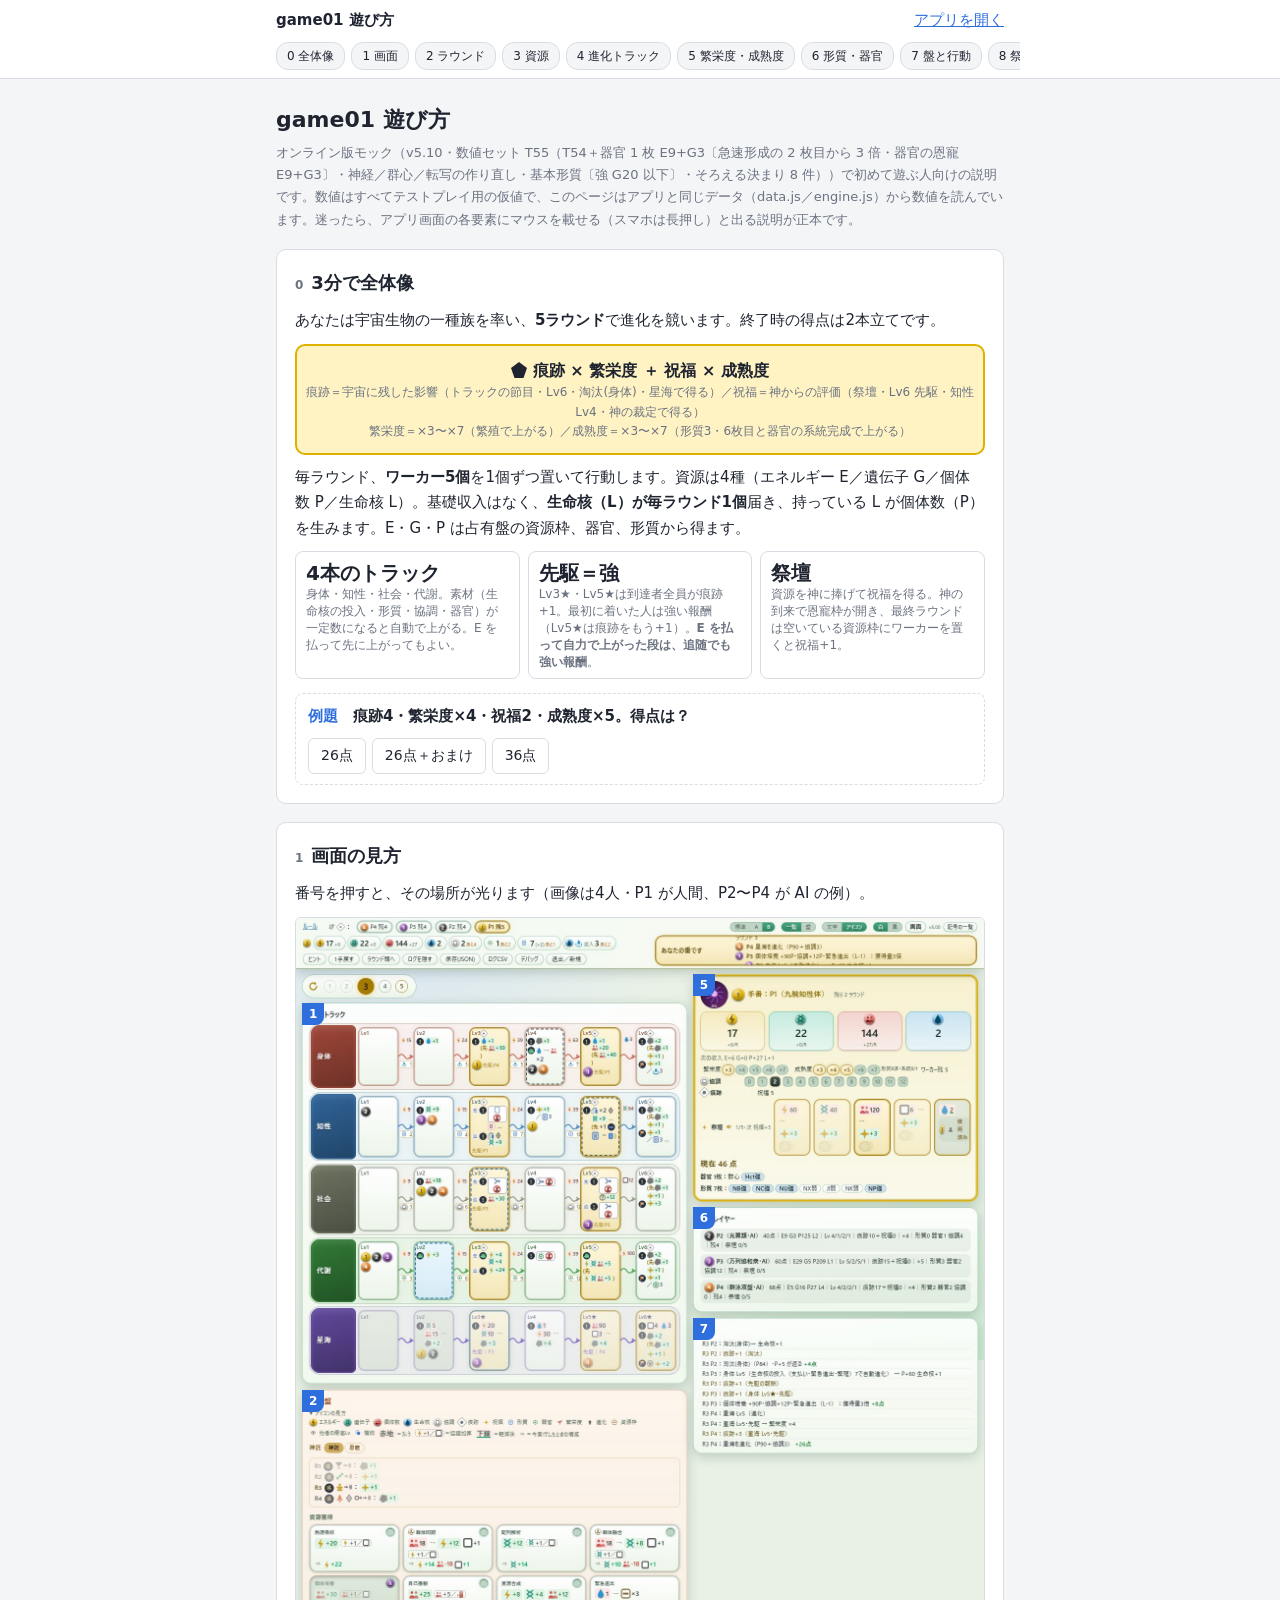
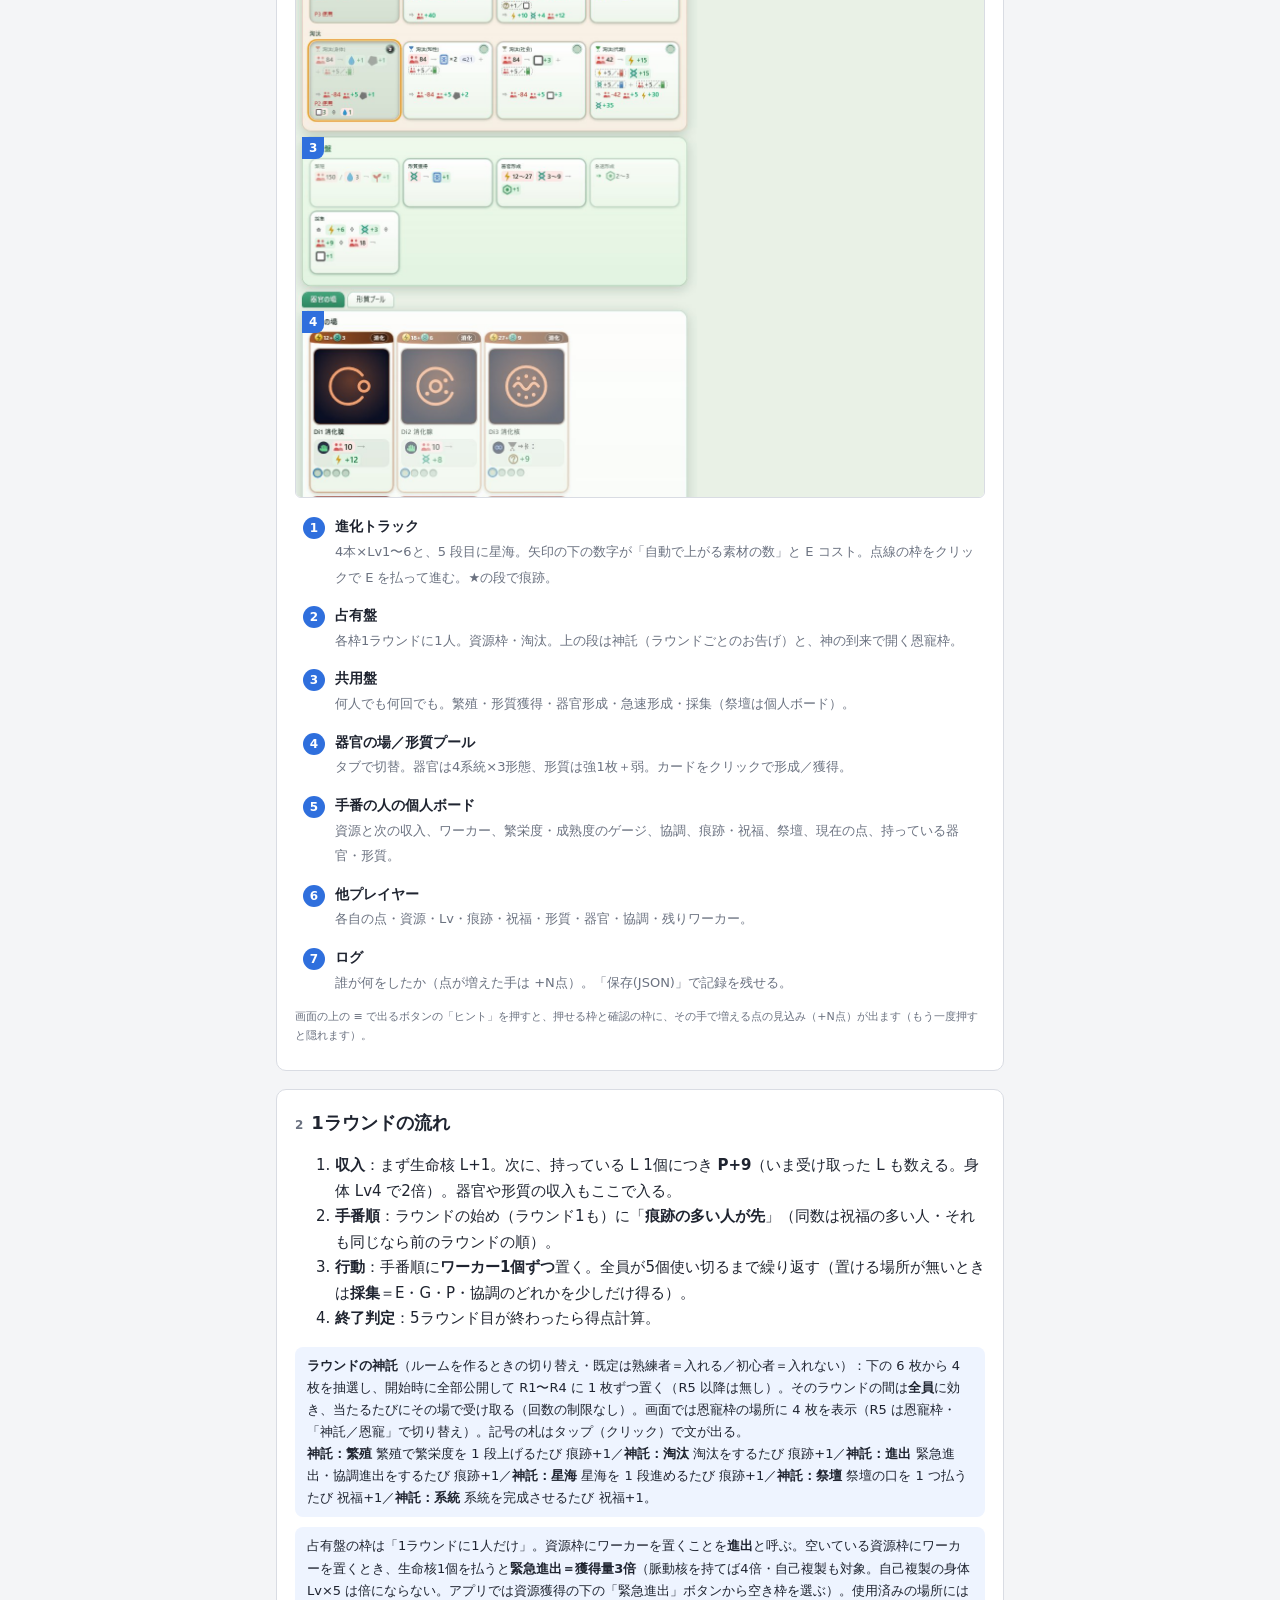
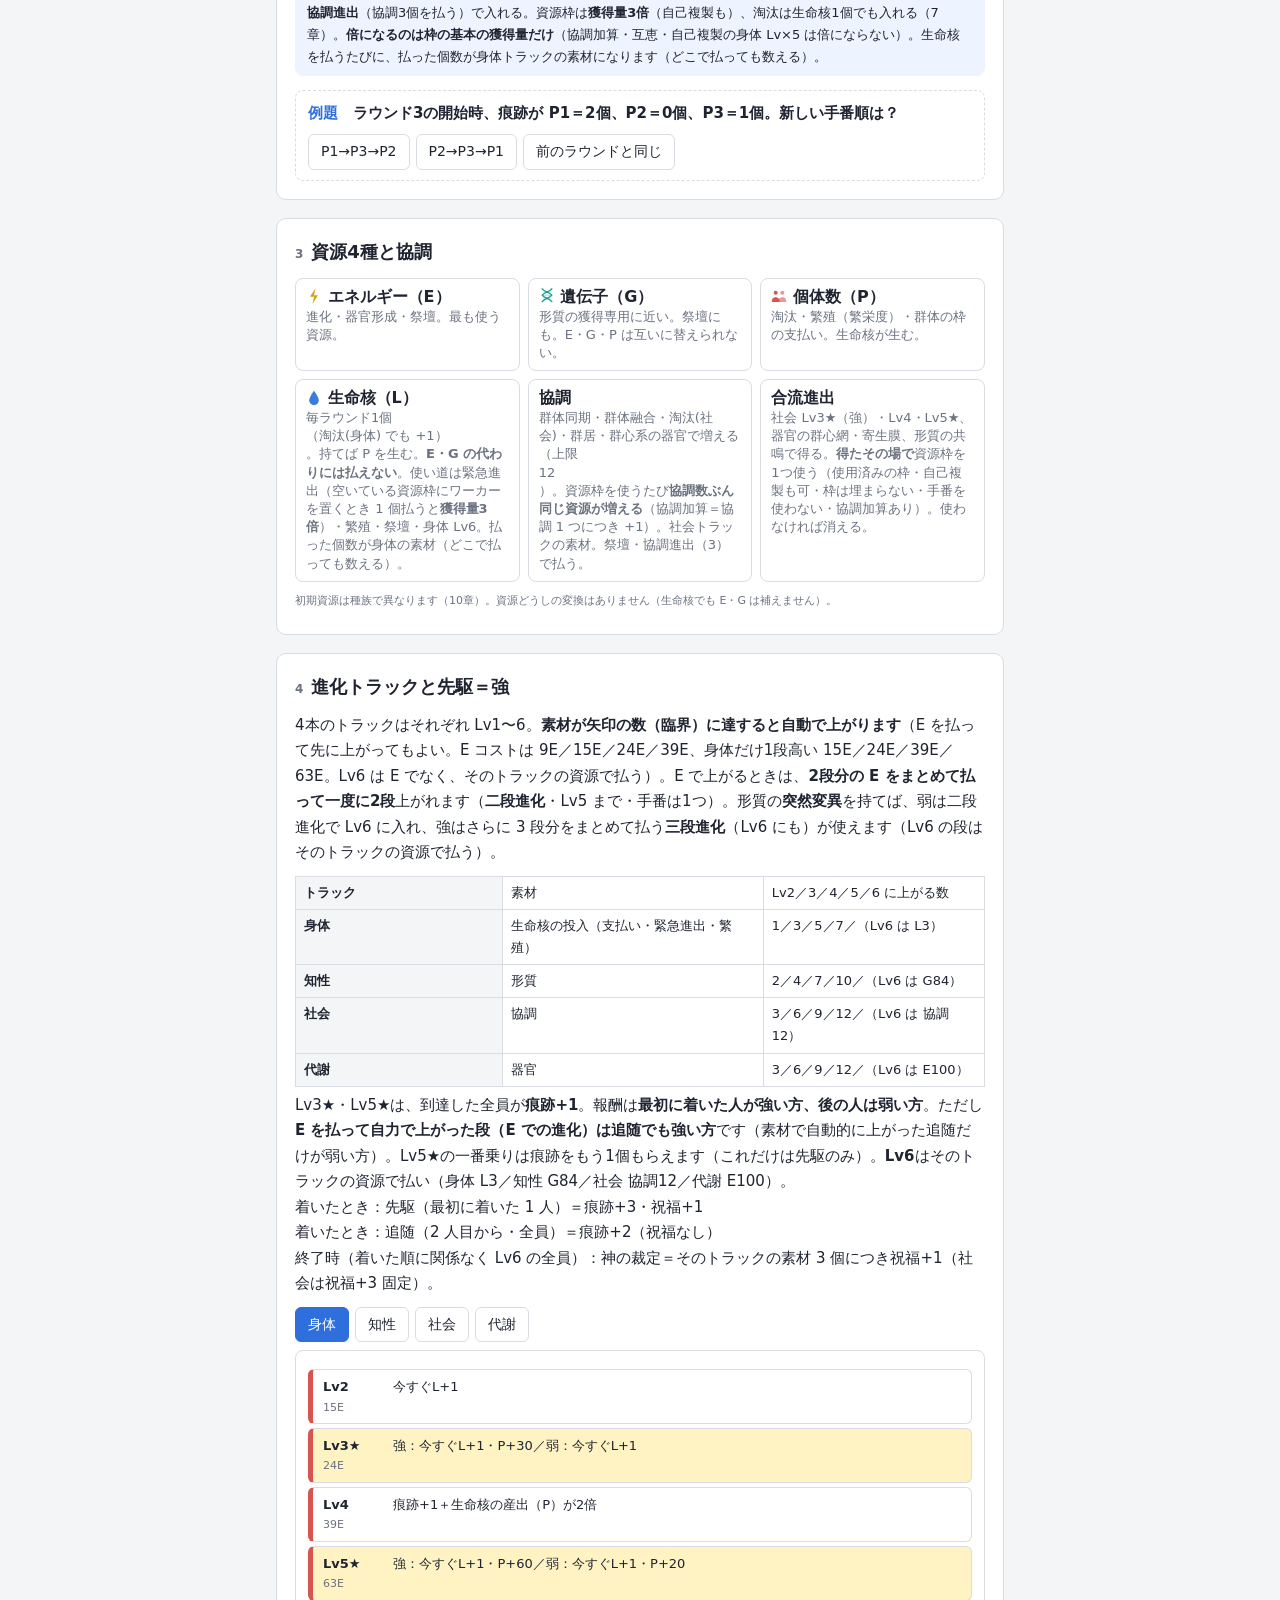
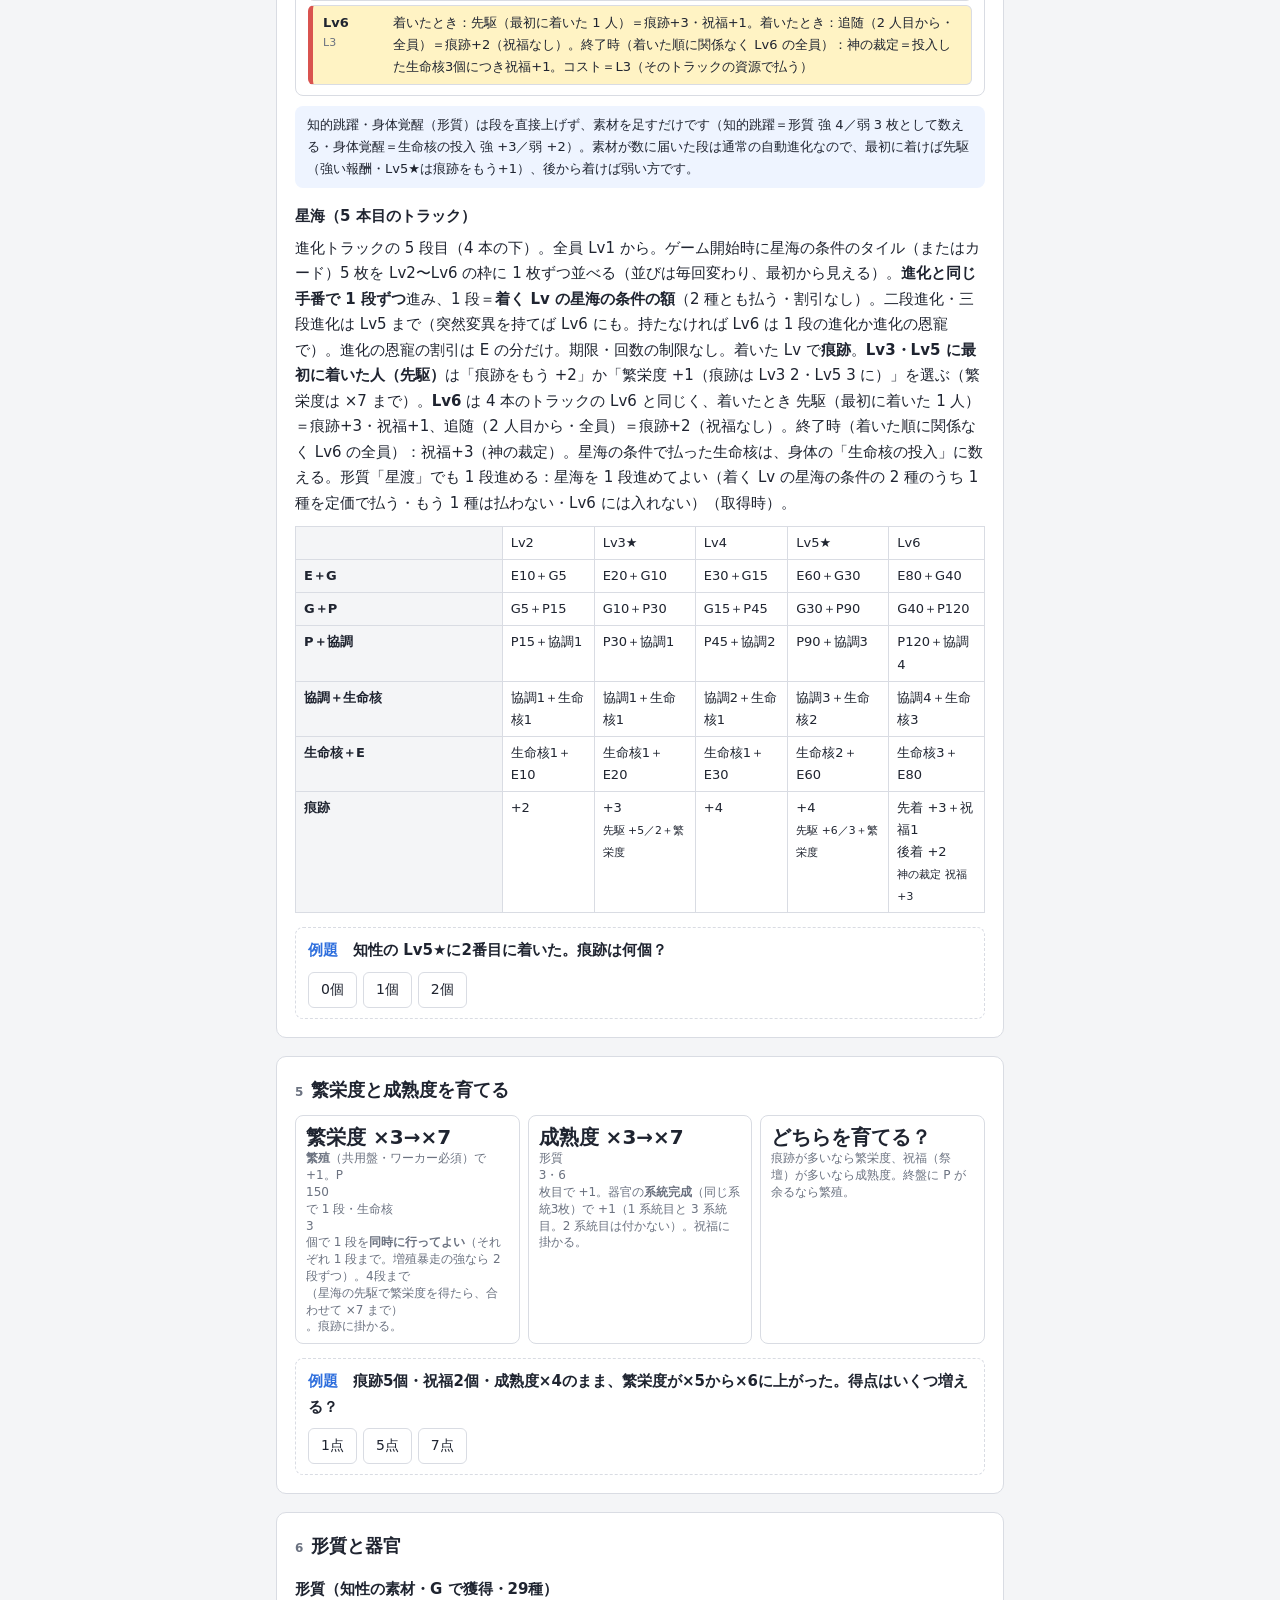
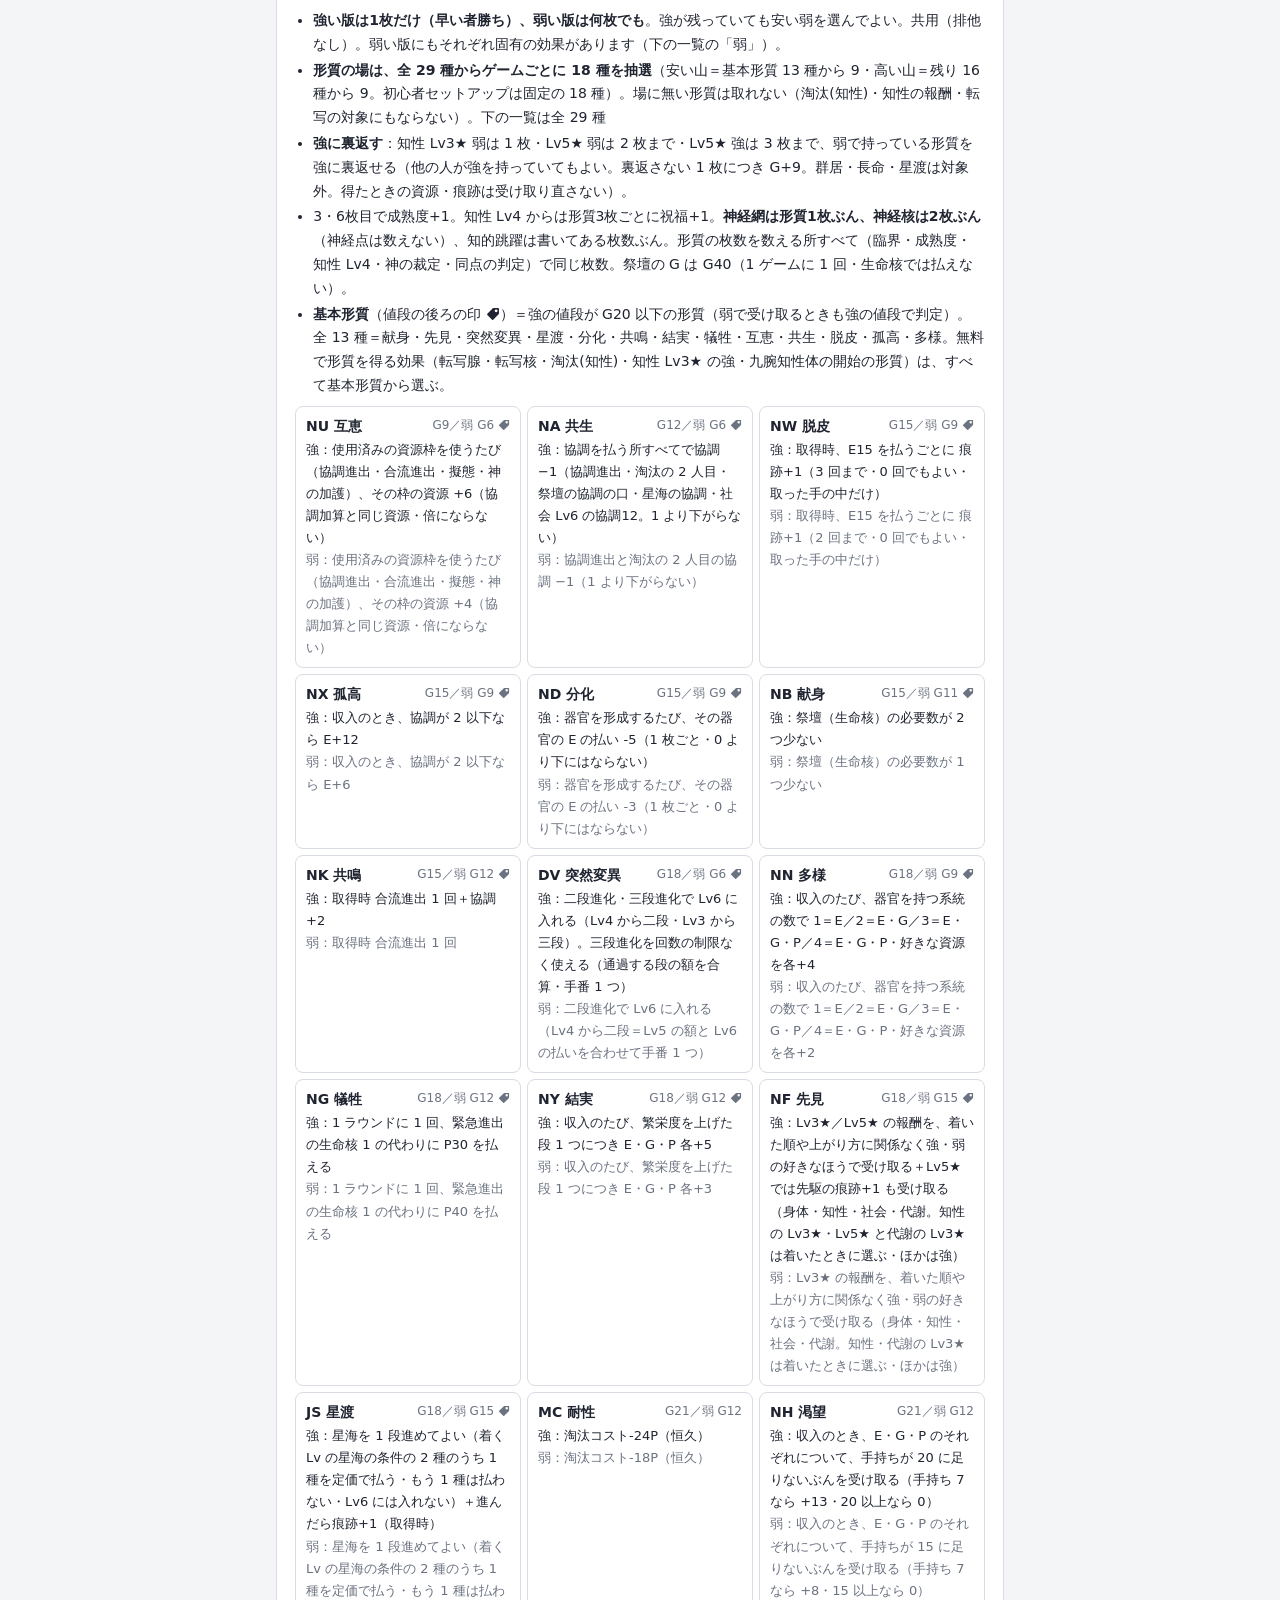
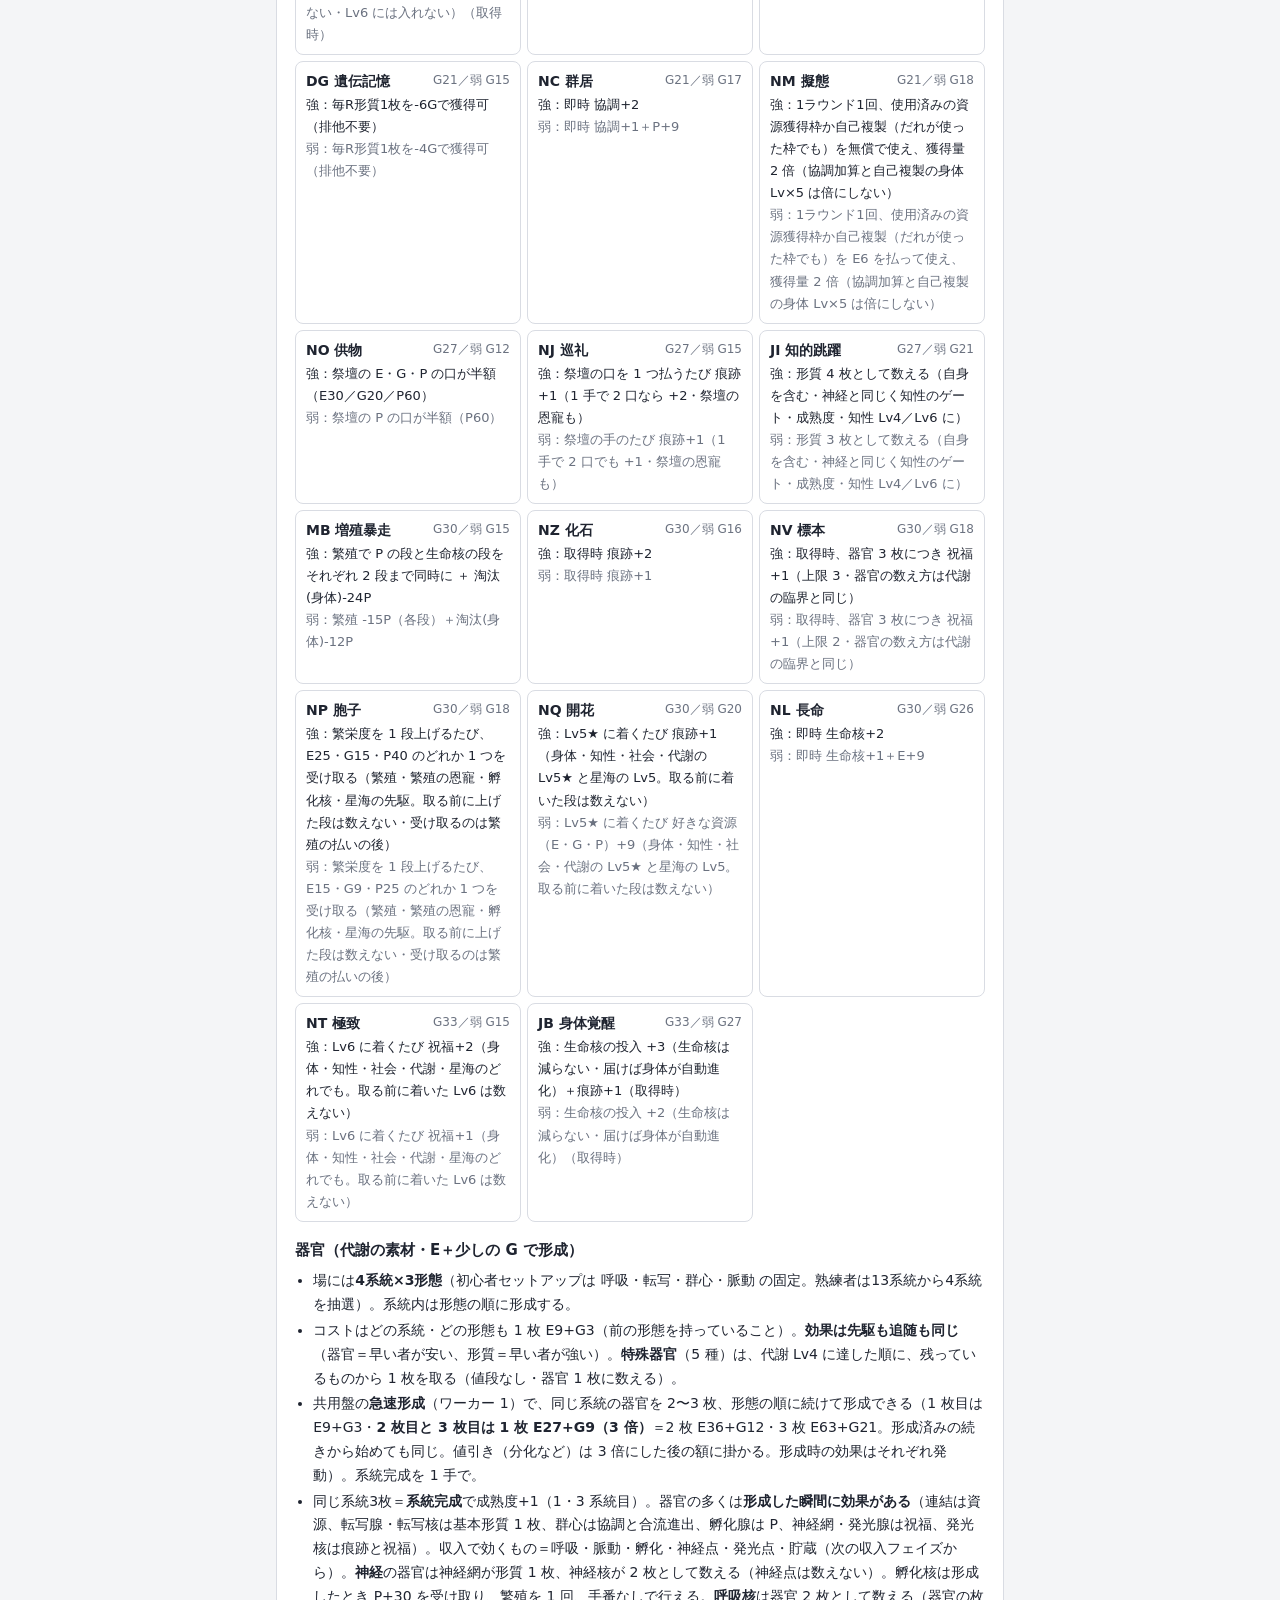
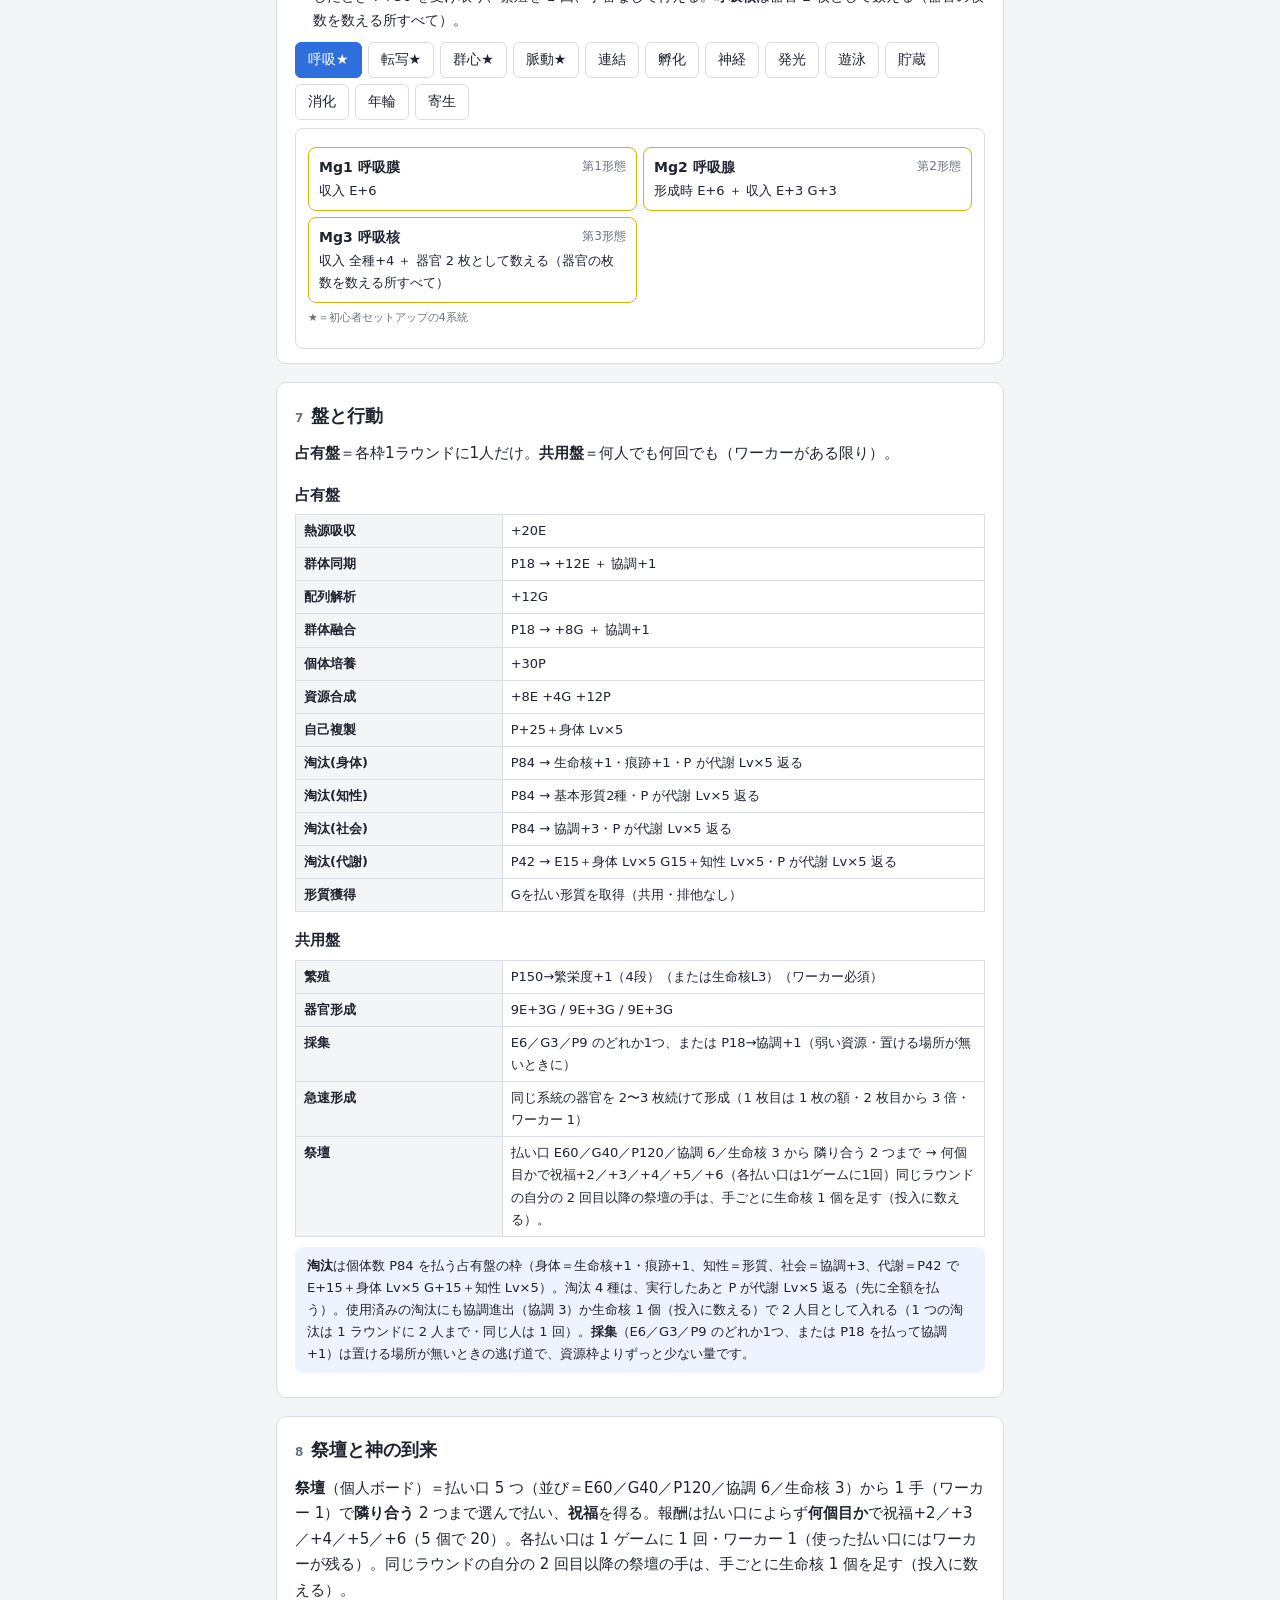
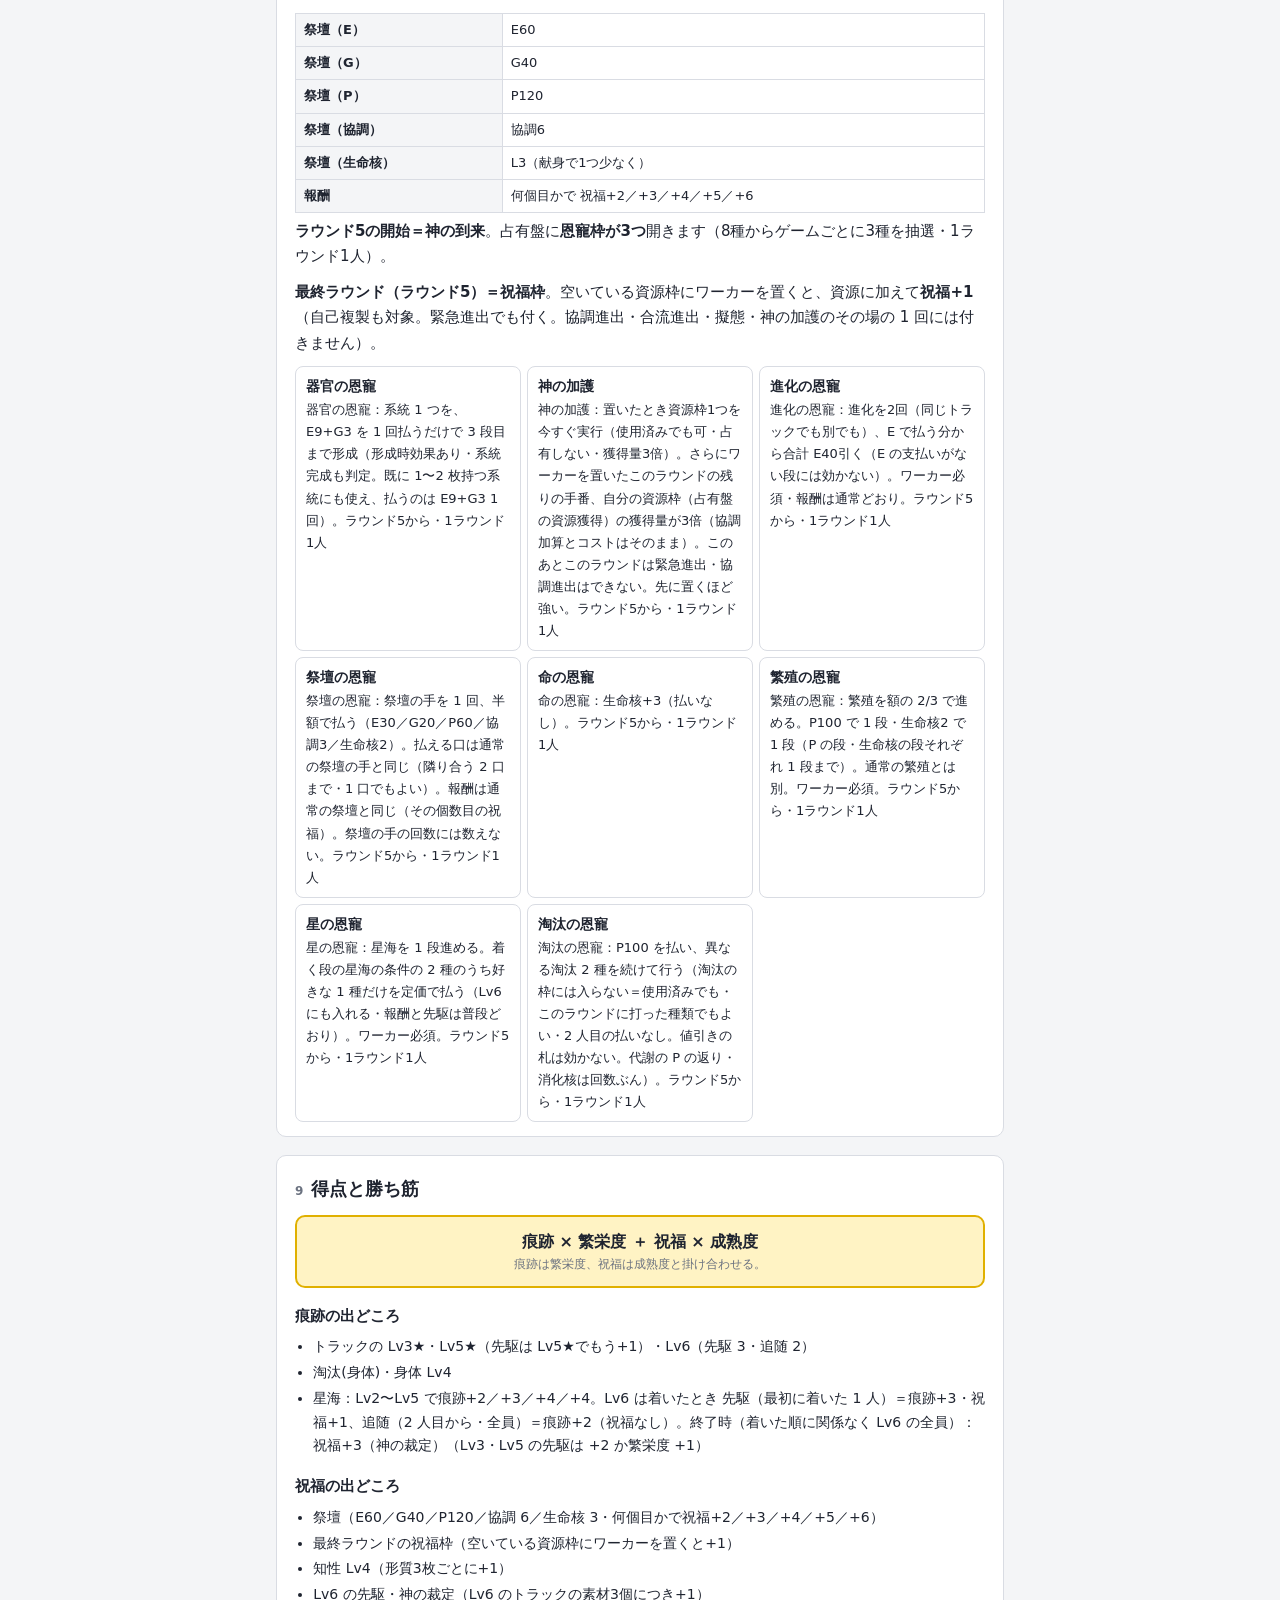
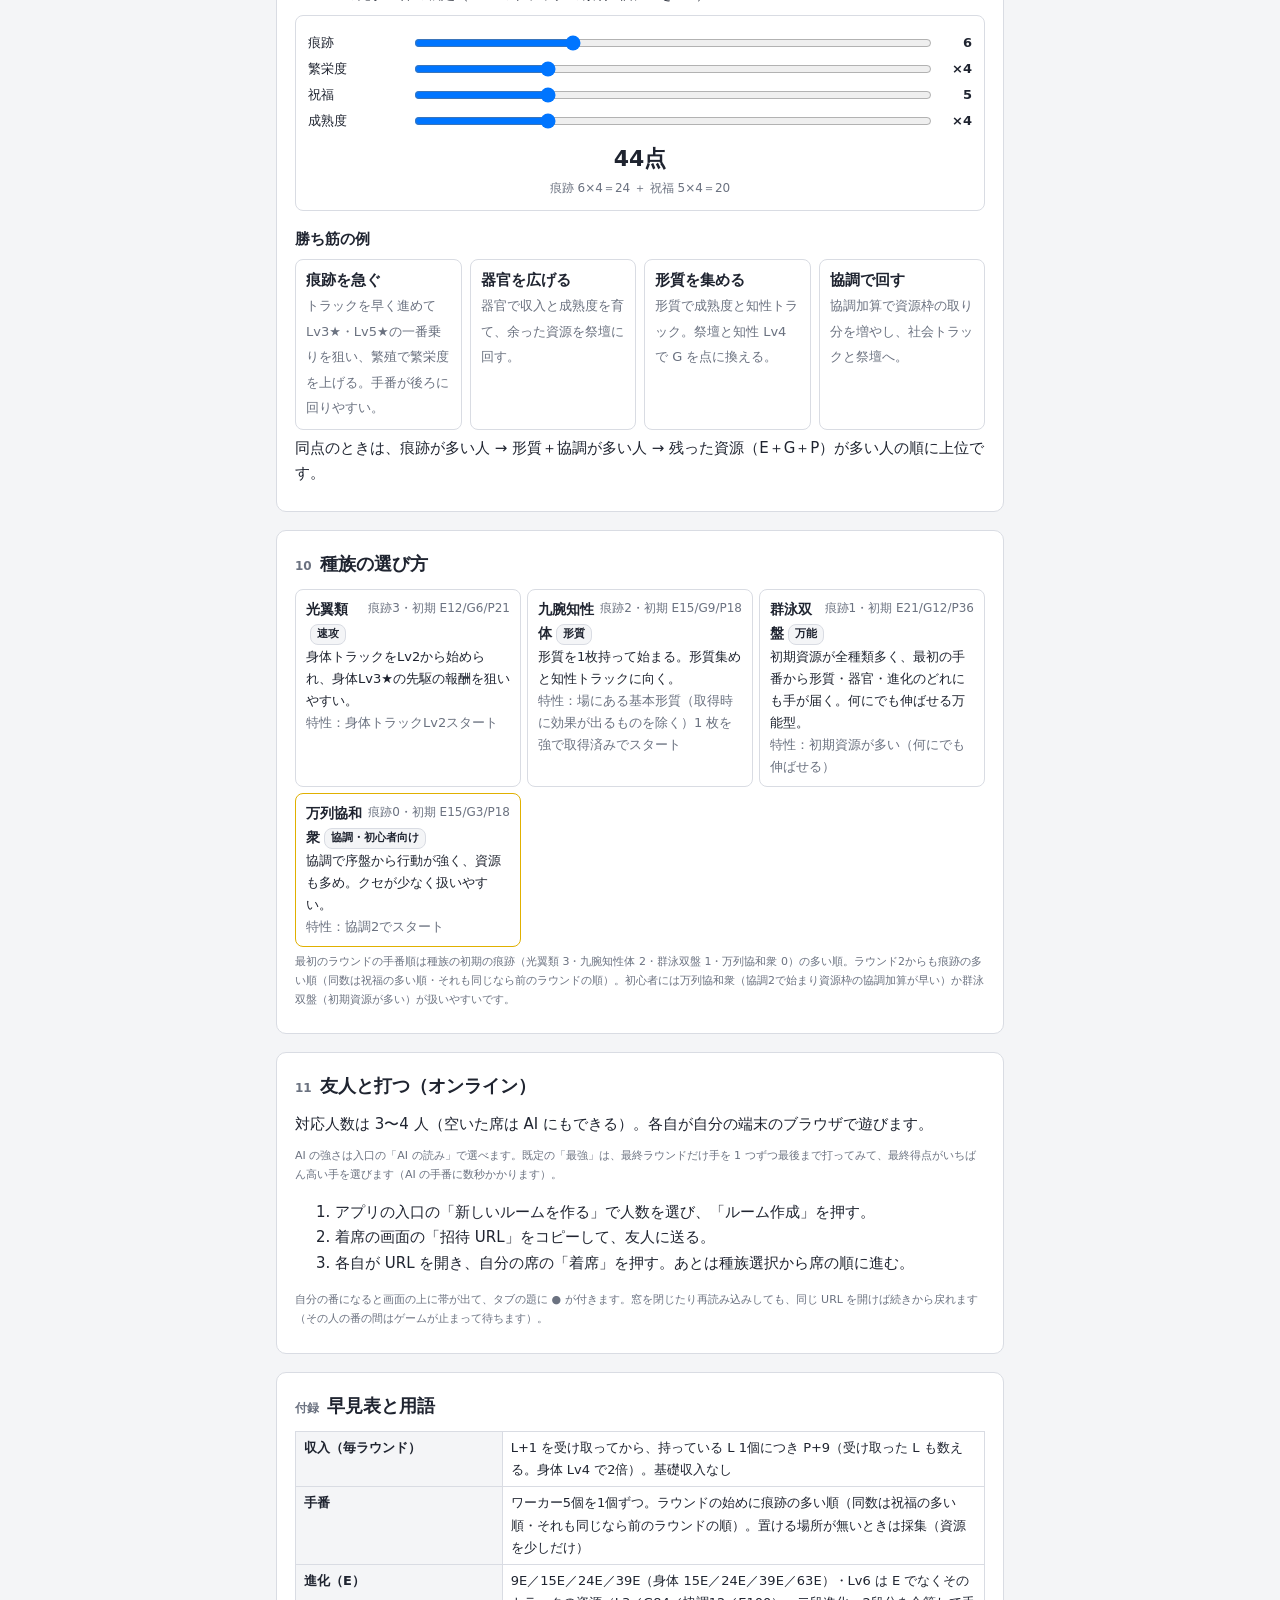
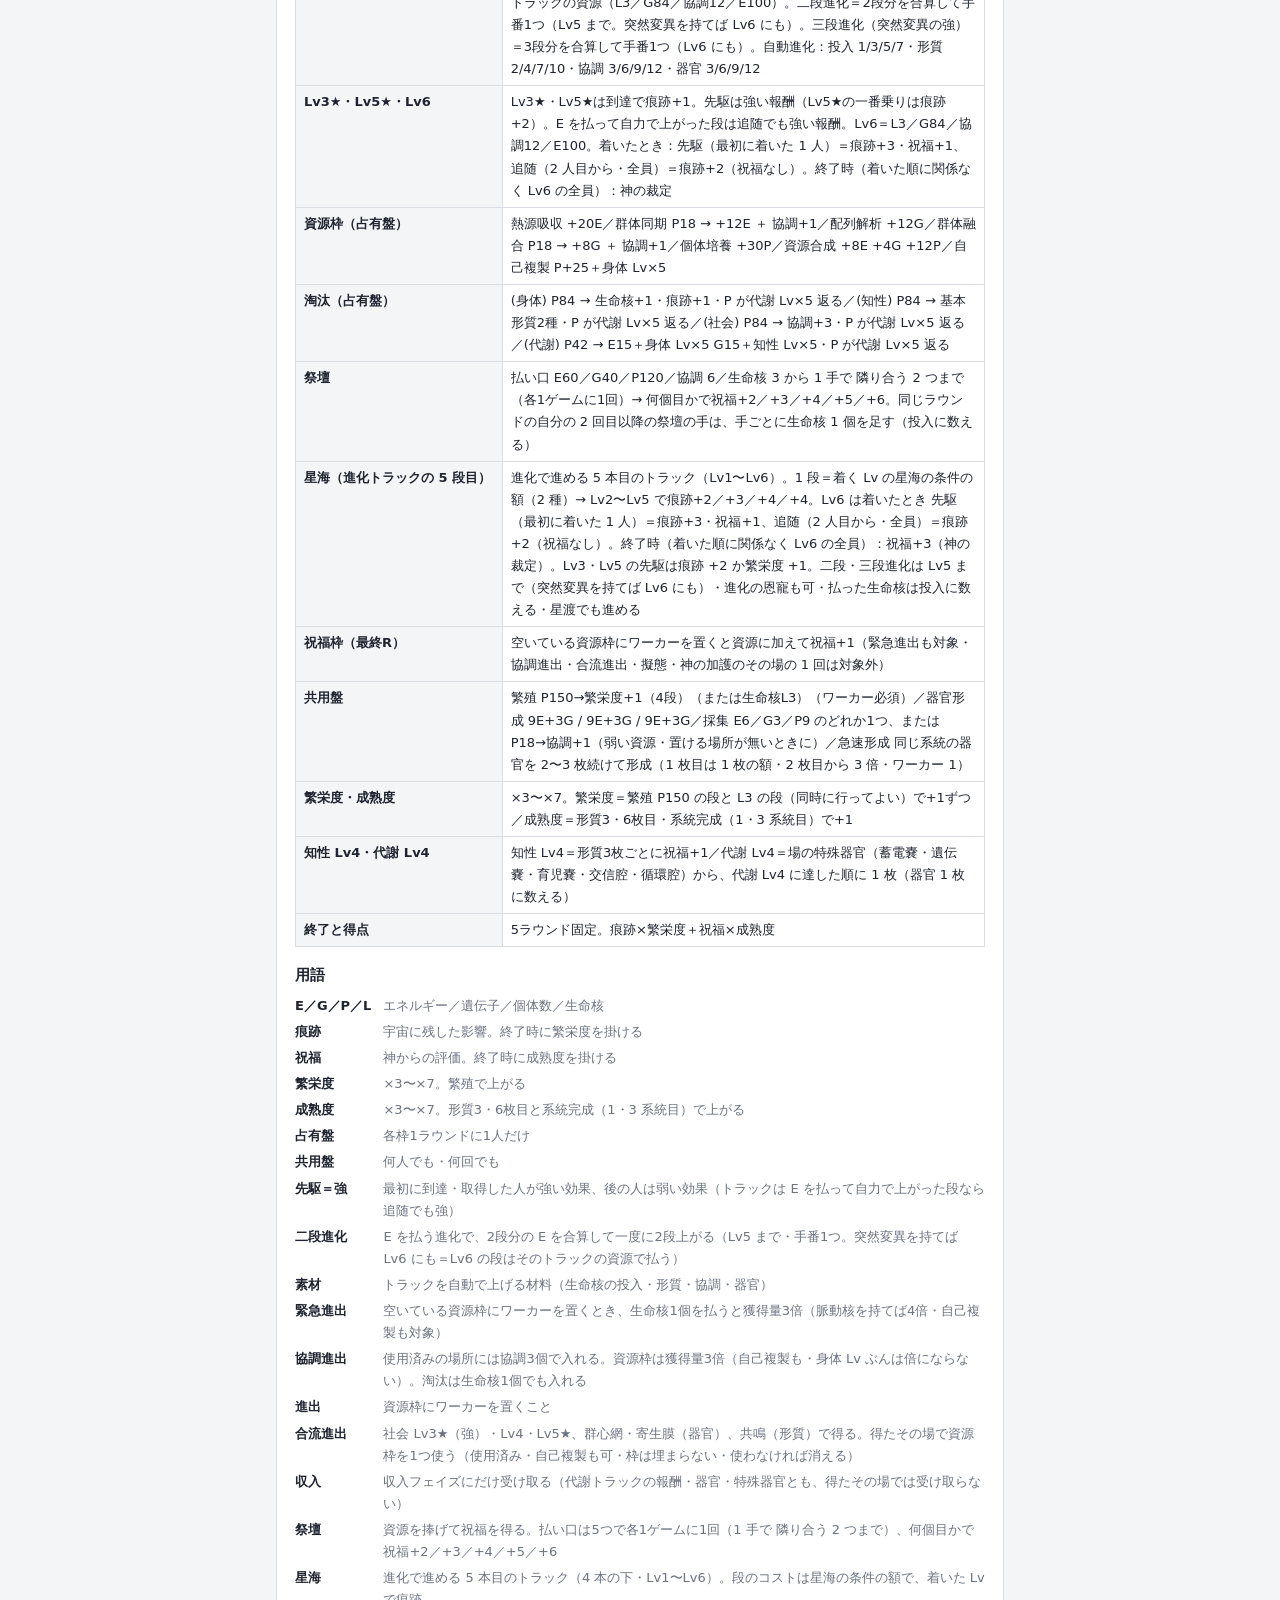
<file: guide/index.html>
<!DOCTYPE html>
<html lang="ja">
<head>
<meta charset="utf-8">
<meta name="viewport" content="width=device-width, initial-scale=1">
<title>game01 遊び方</title>
<style>
:root {
  --bg:#f4f5f7; --panel:#fff; --line:#d9dce3; --ink:#1f2430; --mute:#6b7280; --accent:#2f6fdd; --hl:#fff3c4; --hlline:#e0b000;
  --e:#d4a017; --g:#169e8c; --p:#d9534f; --l:#3b7ddd;
  --red:#d9534f; --blue:#3b7ddd; --white:#9aa3b2; --green:#3c9d5d;
  --tipbg:#eef4ff; --okbg:#eefbf0; --ngbg:#fdeeee;
}
@media (prefers-color-scheme: dark) {
  :root:not([data-theme="light"]) {
    --bg:#15181e; --panel:#1e222a; --line:#343a46; --ink:#e6e8ec; --mute:#9aa1ad; --accent:#6ea2ff; --hl:#3a3418; --hlline:#c9a227;
    --tipbg:#1d2a40; --okbg:#1b3324; --ngbg:#3a1f1f;
  }
}
:root[data-theme="dark"] {
  --bg:#15181e; --panel:#1e222a; --line:#343a46; --ink:#e6e8ec; --mute:#9aa1ad; --accent:#6ea2ff; --hl:#3a3418; --hlline:#c9a227;
  --tipbg:#1d2a40; --okbg:#1b3324; --ngbg:#3a1f1f;
}
* { box-sizing:border-box; }
body { margin:0; background:var(--bg); color:var(--ink); font:15px/1.7 system-ui, "Segoe UI", "Yu Gothic UI", "Hiragino Sans", sans-serif; }
a { color:var(--accent); }
header { position:sticky; top:0; z-index:5; background:var(--panel); border-bottom:1px solid var(--line); }
header .bar { max-width:760px; margin:0 auto; padding:8px 16px; display:flex; gap:12px; align-items:center; }
header b { font-size:15px; } header .sp { margin-left:auto; }
nav.toc { max-width:760px; margin:0 auto; padding:0 16px 8px; display:flex; gap:6px; overflow-x:auto; scrollbar-width:none; }
nav.toc a { flex:none; text-decoration:none; font-size:12px; padding:3px 10px; border-radius:12px; background:var(--bg); color:var(--ink); border:1px solid var(--line); white-space:nowrap; }
nav.toc a.off { color:var(--mute); border-style:dashed; }
main { max-width:760px; margin:0 auto; padding:16px; }
section { background:var(--panel); border:1px solid var(--line); border-radius:10px; padding:18px 18px 14px; margin-bottom:18px; scroll-margin-top:96px; }
h1 { font-size:22px; margin:6px 0 4px; } .lead { color:var(--mute); margin:0 0 18px; font-size:13px; }
h2 { font-size:18px; margin:0 0 10px; display:flex; align-items:baseline; gap:8px; }
h2 .no { font-size:12px; color:var(--mute); font-weight:600; }
h3 { font-size:15px; margin:16px 0 6px; }
p { margin:6px 0 10px; }
.ico { width:1em; height:1em; vertical-align:-.15em; }
.c-e { color:var(--e); } .c-g { color:var(--g); } .c-p { color:var(--p); } .c-l { color:var(--l); }
.tip { background:var(--tipbg); border-radius:8px; padding:8px 12px; font-size:13px; margin:10px 0; }
.kv { display:grid; grid-template-columns:repeat(3, 1fr); gap:8px; margin:10px 0; }
.kv > div { border:1px solid var(--line); border-radius:8px; padding:8px 10px; }
.kv b { display:block; font-size:20px; line-height:1.3; } .kv span { display:block; font-size:12px; line-height:1.4; color:var(--mute); }
@media (max-width: 480px) { .kv b { font-size:16px; } .kv > div { padding:6px 8px; } section { padding:14px 14px 10px; } }
.formula { text-align:center; font-weight:700; font-size:16px; padding:12px 8px; border:2px solid var(--hlline); background:var(--hl); border-radius:10px; margin:10px 0; line-height:1.6; }
.formula small { display:block; font-weight:400; font-size:12px; color:var(--mute); }
.prov { font-size:11px; color:var(--mute); }
/* 例題 */
.ex { border:1px dashed var(--line); border-radius:8px; padding:10px 12px; margin:14px 0 4px; }
.ex .q { font-weight:600; } .ex .q::before { content:"例題　"; color:var(--accent); }
.choices { display:flex; flex-wrap:wrap; gap:6px; margin:8px 0 0; }
button { font:inherit; font-size:14px; cursor:pointer; border:1px solid var(--line); background:var(--panel); color:var(--ink); border-radius:6px; padding:5px 12px; }
button:disabled { opacity:.4; cursor:default; }
button.on { background:var(--accent); border-color:var(--accent); color:#fff; }
.ans { display:none; margin-top:8px; padding:8px 10px; border-radius:6px; font-size:13px; }
.ans.ok { display:block; background:var(--okbg); } .ans.ng { display:block; background:var(--ngbg); }
/* 画面の見方 */
.shot { position:relative; border:1px solid var(--line); border-radius:6px; overflow:hidden; }
.shot img { display:block; width:100%; height:auto; }
.shot .hs { position:absolute; border:2px solid transparent; border-radius:6px; cursor:pointer; padding:0; background:transparent; }
.shot .hs i { position:absolute; left:-2px; top:-2px; font-style:normal; font-size:12px; font-weight:700; width:22px; height:22px; line-height:22px; text-align:center; border-radius:0 0 8px 0; background:var(--accent); color:#fff; }
.shot .hs.on { border-color:var(--hlline); background:rgba(255, 214, 10, .14); }
.hslist { list-style:none; padding:0; margin:10px 0 0; }
.hslist li { display:flex; gap:10px; padding:7px 8px; border-radius:6px; cursor:pointer; }
.hslist li.on { background:var(--hl); }
.hslist .n { flex:none; width:22px; height:22px; line-height:22px; text-align:center; border-radius:50%; background:var(--accent); color:#fff; font-size:12px; font-weight:700; margin-top:2px; }
.hslist b { display:block; font-size:14px; } .hslist span { font-size:13px; color:var(--mute); }
.hslist li.on span { color:var(--ink); }
/* ラウンドの流れ */
.stepper { border:1px solid var(--line); border-radius:8px; padding:12px; }
.dots { display:flex; gap:4px; margin-bottom:8px; } .dots i { flex:1; height:4px; border-radius:2px; background:var(--line); } .dots i.on { background:var(--accent); }
.st-title { font-weight:700; } .st-body { font-size:14px; min-height:3.4em; }
.rows { margin:10px 0; display:grid; gap:4px; }
.prow { display:grid; grid-template-columns:68px 1fr auto; align-items:center; gap:8px; padding:4px 8px; border-radius:6px; font-size:13px; }
.prow.now { background:var(--hl); outline:2px solid var(--hlline); }
.prow .nm { font-weight:600; } .prow .gm { color:var(--mute); font-size:12px; white-space:nowrap; }
.tok { display:inline-block; width:16px; height:16px; margin-right:3px; border-radius:50%; vertical-align:-3px; }
.tok.w { background:var(--ink); } .tok.at { border:2px solid var(--ink); } .tok.used { opacity:.15; }
.st-nav { display:flex; justify-content:space-between; align-items:center; }
.legend { font-size:12px; color:var(--mute); }
.soon { color:var(--mute); font-size:13px; }
/* タブ */
.tabs { display:flex; gap:6px; flex-wrap:wrap; margin:10px 0 0; }
.tabbody { border:1px solid var(--line); border-radius:8px; padding:10px 12px; margin-top:8px; font-size:14px; }
.tabbody h4 { margin:2px 0 2px; font-size:13px; color:var(--mute); } .tabbody ul { margin:2px 0 8px; padding-left:1.3em; }
/* トラック */
.lanev { margin-top:8px; display:grid; gap:4px; }
.lanev .nd { display:grid; grid-template-columns:62px 1fr; gap:8px; border:1px solid var(--line); border-left-width:5px; border-radius:6px; padding:6px 10px; font-size:13px; }
.lanev .nd.star { background:var(--hl); }
.lanev .nd b { font-size:13px; } .lanev .nd small { display:block; color:var(--mute); font-size:11px; }
.lanev .rs { display:block; } .lanev .rw { display:block; color:var(--mute); }
.race { border:1px solid var(--line); border-radius:8px; padding:10px 12px; margin:10px 0; }
.race-h { font-size:13px; color:var(--mute); }
.race-out { margin-top:8px; font-size:13px; display:grid; gap:4px; }
.race-out div { padding:4px 8px; border-radius:6px; background:var(--bg); }
.race-out div.first { background:var(--okbg); }
/* 倍率 */
.coef { border:1px solid var(--line); border-radius:8px; padding:12px; text-align:center; }
.coef-toks { display:flex; justify-content:center; gap:10px; }
.coef-toks span { display:flex; flex-direction:column; align-items:center; font-size:11px; color:var(--mute); }
.coef-toks i { width:30px; height:30px; border-radius:50%; display:block; margin-bottom:2px; }
.coef-toks i.W { background:var(--ink); } .coef-toks i.AT { border:3px solid var(--ink); } .coef-toks i.S { background:var(--hlline); box-shadow:0 0 0 3px var(--ink); }
.coef-x { font-size:28px; font-weight:800; margin:6px 0; }
.coef .choices { justify-content:center; }
.coef-msg { font-size:13px; color:var(--mute); min-height:1.6em; margin-top:6px; }
.kv3 span { font-size:13px; } .kv3 b { font-size:16px; }
@media (max-width: 480px) { .kv3 { grid-template-columns:1fr; } }
ul.pts { margin:4px 0 8px; padding-left:1.3em; font-size:14px; } ul.pts li { margin:2px 0; }
.clist { display:grid; grid-template-columns:repeat(auto-fill, minmax(220px, 1fr)); gap:6px; margin-top:8px; }
.clist .cd { border:1px solid var(--line); border-radius:8px; padding:8px 10px; font-size:13px; }
.clist .cd b { display:block; font-size:14px; } .clist .cd .c { float:right; font-size:12px; color:var(--mute); }
.clist .cd .s { display:block; } .clist .cd .w { display:block; color:var(--mute); }
.clist .cd.beg { border-color:var(--hlline); }
.clist .tag { display:inline-block; font-size:11px; padding:0 6px; border-radius:8px; background:var(--bg); border:1px solid var(--line); margin-left:4px; vertical-align:1px; }
.calc { border:1px solid var(--line); border-radius:8px; padding:12px; }
.calc label { display:grid; grid-template-columns:96px 1fr 34px; align-items:center; gap:8px; font-size:13px; margin:4px 0; }
.calc input[type=range] { width:100%; } .calc output { text-align:right; font-weight:700; }
.calc .tot { font-size:22px; font-weight:800; text-align:center; margin-top:8px; } .calc .bd { text-align:center; font-size:12px; color:var(--mute); }
.routes { display:grid; grid-template-columns:repeat(auto-fit, minmax(160px, 1fr)); gap:8px; }
.routes > div { border:1px solid var(--line); border-radius:8px; padding:8px 10px; } .routes b { display:block; } .routes span { font-size:13px; color:var(--mute); }
table.qt { border-collapse:collapse; width:100%; font-size:13px; }
table.qt th, table.qt td { border:1px solid var(--line); padding:5px 8px; text-align:left; vertical-align:top; } table.qt th { width:30%; background:var(--bg); font-weight:600; }
dl.gl { display:grid; grid-template-columns:max-content 1fr; gap:4px 12px; font-size:13px; margin:0; }
dl.gl dt { font-weight:700; } dl.gl dd { margin:0; color:var(--mute); }
@media (max-width: 480px) { dl.gl { grid-template-columns:1fr; } dl.gl dd { margin-bottom:6px; } }
footer { max-width:760px; margin:0 auto; padding:0 16px 32px; font-size:12px; color:var(--mute); }
</style>
</head>
<body>
<header>
  <div class="bar"><b>game01 遊び方</b><a class="sp" href="../app/">アプリを開く</a></div>
  <nav class="toc">
    <a href="#c0">0 全体像</a><a href="#c1">1 画面</a><a href="#c2">2 ラウンド</a><a href="#c3">3 資源</a><a href="#c4">4 進化トラック</a><a href="#c5">5 繁栄度・成熟度</a><a href="#c6">6 形質・器官</a><a href="#c7">7 盤と行動</a><a href="#c8" id="k-c8n">8 祭壇と神の到来</a><a href="#c9">9 得点</a><a href="#c10">10 種族</a><a href="#fr">11 友人と打つ</a><a href="#ax">付録</a><a href="symbols.html">記号一覧</a><a href="#nt">付記</a>
  </nav>
</header>

<main>
<h1>game01 遊び方</h1>
<p class="lead">オンライン版モック（<span id="k-ver"></span>・数値セット <span id="k-rules"></span>）で初めて遊ぶ人向けの説明です。数値はすべてテストプレイ用の仮値で、このページはアプリと同じデータ（data.js／engine.js）から数値を読んでいます。迷ったら、アプリ画面の各要素にマウスを載せる（スマホは長押し）と出る説明が正本です。</p>

<section id="c0">
<h2><span class="no">0</span>3分で全体像</h2>
<p>あなたは宇宙生物の一種族を率い、<strong id="k-rounds"></strong>で進化を競います。終了時の得点は2本立てです。</p>
<div class="formula">
  <svg class="ico"><use href="#ico-gem"/></svg> 痕跡 × 繁栄度 ＋ 祝福 × 成熟度
  <small>痕跡＝宇宙に残した影響（トラックの節目・Lv6・淘汰(身体)<span id="k-star0"></span>で得る）／祝福＝神からの評価（祭壇・Lv6 先駆・知性 Lv4・神の裁定で得る）<br>繁栄度＝×3〜×7（繁殖で上がる）／成熟度＝×3〜×7（形質3・6枚目と器官の系統完成で上がる）</small>
</div>
<p>毎ラウンド、<strong>ワーカー5個</strong>を1個ずつ置いて行動します。資源は4種（<span id="k-res"></span>）。基礎収入はなく、<strong>生命核（L）が毎ラウンド1個</strong>届き、持っている L が個体数（P）を生みます。E・G・P は占有盤の資源枠、器官、形質から得ます。</p>
<div class="kv">
  <div><b>4本のトラック</b><span>身体・知性・社会・代謝。素材（生命核の投入・形質・協調・器官）が一定数になると自動で上がる。E を払って先に上がってもよい。</span></div>
  <div><b>先駆＝強</b><span>Lv3★・Lv5★は到達者全員が痕跡+1。最初に着いた人は強い報酬（Lv5★は痕跡をもう+1）。<strong>E を払って自力で上がった段は、追随でも強い報酬</strong>。</span></div>
  <div><b>祭壇</b><span>資源を神に捧げて祝福を得る。神の到来で恩寵枠が開き、最終ラウンドは空いている資源枠にワーカーを置くと祝福+1。</span></div>
</div>
<div class="ex"><div class="q">痕跡4・繁栄度×4・祝福2・成熟度×5。得点は？</div>
  <div class="choices"><button data-ex="score" data-v="0">26点</button><button data-ex="score" data-v="1">26点＋おまけ</button><button data-ex="score" data-v="2">36点</button></div><div class="ans" id="ans-score"></div></div>
</section>

<section id="c1">
<h2><span class="no">1</span>画面の見方</h2>
<p>番号を押すと、その場所が光ります（画像は4人・P1 が人間、P2〜P4 が AI の例）。</p>
<div class="shot"><img src="img/app_overview.jpg" alt="アプリ画面"><div id="hs"></div></div>
<ul class="hslist" id="hslist"></ul>
<p class="prov">画面の上の ≡ で出るボタンの「ヒント」を押すと、押せる枠と確認の枠に、その手で増える点の見込み（+N点）が出ます（もう一度押すと隠れます）。</p>
</section>

<section id="c2">
<h2><span class="no">2</span>1ラウンドの流れ</h2>
<ol class="pts">
  <li><strong>収入</strong>：まず生命核 L+1。次に、持っている L 1個につき <strong>P+<span id="k-yield"></span></strong>（いま受け取った L も数える。身体 Lv4 で2倍）。器官や形質の収入もここで入る。</li>
  <li id="k-order1"><strong>手番順</strong>：ラウンド2からは「<strong>痕跡の少ない人が先</strong>」（同数なら前のラウンドの順）。先行している人ほど後手に回る。</li>
  <li><strong>行動</strong>：手番順に<strong>ワーカー1個ずつ</strong>置く。全員が5個使い切るまで繰り返す（置ける場所が無いときは<strong>採集</strong>＝E・G・P・協調のどれかを少しだけ得る）。</li>
  <li><strong>終了判定</strong>：<span id="k-rounds2"></span>ラウンド目が終わったら得点計算。</li>
</ol>
<div class="tip" id="k-oracle" hidden></div>
<div class="tip">占有盤の枠は「1ラウンドに1人だけ」。資源枠にワーカーを置くことを<strong>進出</strong>と呼ぶ。空いている資源枠にワーカーを置くとき、生命核1個を払うと<strong>緊急進出＝獲得量3倍</strong>（脈動核を持てば4倍・<span id="k-pbl">自己複製は対象外</span>。アプリでは資源獲得の下の「緊急進出」ボタンから空き枠を選ぶ）。使用済みの場所には <strong>協調進出</strong>（協調3個を払う）で入れる。資源枠は<strong>獲得量<span id="k-cbm">2</span>倍</strong><span id="k-pbc"></span>、淘汰は生命核1個でも入れる（7章）。<strong>倍になるのは枠の基本の獲得量だけ</strong>（協調加算・互恵・自己複製の身体 Lv×5 は倍にならない）。生命核を払うたびに、払った個数が身体トラックの素材になります（どこで払っても数える）。</div>
<div class="ex"><div class="q">ラウンド3の開始時、痕跡が P1＝2個、P2＝0個、P3＝1個。新しい手番順は？</div>
  <div class="choices"><button data-ex="order" data-v="0">P1→P3→P2</button><button data-ex="order" data-v="1">P2→P3→P1</button><button data-ex="order" data-v="2">前のラウンドと同じ</button></div><div class="ans" id="ans-order"></div></div>
</section>

<section id="c3">
<h2><span class="no">3</span>資源4種と協調</h2>
<div class="kv kv3">
  <div><b><svg class="ico c-e"><use href="#ico-e"/></svg> エネルギー（E）</b><span>進化・器官形成・祭壇。最も使う資源。</span></div>
  <div><b><svg class="ico c-g"><use href="#ico-g"/></svg> 遺伝子（G）</b><span>形質の獲得専用に近い。祭壇にも。E・G・P は互いに替えられない。</span></div>
  <div><b><svg class="ico c-p"><use href="#ico-pop"/></svg> 個体数（P）</b><span>淘汰・繁殖（繁栄度）・群体の枠の支払い。生命核が生む。</span></div>
  <div><b><svg class="ico c-l"><use href="#ico-life"/></svg> 生命核（L）</b><span>毎ラウンド1個<span id="k-lmb"></span>。持てば P を生む。<strong>E・G の代わりには払えない</strong>。使い道は緊急進出（空いている資源枠にワーカーを置くとき 1 個払うと<strong>獲得量3倍</strong>）・繁殖・祭壇・身体 Lv6。払った個数が身体の素材（どこで払っても数える）。</span></div>
  <div><b>協調</b><span>群体同期・群体融合・淘汰(社会)・群居・群心系の器官で増える（上限 <span id="k-coopmax"></span>）。資源枠を使うたび<strong>協調数ぶん同じ資源が増える</strong>（協調加算＝協調 1 つにつき +1）。社会トラックの素材。祭壇・協調進出（3）で払う。</span></div>
  <div><b>合流進出</b><span>社会 Lv3★（強）・Lv4・Lv5★、器官の群心網・寄生膜、形質の共鳴で得る。<strong>得たその場で</strong>資源枠を1つ使う（使用済みの枠・自己複製も可・枠は埋まらない・手番を使わない・協調加算あり）。使わなければ消える。</span></div>
</div>
<p class="prov">初期資源は種族で異なります（10章）。資源どうしの変換はありません（生命核でも E・G は補えません）。</p>
</section>

<section id="c4">
<h2><span class="no">4</span>進化トラックと先駆＝強</h2>
<p>4本のトラックはそれぞれ Lv1〜6。<strong>素材が矢印の数（臨界）に達すると自動で上がります</strong>（E を払って先に上がってもよい。E コストは <span id="k-step"></span>、身体だけ1段高い <span id="k-bstep"></span><span id="k-lv6e">。Lv6 は E でなく、そのトラックの資源で払う</span>）。E で上がるときは、<strong>2段分の E をまとめて払って一度に2段</strong>上がれます（<strong>二段進化</strong>・Lv5 まで・手番は1つ）。<span id="k-dv"></span></p>
<table class="qt" id="gates"></table>
<p>Lv3★・Lv5★は、到達した全員が<strong>痕跡+1</strong>。報酬は<strong>最初に着いた人が強い方、後の人は弱い方</strong>。ただし<strong>E を払って自力で上がった段（E での進化<span id="k-leapE">・知的跳躍・身体覚醒</span>）は追随でも強い方</strong>です（素材で自動的に上がった追随だけが弱い方）。Lv5★の一番乗りは痕跡をもう1個もらえます（これだけは先駆のみ）。<strong>Lv6</strong>はそのトラックの資源で払い（<span id="k-lv6"></span>）。<br>着いたとき：先駆（最初に着いた 1 人）＝痕跡+3・祝福+1<br>着いたとき：追随（2 人目から・全員）＝痕跡+2（祝福なし）<br>終了時（着いた順に関係なく Lv6 の全員）：神の裁定＝そのトラックの素材 3 個につき祝福+1（社会は祝福+3 固定）。</p>
<div class="tabs" id="tr-tabs"></div><div class="tabbody" id="tr-body"></div>
<div class="tip" id="k-jump">知的跳躍・身体覚醒（形質）は段を直接上げず、素材を足すだけです（知的跳躍＝形質 <span id="k-ji">強 4／弱 3</span> 枚として数える・身体覚醒＝生命核の投入 <span id="k-jb">強 +3／弱 +2</span>）。素材が数に届いた段は通常の自動進化なので、最初に着けば先駆（強い報酬・Lv5★は痕跡をもう+1）、後から着けば弱い方です。</div>
<h3 id="k-starh" hidden></h3>
<p id="k-starp" hidden></p>
<table class="qt" id="star" hidden></table>
<div class="ex"><div class="q">知性の Lv5★に2番目に着いた。痕跡は何個？</div>
  <div class="choices"><button data-ex="lv5" data-v="0">0個</button><button data-ex="lv5" data-v="1">1個</button><button data-ex="lv5" data-v="2">2個</button></div><div class="ans" id="ans-lv5"></div></div>
</section>

<section id="c5">
<h2><span class="no">5</span>繁栄度と成熟度を育てる</h2>
<div class="kv">
  <div><b>繁栄度 ×3→×7</b><span><strong>繁殖</strong>（共用盤・ワーカー必須）で +1。P<span id="k-breed"></span> で 1 段・生命核 <span id="k-breedL"></span> 個で 1 段を<strong>同時に行ってよい</strong>（それぞれ 1 段まで。増殖暴走の強なら 2 段ずつ）。4段まで<span id="k-breedcap"></span>。痕跡に掛かる。</span></div>
  <div><b>成熟度 ×3→×7</b><span>形質 <span id="k-tc"></span> 枚目で +1。器官の<strong>系統完成</strong>（同じ系統3枚）で +1（1 系統目と 3 系統目。2 系統目は付かない）。祝福に掛かる。</span></div>
  <div><b>どちらを育てる？</b><span>痕跡が多いなら繁栄度、祝福（祭壇）が多いなら成熟度。終盤に P が余るなら繁殖。</span></div>
</div>
<div class="ex"><div class="q">痕跡5個・祝福2個・成熟度×4のまま、繁栄度が×5から×6に上がった。得点はいくつ増える？</div>
  <div class="choices"><button data-ex="coef" data-v="0">1点</button><button data-ex="coef" data-v="1">5点</button><button data-ex="coef" data-v="2">7点</button></div><div class="ans" id="ans-coef"></div></div>
</section>

<section id="c6">
<h2><span class="no">6</span>形質と器官</h2>
<h3>形質（知性の素材・G で獲得・<span id="k-ntraits"></span>種）</h3>
<ul class="pts">
  <li><strong>強い版は1枚だけ（早い者勝ち）、弱い版は何枚でも</strong>。強が残っていても安い弱を選んでよい。共用（排他なし）。弱い版にもそれぞれ固有の効果があります（下の一覧の「弱」）。</li>
  <li id="k-tdraw" hidden></li>
  <li id="k-flipli" hidden><strong>強に裏返す</strong>：知性 Lv3★ 弱は 1 枚・Lv5★ 弱は 2 枚まで・Lv5★ 強は<span id="k-flip5s">好きなだけ</span>、弱で持っている形質を強に裏返せる（他の人が強を持っていてもよい。裏返さない 1 枚につき G+<span id="k-flipg"></span><span id="k-flip5sg">〔Lv5★ 強は G なし〕</span>。群居・長命・星渡は対象外。得たときの資源・痕跡は受け取り直さない）。</li>
  <li><span id="k-tc2"></span>枚目で成熟度+1。知性 Lv4 からは形質3枚ごとに祝福+1。<strong>神経網は形質1枚ぶん、神経核は2枚ぶん</strong>（神経点は数えない）、知的跳躍は書いてある枚数ぶん。形質の枚数を数える所すべて（臨界・成熟度・知性 Lv4・神の裁定・同点の判定）で同じ枚数。<span id="k-flatGs"></span></li>
  <li id="k-basic" hidden></li>
</ul>
<div class="clist" id="tr-list"></div>
<h3>器官（代謝の素材・E＋少しの G で形成）</h3>
<ul class="pts">
  <li>場には<strong>4系統×3形態</strong>（初心者セットアップは <span id="k-beglin"></span> の固定。熟練者は<span id="k-nlin">8</span>系統から4系統を抽選）。系統内は形態の順に形成する。</li>
  <li>コスト<span id="k-ocost"></span>（前の形態を持っていること）。<strong>効果は先駆も追随も同じ<span id="k-latex">。追随は追随の代償 +<span id="k-late"></span>E</span></strong>（器官＝早い者が安い、形質＝早い者が強い）。<strong>特殊器官</strong>（5 種）は、代謝 Lv4 に達した順に、残っているものから 1 枚を取る（値段なし・器官 1 枚に数える）。</li>
  <li>共用盤の<strong>急速形成</strong>（ワーカー 1）で、同じ系統の器官を 2〜3 枚、形態の順に続けて形成できる（<span id="k-bstpay">1 枚目は E9+G3・<strong>2 枚目と 3 枚目は 1 枚 E27+G9（3 倍）</strong>＝2 枚 E36+G12・3 枚 E63+G21。形成済みの続きから始めても同じ。値引き（分化など）は 3 倍にした後の額に掛かる</span><span id="k-late2">・追随の代償</span>。形成時の効果はそれぞれ発動）。系統完成を 1 手で。</li>
  <li>同じ系統3枚＝<strong>系統完成</strong>で成熟度+1（1・3 系統目）。器官の多くは<strong>形成した瞬間に効果がある</strong>（連結は資源、転写腺・転写核は基本形質 1 枚、群心は協調と合流進出、孵化腺は P、神経網・発光腺は祝福、発光核は痕跡と祝福）。収入で効くもの＝呼吸・脈動・孵化・神経点・発光点・貯蔵（次の収入フェイズから）。<strong>神経</strong>の器官は神経網が形質 1 枚、神経核が 2 枚として数える（神経点は数えない）。<span id="k-fk3">孵化核は形成したとき繁殖を 1 回、手番なしで行える。</span><strong>呼吸核</strong>は器官 2 枚として数える（器官の枚数を数える所すべて）。</li>
</ul>
<div class="tabs" id="og-tabs"></div><div class="tabbody" id="og-body"></div>
</section>

<section id="c7">
<h2><span class="no">7</span>盤と行動</h2>
<p><strong>占有盤</strong>＝各枠1ラウンドに1人だけ。<strong>共用盤</strong>＝何人でも何回でも（ワーカーがある限り）。</p>
<h3>占有盤</h3>
<table class="qt" id="fast"></table>
<h3>共用盤</h3>
<table class="qt" id="shared"></table>
<div class="tip"><strong>淘汰</strong>は個体数 P<span id="k-mass"></span> を払う占有盤の枠（身体＝<span id="k-mbx">痕跡+1</span>、知性＝形質、社会＝協調+3、代謝＝P<span id="k-mm"></span> で E+<span id="k-mmg"></span> G+<span id="k-mmg2"></span><span id="k-mmlv"></span>）。<span id="k-mret"></span><span id="k-m2"></span><strong>採集</strong>（E<span id="k-gthE"></span>／G<span id="k-gthG"></span>／P<span id="k-gthP"></span> のどれか1つ、または P<span id="k-gthCP"></span> を払って協調+<span id="k-gthC"></span>）は置ける場所が無いときの逃げ道で、資源枠よりずっと少ない量です。</div>
</section>

<section id="c8">
<h2><span class="no">8</span><span id="k-c8h">祭壇と神の到来</span></h2>
<p id="k-tribp"><strong>献上</strong>（個人ボードの祭壇 3 マス）＝資源を捧げて<strong><span id="k-tout"></span></strong>。祭壇は遺伝子・生命核・協調の3つで、<strong><span id="k-tlim2"></span></strong>（使った祭壇にはワーカーが残る）。</p>
<table class="qt" id="trib"></table>
<p id="k-trialp" hidden></p>
<table class="qt" id="trial" hidden></table>
<p><strong>ラウンド<span id="k-tribR"></span>の開始＝神の到来</strong>。占有盤に<strong>恩寵枠が3つ</strong>開きます（<span id="k-tribpool"></span>種からゲームごとに3種を抽選・1ラウンド1人）。</p>
<p><strong>最終ラウンド（ラウンド<span id="k-lastR"></span>）＝祝福枠</strong>。空いている資源枠にワーカーを置くと、資源に加えて<strong>祝福+1</strong>（自己複製も対象。緊急進出でも付く。<span id="k-tbvg">協調進出・合流進出・擬態・神の加護のその場の 1 回には付きません</span>）。</p>
<div class="clist" id="trib-list"></div>
</section>

<section id="c9">
<h2><span class="no">9</span>得点と勝ち筋</h2>
<div class="formula">痕跡 × 繁栄度 ＋ 祝福 × 成熟度<small>痕跡は繁栄度、祝福は成熟度と掛け合わせる。</small></div>
<h3>痕跡の出どころ</h3>
<ul class="pts"><li>トラックの Lv3★・Lv5★（先駆は Lv5★でもう+1）・Lv6（先駆 3・追随 2）</li><li id="k-gemmisc">淘汰(身体)・身体 Lv4・初めて協調8に達したとき</li><li id="k-trialli" hidden></li></ul>
<h3>祝福の出どころ</h3>
<ul class="pts"><li id="k-tribli">献上（祭壇：遺伝子 G<span id="k-flatG2"></span>／生命核 L<span id="k-lcry"></span>〔身体 Lv2 で解放〕／協調 <span id="k-ccry"></span>。<span id="k-tout2"></span>・<span id="k-tlim3"></span>）</li><li>最終ラウンドの祝福枠（空いている資源枠にワーカーを置くと+1）</li><li>知性 Lv4（形質3枚ごとに+1）</li><li>Lv6 の先駆・神の裁定（Lv6 のトラックの素材3個につき+1）</li></ul>
<div class="calc" id="calc"></div>
<h3>勝ち筋の例</h3>
<div class="routes">
  <div><b>痕跡を急ぐ</b><span>トラックを早く進めて Lv3★・Lv5★の一番乗りを狙い、繁殖で繁栄度を上げる。手番が後ろに回りやすい。</span></div>
  <div><b>器官を広げる</b><span>器官で収入と成熟度を育て、余った資源を祭壇に回す。</span></div>
  <div><b>形質を集める</b><span>形質で成熟度と知性トラック。祭壇と知性 Lv4 で G を点に換える。</span></div>
  <div><b>協調で回す</b><span>協調加算で資源枠の取り分を増やし、社会トラックと祭壇へ。</span></div>
</div>
<p>同点のときは、痕跡が多い人 → 形質＋協調が多い人 → 残った資源（E＋G＋P）が多い人の順に上位です。</p>
</section>

<section id="c10">
<h2><span class="no">10</span>種族の選び方</h2>
<div class="clist" id="sp-body"></div>
<p class="prov"><span id="k-orderprov">手番順の数字が大きい種族ほど最初のラウンドで先に動けます（同じ数字はランダム。ラウンド2からは痕跡の少ない順・同数は前のラウンドの順）。</span>初心者には万列協和衆（協調2で始まり資源枠の協調加算が早い）か群泳双盤（初期資源が多い）が扱いやすいです。</p>
</section>

<section id="fr">
<h2><span class="no">11</span>友人と打つ（オンライン）</h2>
<p>対応人数は 3〜4 人（空いた席は AI にもできる）。各自が自分の端末のブラウザで遊びます。</p>
<p class="prov">AI の強さは入口の「AI の読み」で選べます。既定の「最強」は、最終ラウンドだけ手を 1 つずつ最後まで打ってみて、最終得点がいちばん高い手を選びます（AI の手番に数秒かかります）。</p>
<ol>
  <li>アプリの入口の「新しいルームを作る」で人数を選び、「ルーム作成」を押す。</li>
  <li>着席の画面の「招待 URL」をコピーして、友人に送る。</li>
  <li>各自が URL を開き、自分の席の「着席」を押す。あとは種族選択から席の順に進む。</li>
</ol>
<p class="prov">自分の番になると画面の上に帯が出て、タブの題に ● が付きます。窓を閉じたり再読み込みしても、同じ URL を開けば続きから戻れます（その人の番の間はゲームが止まって待ちます）。</p>
</section>

<section id="ax">
<h2><span class="no">付録</span>早見表と用語</h2>
<table class="qt" id="qt"></table>
<h3>用語</h3>
<dl class="gl" id="gl"></dl>
<p>スマホ用の1枚版：<a href="img/cheatsheet.png">画像</a>／<a href="img/cheatsheet.pdf">PDF</a>／<a href="cheatsheet.html">ページ</a></p>
<p>アプリのアイコン表示の記号：<a href="symbols.html">カードの記号一覧</a>（全カード・報酬の記号と全文）</p>
</section>

<section id="nt">
<h2><span class="no">付記</span>細かい決まり</h2>
<ul>
  <li><strong>「○枚として数える」札</strong>（呼吸核＝器官 2 枚・神経網＝形質 1 枚・神経核＝形質 2 枚・知的跳躍）は、どこで数えても同じ枚数（臨界・標本・神の裁定・特殊器官の「器官 1 枚につき」・同点の判定も）。</li>
  <li><strong>倍率</strong>：倍になるのは枠の基本の獲得量だけ（協調加算・互恵・自己複製の身体 Lv×5 は倍にならない）。</li>
  <li><strong>「〜するたび」と「〜につき」</strong>：「〜するたび」は取った後に起きた分だけ、「〜につき」は今の数（結実は取る前に上げた段も数える）。</li>
  <li><strong>収入の条件</strong>（孤高・多様など）は、収入を受け取る前の状態で判定する。</li>
  <li><strong>神の加護</strong>の残りの手番の 3 倍は、合流進出にも自己複製（P25 の分だけ）にも掛かる。神の加護を取ったラウンドは擬態を使えない。擬態には最終ラウンドの祝福が付かない。</li>
  <li><strong>星海を 1 段進める効果</strong>（星渡・遊泳核・星の恩寵）は、着く Lv の条件の 1 種だけを定価で払う（Lv6 に入れるのは星の恩寵だけ）。</li>
  <li><strong>淘汰の値引き</strong>（耐性・増殖暴走）のあとの下限は、4 種とも P24。</li>
  <li><strong>群心核</strong>の協調加算+3 は、協調を 1 つ以上持っているときだけ付く。</li>
  <li><strong>基本形質</strong>かどうかは強の値段で判定する（弱で受け取るときも同じ）。</li>
</ul>
</section>
</main>
<footer>ルールの正本は design.md。数値はアプリと同じ data.js／engine.js（数値セット T55＝5ラウンド）から読み込んでいます。2026-11-17 改訂（記号：先駆の上乗せを「(先 …)」で同じ行に・手番なしはコマに赤い斜線・形質獲得は共用盤へ／T33＝T32＋身体 Lv2 の祭壇の解放を削る〔祭壇の生命核の口は最初から〕・自己複製 P+25＋身体 Lv×5〔倍率は 25 だけ〕・自己複製にも協調進出・協調加算の記号を［資源 +1／協調］に・協調の絵を白の塗りに／星海は進化トラックの 5 段目＝4 本の下に置く／T32＝T31−探索・復元＋恩寵枠の候補 6 種〔器官の恩寵・神の加護・進化の恩寵・祭壇の恩寵・命の恩寵・繁殖の恩寵〕から 3 つ・自己複製 P40〔払いなし・緊急進出の対象〕・特殊器官 蓄電嚢 E4／遺伝嚢 G3／育児嚢〔旧 貯蔵腔〕 P8・発光腺 祝福+2・発光核 痕跡+1＋祝福+2・付記〔細かい決まり〕／T31＝T30＋使用済みの淘汰に協調 3 か生命核 1 個で 2 人目として入れる・知性 Lv5★ 強の裏返しは 3 枚まで・祭壇は 1 手で 2 個まで〔同じラウンドの 2 回目以降の祭壇の手は生命核 1 個を足す〕／T30＝T29＋知性 Lv3★ 弱・Lv5★ 弱／強を「弱の形質を強に裏返す」能力に（Lv3★ 弱 1 枚・Lv5★ 弱 2 枚まで・裏返さない 1 枚につき G+9／Lv5★ 強 好きなだけ）・淘汰(代謝) E15＋身体 Lv×5／G15＋知性 Lv×5・淘汰 4 種のあと P が代謝 Lv×5 返る／T29＝T28＋祭壇 祝福 +2／+3／+4／+5／+6・星海の先駆 Lv3 痕跡 5／Lv5 6・代謝の素材 3／6／9／12（Lv3★ 強 E・G 収入 +4・Lv5★ +10／+5）・知性の素材 2／4／7／10・知的跳躍＝形質 4／3 枚として数える・身体覚醒＝生命核の投入 +3／+2・身体 Lv4 のまとめ払いの条件なし／T28＝T27＋群心網 形成時 協調+1・群体同期／融合で協調+1・星海で払った生命核を投入に数える／T27＝T26＋器官の系統「遊泳」・星渡〔着く Lv の条件の 2 種のうち 1 種を 1.5 倍払って +1 段〕・先駆を Lv3／Lv5 に／T26＝T25＋星海を Lv1〜Lv6〔Lv5／Lv6 の値上げ・Lv6 は 4 本の Lv6 と同じ先着／後着・神の裁定 祝福 +2〕・代謝 Lv6 E100・星渡／T25＝T24−試練＋星海〔進化で進める 5 本目のトラック・1 段＝着く段の星海の条件の額（2 種）・痕跡 +2／+3／+4／+4／+5・3／5 段目の先駆は痕跡 +1 か繁栄度 +1〕−器官の追随の代償／T24＝T23＋試練〔R1〜R5 に 1 種ずつ・いまのラウンドだけ・1 人 1 回・痕跡 +2／+2／+2／+3／+3〕／T23＝T22＋祭壇を払い口 5 つに〔E60／G40／P120／協調 6／生命核 3・各 1 ゲーム 1 回・何個目かで祝福 +2／+2／+3／+3／+4〕・旧の献上 3 種の廃止／T22＝T21＋生命核は E・G の代わりに払えない・身体 Lv3★ 強 L+1 P+30／弱 L+1・Lv5★ 強 L+1 P+60／弱 L+1 P+20・脈動点 収入 P+15・脈動腺 収入 P+25・脈動核 緊急進出 4 倍・身体 Lv6 L3・最果ての痕跡の廃止／T21＝T20＋献上（遺伝子）は生命核で払えない・Lv6 のコスト 知性 G84・代謝 E150／T20＝T19−収入を得たときの 1 回（代謝トラックの報酬・器官とも次の収入フェイズから）・★の段は素材で自動的に上がった追随なら弱い方（自力で払った段は追随でも強い方）・神経は神経点・神経網が形質 1 枚、神経核が 2 枚・身体 Lv6 のコスト L4／T19＝T18＋自由行動は合流進出（得たその場で使う・使用済みと自己複製も可）・代謝トラックと器官の収入は得たときにも 1 回・代謝 Lv5★ 全種+8／+4・呼吸核 全種+4・神経網／発光点 G+6・神経は形質 2 枚ぶん・資源枠 E20／G12／E12／G8／E8 G4 P12・Lv6 のコスト L5／G66／協調12／E120・Lv6 は先駆 痕跡+3＋祝福+1／追随 痕跡+2・知性の神の裁定は Lv4 のぶんを引かない／T18＝T17＋緊急進出は空き枠で生命核 1 個・獲得量 3 倍（使用済みの枠は協調進出だけ）・生命核→資源の廃止・連結は連結核＝完成した系統 1 つにつき+12・交信腔＝収入 協調+1・淘汰(代謝) E+20 G+20・社会 Lv6 の神の裁定＝祝福+3 固定／T17＝T16＋光翼の初期 P21・九腕の初期 E15／T16＝T15＋器官の定価 2 段目+E3・3 段目+E6 G3・特殊器官 2 枚の強化／T15＝T14＋器官の造り直し：1 枚ずつは差額払い・系統完成の成熟度は 1・3 系統目・代謝の臨界 2/4/6/8・代謝 Lv4 は特殊器官・器官の恩寵は第 1 形態の定価で第 3 形態まで・新系統 孵化／神経／発光・促進と形質 3 種〔共生・代替燃料・適応放散〕の廃止）。</footer>

<script src="../app/js/icons.js?v=5.10"></script>
<script src="../app/js/data.js?v=5.10"></script>
<script src="../app/js/engine.js?v=5.10"></script>
<script>
(function () {
  'use strict';
  const G = window.G1, $ = id => document.getElementById(id);
  const RULES = (G.RULES_VISIBLE || ['t15'])[0]; const R = G.RULESETS[RULES]; if (!R.coop8Gem) document.getElementById('k-gemmisc').textContent = '淘汰(身体)・身体 Lv4'; if (R.oracle) { const e = document.getElementById('k-oracle'); e.hidden = false; e.innerHTML = `<strong>ラウンドの神託</strong>（ルームを作るときの切り替え・既定は熟練者＝入れる／初心者＝入れない）：下の ${Object.keys(R.oracle.cards).length} 枚から ${R.oracle.n} 枚を抽選し、開始時に全部公開して R1〜R${R.oracle.n} に 1 枚ずつ置く（R${R.oracle.n + 1} 以降は無し）。そのラウンドの間は<strong>全員</strong>に効き、当たるたびにその場で受け取る（回数の制限なし）。画面では恩寵枠の場所に 4 枚を表示（R${R.oracle.n + 1} は恩寵枠・「神託／恩寵」で切り替え）。記号の札はタップ（クリック）で文が出る。<br>` + Object.values(R.oracle.cards).map(c => `<b>${c.name}</b> ${c.text}`).join('／') + '。'; } // T51（O-99） // T50（O-98）：協調 8 の痕跡なし // 2026-11-05 既定 t8→t10／2026-11-07 t10→t12（5R）→t13／2026-11-08 RULES_VISIBLE の先頭（T14）
  const st = G.newGame({ rules: RULES, ext: 'x1', slots: 'v7', players: [{ name: 'P1' }, { name: 'P2' }, { name: 'P3' }, { name: 'P4' }], mode: 'beginner', seed: 1 });
  const p0 = st.players[0];
  const txt = s => G.txt(st, s);
  const num = (id, v) => { const el = $(id); if (el) el.textContent = String(v); };

  // ---- 0 ----
  num('k-ver', 'v' + G.VERSION); num('k-rules', R.name); num('k-rounds', (R.rounds || G.ROUNDS) + 'ラウンド'); num('k-rounds2', R.rounds || G.ROUNDS);
  num('k-res', 'エネルギー E／遺伝子 G／個体数 P／生命核 L');

  // ---- 例題 ----
  const EX = {
    score: { ok: 2, text: '痕跡4×繁栄度4＝16、祝福2×成熟度5＝10、合計26点…ではなく、計算し直すと 16＋10＝26点。選択肢「26点」が正解です。' },
    order: R.turnOrder === 'gemsDesc' ? { ok: 0, text: 'ラウンドの始めに「痕跡の多い順」。P1（2個）→P3（1個）→P2（0個）です。' } : { ok: 1, text: 'ラウンド2からは「痕跡の少ない順」。P2（0個）→P3（1個）→P1（2個）です。' }, // O-78（T43）
    lv5: { ok: 1, text: '2番目以降は痕跡1個（報酬は、素材で自動的に上がったなら弱い方、E を払って上がったなら強い方）。痕跡2個は一番乗りだけの特典です。' },
    coef: { ok: 1, text: '痕跡の項は 5×5＝25 → 5×6＝30 で 5点増。祝福の項は変わりません。' },
  };
  EX.score = { ok: 0, text: '痕跡4×繁栄度4＝16、祝福2×成熟度5＝10、合計26点。おまけ点はありません。' };
  document.querySelectorAll('button[data-ex]').forEach(b => b.addEventListener('click', () => {
    const k = b.dataset.ex, ok = +b.dataset.v === EX[k].ok; const a = $('ans-' + k);
    b.parentElement.querySelectorAll('button').forEach(x => x.classList.toggle('on', x === b));
    a.className = 'ans ' + (ok ? 'ok' : 'ng'); a.textContent = (ok ? '正解。' : 'ちがいます。') + EX[k].text;
  }));

  // ---- 1 画面 ----
  const HS = [
    ['進化トラック', '4本×Lv1〜6と、5 段目に星海。矢印の下の数字が「自動で上がる素材の数」と E コスト。点線の枠をクリックで E を払って進む。★の段で痕跡。', [0.9, 7.2, 56, 32.3]],
    ['占有盤', '各枠1ラウンドに1人。資源枠・淘汰。上の段は神託（ラウンドごとのお告げ）と、神の到来で開く恩寵枠。', [0.9, 40, 56, 29]],
    ['共用盤', '何人でも何回でも。繁殖・形質獲得・器官形成・急速形成・採集（祭壇は個人ボード）。', [0.9, 69.5, 56, 12.6]],
    ['器官の場／形質プール', 'タブで切替。器官は4系統×3形態、形質は強1枚＋弱。カードをクリックで形成／獲得。', [0.9, 84.2, 56, 15.8]],
    ['手番の人の個人ボード', '資源と次の収入、ワーカー、繁栄度・成熟度のゲージ、協調、痕跡・祝福、祭壇、現在の点、持っている器官・形質。', [57.7, 4.8, 41.4, 19.3]],
    ['他プレイヤー', '各自の点・資源・Lv・痕跡・祝福・形質・器官・協調・残りワーカー。', [57.7, 24.5, 41.4, 8.9]],
    ['ログ', '誰が何をしたか（点が増えた手は +N点）。「保存(JSON)」で記録を残せる。', [57.7, 33.9, 41.4, 11.5]],
  ];
  const hs = $('hs'), hl = $('hslist');
  HS.forEach(([t, d, [x, y, w, h]], i) => {
    const b = document.createElement('button'); b.className = 'hs'; b.style.cssText = `left:${x}%;top:${y}%;width:${w}%;height:${h}%`; b.innerHTML = `<i>${i + 1}</i>`; hs.appendChild(b);
    const li = document.createElement('li'); li.innerHTML = `<span class="n">${i + 1}</span><div><b>${t}</b><span>${d}</span></div>`; hl.appendChild(li);
    const on = () => { hs.querySelectorAll('.hs').forEach(x => x.classList.toggle('on', x === b)); hl.querySelectorAll('li').forEach(x => x.classList.toggle('on', x === li)); };
    b.addEventListener('click', on); li.addEventListener('click', on);
  });

  // ---- 2・3 ----
  num('k-yield', R.lYield || 9); num('k-lval', G.sc(st, 3)); num('k-lval2', G.sc(st, 3)); num('k-coopmax', R.coopMax || G.COOP_MAX);
  if (R.turnOrder === 'gemsDesc') { $('k-order1').innerHTML = '<strong>手番順</strong>：ラウンドの始め（ラウンド1も）に「<strong>痕跡の多い人が先</strong>」（同数は祝福の多い人・それも同じなら前のラウンドの順）。'; num('k-orderprov', `最初のラウンドの手番順は種族の初期の痕跡（${Object.keys(G.SPECIES).filter(id => (R.speciesStart || {})[id]).sort((a, b) => R.speciesStart[b].gem - R.speciesStart[a].gem).map(id => `${G.SPECIES[id].name} ${R.speciesStart[id].gem}`).join('・')}）の多い順。ラウンド2からも痕跡の多い順（同数は祝福の多い順・それも同じなら前のラウンドの順）。`); } // O-78（T43）
  num('k-cbm', R.launchMul || 2); if (R.fk3P) num('k-fk3', `孵化核は形成したとき P+${R.fk3P} を受け取り、繁殖を 1 回、手番なしで行える。`); // O-76（T42）
  if (R.pbCoopBypass) num('k-pbc', '（自己複製も）'); if (R.pbLaunch) num('k-pbl', R.pbBodyLv ? `自己複製も対象。自己複製の身体 Lv×${R.pbBodyLv} は倍にならない` : '自己複製も対象'); { const g = R.gather || {}; num('k-gthE', g.E); num('k-gthG', g.G); num('k-gthP', g.P); num('k-gthC', g.coop); num('k-gthCP', g.coopCostP || 0); }

  // ---- 4 トラック ----
  const stepArr = R.step.slice(1), bstep = (R.bodyStep || R.step).slice(1);
  const L6P = !!R.lv6Pay && (R.maxLv || 5) >= 6, stepE = L6P ? stepArr.slice(0, 4) : stepArr, bstepE = L6P ? bstep.slice(0, 4) : bstep; if (!L6P) $('k-lv6e').hidden = true; // O-127：Lv6 はトラックの資源で払う（E は Lv5 まで）
  num('k-step', stepE.map(c => c + 'E').join('／')); num('k-bstep', bstepE.map(c => c + 'E').join('／'));
  if (R.dvMode === 'perm') $('k-dv').innerHTML = '形質の<strong>突然変異</strong>を持てば、弱は二段進化で Lv6 に入れ、強はさらに 3 段分をまとめて払う<strong>三段進化</strong>（Lv6 にも）が使えます（Lv6 の段はそのトラックの資源で払う）。'; // O-127
  if (R.jiCount) num('k-ji', `強 ${R.jiCount[0]}／弱 ${R.jiCount[1]}`); if (R.jbInv) num('k-jb', `強 +${R.jbInv[0]}／弱 +${R.jbInv[1]}`); // O-127
  num('k-lv6', G.TRACKS.map(t => G.TRACK_INFO[t].name.split('・')[0] + ' ' + G.lv6CostText(st, t)).join('／'));
  $('gates').innerHTML = '<tr><th>トラック</th><td>素材</td><td>Lv2／3／4／5／6 に上がる数</td></tr>' + G.TRACKS.map(t => `<tr><th>${G.TRACK_INFO[t].name}</th><td>${G.gateLabel(st, t)}</td><td>${R.gates[t].slice(2).join('／')}／（Lv6 は ${G.lv6CostText(st, t)}）</td></tr>`).join('');
  const tabs = (tabEl, bodyEl, items, render) => {
    items.forEach((it, i) => { const b = document.createElement('button'); b.textContent = it.label; b.addEventListener('click', () => { tabEl.querySelectorAll('button').forEach(x => x.classList.toggle('on', x === b)); bodyEl.innerHTML = render(it); }); tabEl.appendChild(b); if (i === 0) b.click(); });
  };
  tabs($('tr-tabs'), $('tr-body'), G.TRACKS.map(t => ({ t, label: G.TRACK_INFO[t].name })), ({ t }) =>
    '<div class="lanev">' + [2, 3, 4, 5, 6].map(l => `<div class="nd ${l === 3 || l === 5 || l === 6 ? 'star' : ''}" style="border-left-color:var(--${G.TRACK_INFO[t].color})"><div><b>Lv${l}${l === 3 || l === 5 ? '★' : ''}</b><small>${l === 6 ? G.lv6CostText(st, t) : (t === 'body' ? bstep : stepArr)[l - 2] + 'E'}</small></div><div>${G.trackRewardText(st, t, l)}</div></div>`).join('') + '</div>');

  // ---- 5 ----
  num('k-breed', R.breed[0]); num('k-breedL', R.breedL || '—'); num('k-tc', (R.traitCoef || [4, 8]).join('・')); num('k-tc2', (R.traitCoef || [4, 8]).join('・'));

  // ---- 6 形質・器官 ----
  const pool = R.traitDraw ? G.traitSortView(st, R.traitPool) : G.traitPoolView(st); num('k-ntraits', pool.length); if (R.traitDraw) { $('k-tdraw').hidden = false; $('k-tdraw').innerHTML = `<strong>形質の場は、全 ${R.traitPool.length} 種からゲームごとに ${R.traitDraw} 種を抽選</strong>（${R.traitDrawBasic && R.basicMax ? (() => { const nb = R.traitPool.filter(t => R.traitCosts[t][0] <= R.basicMax).length, hi = Math.ceil(R.traitDraw / 2); return `安い山＝基本形質 ${nb} 種から ${R.traitDraw - hi}・高い山＝残り ${R.traitPool.length - nb} 種から ${hi}。`; })() : '器官の系統の抽選と同じ。'}初心者セットアップは固定の ${(R.traitPoolBeginner || []).length} 種）。場に無い形質は取れない（淘汰(知性)・知性の報酬・転写の対象にもならない）。下の一覧は全 ${R.traitPool.length} 種`; } // T49（O-91） num('k-flatG', G.sc(st, R.tribute.flatG));
  $('tr-list').innerHTML = pool.map(t => { const c = R.traitCosts[t]; const tr = G.TRAITS[t]; return `<div class="cd"><span class="c">G${c[0]}／弱 G${c[1]}${R.basicMax && c[0] <= R.basicMax ? ' <svg class="ico"><use href="#ico-basic"/></svg>' : ''}</span><b>${t} ${tr.name}</b><span class="s">強：${txt(G.traitText(st, t, true))}</span><span class="w">弱：${txt(G.traitText(st, t, false))}</span></div>`; }).join(''); // 弱は T10 の新文言（weak2）を G.traitText で
  const BEG = R.organSetBeginner || []; num('k-beglin', BEG.map(l => G.LINEAGES[l]).join('・')); if (R.organSet) num('k-nlin', R.organSet.length); // T49（O-91）：12 系統
  const OC1 = !R.organCumulative && R.organCost.every(([e, g]) => e === R.organCost[0][0] && g === R.organCost[0][1]) && !Object.keys(R.organCostBy || {}).length; // O-147（T55）：どの形態も同じ額
  num('k-ocost', OC1 ? `はどの系統・どの形態も 1 枚 E${R.organCost[0][0]}+G${R.organCost[0][1]}` : '（定価）' + R.organCost.map(([e, g]) => `${e}E+${g}G`).join('／') + (R.organCostBy && Object.keys(R.organCostBy).length ? '（' + Object.entries(R.organCostBy).map(([l, arr]) => G.LINEAGES[l] + 'だけ ' + arr.map(([e, g]) => `${e}E+${g}G`).join('／')).join('・') + '）' : '') + '。1 枚ずつ形成するときは、同じ系統の 1 つ前の形態の定価を引いた差額を払う');
  if (R.basicMax) { const BP = R.traitPool || Object.keys(R.traitCosts), BL = BP.filter(t => R.traitCosts[t][0] <= R.basicMax); $('k-basic').hidden = false; $('k-basic').innerHTML = `<strong>基本形質</strong>（値段の後ろの印 <svg class="ico"><use href="#ico-basic"/></svg>）＝強の値段が G${R.basicMax} 以下の形質（弱で受け取るときも強の値段で判定）。全 ${BL.length} 種＝${BL.map(t => G.TRAITS[t].name).join('・')}。無料で形質を得る効果（転写腺・転写核・淘汰(知性)・知性 Lv3★ の強・九腕知性体の開始の形質）は、すべて基本形質から選ぶ。`; } // O-147（T55）
  num('k-late', G.sc(st, R.organLateFee || 1)); if (R.organLateFee === 0) { $('k-latex').hidden = true; $('k-late2').hidden = true; } if (R.burstFirstDiff) $('k-bstpay').innerHTML = '1 枚目は通常どおり〔形成済みの続きなら差額〕・2 枚目からは<strong>定価</strong>'; // O-62（T34）
  else if (R.burstMul) { const [e, g] = R.organCost[0], m = R.burstMul; $('k-bstpay').innerHTML = `1 枚目は E${e}+G${g}・<strong>2 枚目と 3 枚目は 1 枚 E${e * m}+G${g * m}（${m} 倍）</strong>＝2 枚 E${e + e * m}+G${g + g * m}・3 枚 E${e + 2 * e * m}+G${g + 2 * g * m}。形成済みの続きから始めても同じ。値引き（分化など）は ${m} 倍にした後の額に掛かる`; } else $('k-bstpay').innerHTML = '各形態の<strong>定価</strong>'; // O-147（T55）
  if (R.flip5sG) $('k-flip5sg').hidden = true; // O-147（T55）：Lv5★ 強も裏返さない 1 枚につき G // T25（O-23）：追随の代償なし
  if (!R.altar) { $('k-c8h').textContent = '献上と神の到来'; $('k-c8n').textContent = '8 献上と神の到来'; } // O-40：祭壇のセット（T23 以降）は「祭壇」・それより前は「献上」のまま
  if (R.trial) $('k-c8h').textContent = '献上・試練と神の到来';
  const SD = (() => { const S = R.star; if (!S || !S.lv1) return null; const LT = l => G.starLvText(st, l), LG = R.lv6Gems || { first: 1, later: 1 }, SJ = S.top && S.top.judge, FL = Object.keys(S.first || {}).map(Number), M = G.STAR_MAX; // T26〜（v3.111 で既定を T28 に）：Lv1〜Lv6 の書き方
    return { LT, LG, SJ, FL, M, FLT: FL.map(LT).join('・'), pros: FL.map(l => `${LT(l)} ${S.first[l].pros}`).join('・'), gems: `${LT(1)}〜${LT(M - 1)} で痕跡+${S.gem.slice(0, M - 1).join('／+')}。${LT(M)} は着いたとき 先駆（最初に着いた 1 人）＝痕跡+${LG.first}・祝福+1、追随（2 人目から・全員）＝痕跡+${LG.later}（祝福なし）${SJ ? `。終了時（着いた順に関係なく Lv6 の全員）：祝福+${SJ}（神の裁定）` : ''}`, jump: G.traitPool(st).includes('JS'), linv: !!R.starLInvest, add: FL.map(l => S.first[l].add !== undefined ? S.first[l].add : 1)[0] || 1 }; })(); if (R.jiCount && $('k-leapE')) $('k-leapE').hidden = true; // T29：知的跳躍・身体覚醒は段を上げない（数える形）
  const S = R.star; if (S) { const SN = G.STAR_NAME, CN = G.STAR_CARD_NAME; const RJ = r => r === 'coop' ? '協調' : r === 'L' ? '生命核' : r; // T25（O-23）：星海
    num('k-star0', '・' + SN); num('k-breedcap', `（${SN}の先駆で繁栄度を得たら、合わせて ×7 まで）`);
    $('k-starh').hidden = false; $('k-starh').textContent = `${SN}（5 本目のトラック）`;
    if (SD) { const { LT, M } = SD; // T26〜
      $('k-starp').hidden = false; $('k-starp').innerHTML = `進化トラックの 5 段目（4 本の下）。全員 ${LT(0)} から。ゲーム開始時に${CN}のタイル（またはカード）5 枚を ${LT(1)}〜${LT(M)} の枠に 1 枚ずつ並べる（並びは毎回変わり、最初から見える）。<strong>進化と同じ手番で 1 段ずつ</strong>進み、1 段＝<strong>着く Lv の${CN}の額</strong>（2 種とも払う・割引なし）。二段進化・三段進化は ${LT(M - 1)} まで（${R.dvMode === 'perm' ? `突然変異を持てば ${LT(M)} にも。持たなければ ` : ''}${LT(M)} は 1 段の進化か進化の恩寵で）。進化の恩寵の割引は E の分だけ。期限・回数の制限なし。着いた Lv で<strong>痕跡</strong>。<strong>${SD.FLT} に最初に着いた人（先駆）</strong>は「痕跡をもう +${SD.add}」か「繁栄度 +1（痕跡は ${SD.pros} に）」を選ぶ（繁栄度は ×7 まで）。<strong>${LT(M)}</strong> は 4 本のトラックの Lv6 と同じく、着いたとき 先駆（最初に着いた 1 人）＝痕跡+${SD.LG.first}・祝福+1、追随（2 人目から・全員）＝痕跡+${SD.LG.later}（祝福なし）${SD.SJ ? `。終了時（着いた順に関係なく ${LT(M)} の全員）：祝福+${SD.SJ}（神の裁定）` : ''}。` + (SD.linv ? `${CN}で払った生命核は、身体の「生命核の投入」に数える。` : '') + (SD.jump ? `形質「${G.STAR_JUMP_NAME}」でも 1 段進める：${txt(G.traitText(st, 'JS', false))}。` : '');
      $('star').hidden = false; $('star').innerHTML = '<tr><th></th>' + Array.from({ length: M }, (_, i) => i + 1).map(l => `<td>${LT(l)}${S.first[l] ? '★' : ''}</td>`).join('') + '</tr>' + Object.keys(S.cards).map(k => `<tr><th>${Object.keys(S.cards[k]).map(RJ).join('＋')}</th>${Array.from({ length: M }, (_, i) => `<td>${Object.keys(S.cards[k]).map(r => RJ(r) + S.cards[k][r][i]).join('＋')}</td>`).join('')}</tr>`).join('') + `<tr><th>痕跡</th>${Array.from({ length: M }, (_, i) => i + 1).map(l => G.starTop(st, l) ? `<td>先着 +${SD.LG.first}＋祝福1<br>後着 +${SD.LG.later}${SD.SJ ? `<br><small>神の裁定 祝福+${SD.SJ}</small>` : ''}</td>` : `<td>+${S.gem[l - 1]}${S.first[l] ? `<br><small>先駆 +${G.starFirstGem(st, l)}／${S.first[l].pros}＋繁栄度</small>` : ''}</td>`).join('')}</tr>`;
      $('k-trialli').hidden = false; $('k-trialli').textContent = `${SN}：${SD.gems}（${SD.FLT} の先駆は +${SD.add} か繁栄度 +1）`; }
    else { $('k-starp').hidden = false; $('k-starp').innerHTML = `進化トラックの 5 段目（4 本の下）。全員 0 段から。ゲーム開始時に${CN}のタイル（またはカード）5 枚を 1〜5 段目の枠に 1 枚ずつ並べる（並びは毎回変わり、最初から見える）。<strong>進化と同じ手番で 1 段ずつ</strong>進み、1 段＝<strong>着く段の${CN}の額</strong>（2 種とも払う・割引なし）。二段進化・三段進化・進化の恩寵でも進める（各段の額をそれぞれ払う・進化の恩寵の割引は E の分だけ）。期限・回数の制限なし。着いた段で<strong>痕跡</strong>。<strong>3・5 段目に最初に着いた人（先駆）</strong>は「痕跡をもう +1」か「繁栄度 +1（痕跡は 3 段目 ${S.first[3].pros}・5 段目 ${S.first[5].pros} に）」を選ぶ（繁栄度は ×7 まで）。`;
    $('star').hidden = false; $('star').innerHTML = '<tr><th></th>' + [1, 2, 3, 4, 5].map(l => `<td>${l} 段${S.first[l] ? '★' : ''}</td>`).join('') + '</tr>' + Object.keys(S.cards).map(k => `<tr><th>${Object.keys(S.cards[k]).map(RJ).join('＋')}</th>${[0, 1, 2, 3, 4].map(i => `<td>${Object.keys(S.cards[k]).map(r => RJ(r) + S.cards[k][r][i]).join('＋')}</td>`).join('')}</tr>`).join('') + `<tr><th>痕跡</th>${S.gem.map((g, i) => `<td>+${g}${S.first[i + 1] ? `<br><small>先駆 +${g + 1}／${S.first[i + 1].pros}＋繁栄度</small>` : ''}</td>`).join('')}</tr>`;
    $('k-trialli').hidden = false; $('k-trialli').textContent = `${SN}：1〜5 段目で 痕跡+${S.gem.join('／+')}（3・5 段目の先駆は +1 か繁栄度 +1）`; } }
  const LIN = (R.organSet || Object.keys(G.LINEAGES)).map(l => ({ l, label: G.LINEAGES[l] + (BEG.includes(l) ? '★' : '') }));
  const otxt = o => txt(R.hc3Bonus && o.strongB ? o.strongB : o.strong);
  tabs($('og-tabs'), $('og-body'), LIN, ({ l }) => '<div class="clist">' + [1, 2, 3].map(n => { const id = l + n, o = G.organDef(R, id); return `<div class="cd ${BEG.includes(l) ? 'beg' : ''}"><span class="c">第${n}形態</span><b>${id} ${o.name}</b><span class="s">${otxt(o)}</span></div>`; }).join('') + '</div>' + (BEG.length ? '<p class="prov">★＝初心者セットアップの4系統</p>' : ''));

  // ---- 7 盤 ----
  const TV = R.tributeVg || 1, TL = R.tributeOnceGame ? '各祭壇は1ゲームに1回' : '各品目各自1R1回'; const TOUT = k => G.tribOutText ? G.tribOutText(st, k) : '祝福+' + TV; const TOUT3 = `遺伝子＝${TOUT('G')}／生命核＝${TOUT('L')}／協調＝${TOUT('coop')}`; num('k-tvg', TV); num('k-tlim', TL); num('k-tlim2', TL); num('k-tout', TOUT3); num('k-tout2', TOUT3); const AL = R.altar; const ALC = AL ? `E${AL.cost.E}／G${AL.cost.G}／P${AL.cost.P}／協調 ${AL.cost.coop}／生命核 ${AL.cost.L}` : '', ALV = AL ? AL.vg.map(x => '+' + x).join('／') : ''; const AD = R.altarDouble, ALN = AD ? (AD.adjacent ? '隣り合う 2 つまで' : '2 つまで') : '1 つ', ALX = AD && AD.repeatL ? `同じラウンドの自分の 2 回目以降の祭壇の手は、手ごとに生命核 ${AD.repeatL} 個を足す（投入に数える）。` : ''; /* T31（O-44） */ // T23（O-19）：祭壇＝払い口 5 つ
  if (AL) { $('k-tribp').innerHTML = `<strong>祭壇</strong>（個人ボード）＝払い口 5 つ（${AD && AD.adjacent ? '並び＝' : ''}${ALC}）から${AD ? ` 1 手（ワーカー 1）で${AD.adjacent ? '<strong>隣り合う</strong> ' : ' '}2 つまで` : ' 1 つ'}選んで払い、<strong>祝福</strong>を得る。報酬は払い口によらず<strong>何個目か</strong>で祝福${ALV}（5 個で ${AL.vg.reduce((a, b) => a + b, 0)}）。各払い口は 1 ゲームに 1 回・ワーカー 1（使った払い口にはワーカーが残る）。${ALX}`; $('k-tribli').textContent = `祭壇（${ALC}${(R.lCrystalLv || 4) > 1 ? `〔生命核は身体 Lv${R.lCrystalLv} で解放〕` : ''}・何個目かで祝福${ALV}）`; $('k-flatGs').textContent = `祭壇の G は G${AL.cost.G}（1 ゲームに 1 回・生命核では払えない）。`; } else $('k-flatGs').textContent = `献上（遺伝子）は G${G.sc(st, R.tribute.flatG)} 定額（${TL}・生命核では払えない）。`; // O-127：静的な文の重複した断片を消し、旧セットの文はここで // O-40：T23 以降は「献上」→「祭壇」 // v3.67 祭壇／T14（§16 M-a）＝痕跡と祝福の組み合わせ
  const row = id => { const s = G.SLOT_BY_ID[id]; return `<tr><th>${R.noUpgrade ? s.name.replace('／形質強化', '') : s.name}</th><td>${G.slotText(st, id)}</td></tr>`; };
  const FAST = ['E5', 'EG', 'G3', 'GG', 'P8', 'ALL', 'PB', 'MB', 'MI', 'MS', 'MM', 'TRT'].concat(R.gSlots ? ['MIM', 'EXP'] : []); // T10：模倣・発現なし
  const SHARED = ['GEM', 'BRD', 'ORG'].concat(R.noScan ? [] : ['SCAN'], R.noConvert ? [] : ['CNV'], R.gather ? ['GTH'] : R.noReserve ? ['PASS'] : ['RSV'], R.restore ? ['RST'] : [], R.amplify ? ['AMP'] : [], R.burst ? ['BST'] : []); // T10：資源変換・予備動員なし／復元・増幅・採集（v3.65 パスの置き換え）／T14：増幅→一気立て
  $('fast').innerHTML = FAST.map(row).join('');
  if (AL) $('shared').innerHTML = SHARED.filter(id => id !== 'GEM').map(row).join('') + `<tr><th>祭壇</th><td>払い口 ${ALC} から ${ALN} → 何個目かで祝福${ALV}（${(R.lCrystalLv || 4) > 1 ? `生命核は身体 Lv${R.lCrystalLv} で解放・` : ''}各払い口は1ゲームに1回）${ALX}</td></tr>`; else
  $('shared').innerHTML = SHARED.map(row).join('') + `<tr><th>献上（生命核）</th><td>L${R.lCrystal} → ${TOUT('L')}（身体 Lv2 で解放・${TL}）</td></tr><tr><th>献上（協調）</th><td>協調${R.coopCrystal} → ${TOUT('coop')}（${TL}）</td></tr>`;
  $('k-mbx').textContent = (R.massBodyL ? `生命核+${R.massBodyL}・` : '') + `痕跡+${R.massBodyGem || 1}`; if (R.massBodyL) $('k-lmb').textContent = `（淘汰(身体) でも +${R.massBodyL}）`; // O-83（T45）
  num('k-mass', R.massCost); num('k-mm', R.mmCost); num('k-mmg', R.mmGain || 30); num('k-mmg2', R.mmGain || 30);
  if (R.mmLv) { num('k-mmg', G.mmForm(st).E.slice(1)); num('k-mmg2', G.mmForm(st).G.slice(1)); } if (R.massRetMetab) $('k-mret').textContent = `淘汰 4 種は、実行したあと P が${G.retForm(st)} 返る（先に全額を払う）。`; // T30（O-37）
  if (R.intelFlip) { $('k-flipli').hidden = false; num('k-flipg', G.sc(st, 3)); if (R.flip5sMax) $('k-flip5s').textContent = ` ${R.flip5sMax} 枚まで`; } // T30（O-37）／T31（O-44）
  { const MS = R.massSecond; if (MS) $('k-m2').textContent = `使用済みの淘汰にも${MS.pay === 'either' ? `協調進出（協調 ${MS.coop}）か生命核 ${MS.L} 個（投入に数える）` : MS.pay === 'coop' ? `協調 ${MS.n}` : MS.pay === 'L' ? `生命核 ${MS.n} 個` : '追加の払いなしで'}で 2 人目として入れる（1 つの淘汰は 1 ラウンドに 2 人まで・同じ人は 1 回）。`; } // T31（O-44）

  // ---- 8 献上 ----
  const T = R.tribute; num('k-tribR', T.openRound || 6); num('k-lastR', R.rounds || G.ROUNDS); if ((T.slots.TB || {}).instantVg && !(R.finalSlotVg || {}).noBoost) $('k-tbvg').textContent = '協調進出・合流進出で使った枠には付きません。神の加護のその場の 1 回には付きます'; /* T39（O-68）・T55（O-147）noBoost＝その場の 1 回に付かない */ num('k-tribpool', T.pool.length);
  if (AL) $('trib').innerHTML = G.ALTAR_KEYS.map(k => `<tr><th>祭壇（${G.ALTAR_JP[k]}）</th><td>${k === 'coop' ? '協調' : k}${AL.cost[k]}${k === 'L' ? `（${(R.lCrystalLv || 4) > 1 ? `身体 Lv${R.lCrystalLv} で解放。` : ''}献身で1つ少なく）` : ''}</td></tr>`).join('') + `<tr><th>報酬</th><td>何個目かで 祝福${ALV}</td></tr>`; else
  $('trib').innerHTML = [['遺伝子', `G${G.sc(st, T.flatG)}`, 'G'], ['生命核', `L${R.lCrystal}（身体 Lv2 で解放。献身で1つ少なく）`, 'L'], ['協調', `協調${R.coopCrystal}`, 'coop']].map(([a, b, k]) => `<tr><th>祭壇（${a}）</th><td>${b} → ${TOUT(k)}</td></tr>`).join('');
  const TR = R.trial; if (TR) { const TC = (k, r) => (k === 'coop' ? '協調' : k) + TR.cost[k][r]; // T24（O-22）：試練
    $('k-trialp').hidden = false; $('k-trialp').innerHTML = `<strong>試練</strong>（共用盤）＝ゲーム開始時に 5 種（E／G／P／協調／生命核）を R1〜R5 に 1 種ずつ並べる（並びは毎回変わり、最初から見える）。<strong>いまのラウンドの試練だけ</strong>、ワーカー 1 つと額を払って<strong>痕跡</strong>を得る。1 人 1 回・何人でも打てる・解放条件なし。ラウンドが終わるとその試練は打てない。割引・献身は効かない。`;
    $('trial').hidden = false; $('trial').innerHTML = '<tr><th></th>' + [1, 2, 3, 4, 5].map(r => `<td>R${r}</td>`).join('') + '</tr>' + G.ALTAR_KEYS.map(k => `<tr><th>${G.ALTAR_JP[k]}</th>${[0, 1, 2, 3, 4].map(i => `<td>${TC(k, i)}</td>`).join('')}</tr>`).join('') + `<tr><th>報酬</th>${TR.gem.map(g => `<td>痕跡+${g}</td>`).join('')}</tr>`;
    $('k-trialli').hidden = false; $('k-trialli').textContent = `試練（いまのラウンドの 1 枚・1 人 1 回）：R1〜R5 で 痕跡+${TR.gem.join('／+')}`; }
  $('trib-list').innerHTML = T.pool.map(id => `<div class="cd"><b>${G.SLOT_BY_ID[id].name}</b><span class="s">${G.slotTip(st, id)}</span></div>`).join('');

  // ---- 9 得点 ----
  num('k-flatG2', G.sc(st, T.flatG)); num('k-tvg2', TV); num('k-tlim3', TL); num('k-lcry', R.lCrystal); num('k-ccry', R.coopCrystal);
  const CALC = [{ k: 'real', label: '痕跡', min: 0, max: 20, v: 6 }, { k: 'cfB', label: '繁栄度', min: 3, max: 7, v: 4 }, { k: 'vg', label: '祝福', min: 0, max: 20, v: 5 }, { k: 'cfC', label: '成熟度', min: 3, max: 7, v: 4 }];
  const cv = {}; const calc = $('calc');
  const tot = document.createElement('div'); tot.className = 'tot'; const bd = document.createElement('div'); bd.className = 'bd';
  const drawCalc = () => { const a = cv.real * cv.cfB, b = cv.vg * cv.cfC; tot.textContent = (a + b) + '点'; bd.textContent = `痕跡 ${cv.real}×${cv.cfB}＝${a} ＋ 祝福 ${cv.vg}×${cv.cfC}＝${b}`; };
  CALC.forEach(c => { cv[c.k] = c.v; const lab = document.createElement('label'); lab.innerHTML = `<span>${c.label}</span><input type="range" min="${c.min}" max="${c.max}" value="${c.v}"><output>${c.k.startsWith('cf') ? '×' : ''}${c.v}</output>`; lab.querySelector('input').addEventListener('input', e => { cv[c.k] = +e.target.value; lab.querySelector('output').textContent = (c.k.startsWith('cf') ? '×' : '') + cv[c.k]; drawCalc(); }); calc.appendChild(lab); });
  calc.appendChild(tot); calc.appendChild(bd); drawCalc();

  // ---- 10 種族 ----
  $('sp-body').innerHTML = Object.keys(G.SPECIES).sort((a, b) => G.SPECIES[a].order - G.SPECIES[b].order).map(id => { const s = G.speciesInfo(st, id); return `<div class="cd ${id === 'ant' ? 'beg' : ''}"><span class="c">${s.gem !== null ? `痕跡${s.gem}${s.bless ? `・祝福${s.bless}` : ''}` : `手番順${G.SPECIES[id].order}`}・初期 E${s.stock.E}/G${s.stock.G}/P${s.stock.P}</span><b>${s.name}<span class="tag">${s.type}</span></b><span class="s">${s.hint}</span><span class="w">特性：${s.passive}</span></div>`; }).join('');

  // ---- 付録 ----
  const QT = [
    ['収入（毎ラウンド）', `L+1 を受け取ってから、持っている L 1個につき P+${R.lYield || 9}（受け取った L も数える。身体 Lv4 で2倍）。基礎収入なし`],
    ['手番', 'ワーカー5個を1個ずつ。' + (R.turnOrder === 'gemsDesc' ? 'ラウンドの始めに痕跡の多い順（同数は祝福の多い順・それも同じなら前のラウンドの順）' : 'ラウンド2から痕跡の少ない順') + '。置ける場所が無いときは採集（資源を少しだけ）'],
    ['進化（E）', `${stepE.map(c => c + 'E').join('／')}（身体 ${bstepE.map(c => c + 'E').join('／')}）${L6P ? '・Lv6 は E でなくそのトラックの資源（' + G.TRACKS.map(t => G.lv6CostText(st, t)).join('／') + '）' : ''}。${R.dvMode === 'perm' ? '二段進化＝2段分を合算して手番1つ（Lv5 まで。突然変異を持てば Lv6 にも）。三段進化（突然変異の強）＝3段分を合算して手番1つ（Lv6 にも）' : '二段進化＝2段分を合算して手番1つ（Lv5 まで）。三段進化（突然変異）＝3段分を合算して手番1つ（強 2 回／弱 1 回）'}。自動進化：` + G.TRACKS.map(t => `${(G.gateShort ? G.gateShort(st, t) : G.GATE_SHORT[t]) || G.TRACK_INFO[t].jp} ${R.gates[t].slice(2).join('/')}`).join('・')],
    ['Lv3★・Lv5★・Lv6', 'Lv3★・Lv5★は到達で痕跡+1。先駆は強い報酬（Lv5★の一番乗りは痕跡+2）。E を払って自力で上がった段は追随でも強い報酬。Lv6＝' + G.TRACKS.map(t => G.lv6CostText(st, t)).join('／') + (R.lv6Gems ? `。着いたとき：先駆（最初に着いた 1 人）＝痕跡+${R.lv6Gems.first}・祝福+1、追随（2 人目から・全員）＝痕跡+${R.lv6Gems.later}（祝福なし）。終了時（着いた順に関係なく Lv6 の全員）：神の裁定` : '。先駆は祝福+1も')],
    ['資源枠（占有盤）', ['E5', 'EG', 'G3', 'GG', 'P8', 'ALL', 'PB'].map(id => `${G.SLOT_BY_ID[id].name} ${G.slotText(st, id)}`).join('／')],
    ['淘汰（占有盤）', ['MB', 'MI', 'MS', 'MM'].map(id => `${G.SLOT_BY_ID[id].name.replace(/^(大量消費|淘汰)/, '')} ${G.slotText(st, id)}`).join('／')],
    AL ? ['祭壇', `払い口 ${ALC} から 1 手で ${ALN}（各1ゲームに1回）→ 何個目かで祝福${ALV}${ALX ? '。' + ALX.replace(/。$/, '') : ''}`] :
    ['献上（祭壇）', `遺伝子 G${G.sc(st, T.flatG)} → ${TOUT('G')}／生命核 L${R.lCrystal} → ${TOUT('L')}／協調${R.coopCrystal} → ${TOUT('coop')}（${TL}）`],
    ...(R.star ? [[G.STAR_NAME + '（進化トラックの 5 段目）', SD ? `進化で進める 5 本目のトラック（${SD.LT(0)}〜${SD.LT(SD.M)}）。1 段＝着く Lv の${G.STAR_CARD_NAME}の額（2 種）→ ${SD.gems}。${SD.FLT} の先駆は痕跡 +${SD.add} か繁栄度 +1。二段・三段進化は ${SD.LT(SD.M - 1)} まで${R.dvMode === 'perm' ? `（突然変異を持てば ${SD.LT(SD.M)} にも）` : ''}・進化の恩寵も可${SD.linv ? `・払った生命核は投入に数える` : ''}${SD.jump ? `・${G.STAR_JUMP_NAME}でも進める` : ''}` : `進化で進める 5 本目のトラック。1 段＝着く段の${G.STAR_CARD_NAME}の額（2 種）→ 痕跡+${R.star.gem.join('／+')}。3・5 段目の先駆は痕跡 +1 か繁栄度 +1。二段・三段進化・進化の恩寵も可`]] : []),
    ...(R.trial ? [['試練（共用盤）', `いまのラウンドの 1 枚だけ・1 人 1 回・ワーカー 1。額は種別×ラウンド（例 E${R.trial.cost.E.join('／')}）→ 痕跡+${R.trial.gem.join('／+')}（R1〜R5）`]] : []),
    ['祝福枠（最終R）', '空いている資源枠にワーカーを置くと資源に加えて祝福+1（緊急進出も対象・協調進出・合流進出・擬態・神の加護のその場の 1 回は対象外）'],
    ['共用盤', SHARED.filter(id => id !== 'GEM').map(id => `${G.SLOT_BY_ID[id].name} ${G.slotText(st, id)}`).join('／')],
    ['繁栄度・成熟度', `×3〜×7。繁栄度＝繁殖 P${R.breed[0]} の段と L${R.breedL} の段（同時に行ってよい）で+1ずつ／成熟度＝形質${(R.traitCoef || [4, 8]).join('・')}枚目・系統完成（${(R.lineageCoefAt || [1, 2]).join('・')} 系統目）で+1`],
    ['知性 Lv4・代謝 Lv4', '知性 Lv4＝形質3枚ごとに祝福+1／代謝 Lv4＝' + (R.metab4 === 'special' ? '場の特殊器官（' + (R.specialOrgans || []).map(id => G.ORGANS[id].name).join('・') + '）から、代謝 Lv4 に達した順に 1 枚（器官 1 枚に数える）' : '器官形成の G なし・追随の代償なし')],
    ['終了と得点', `${R.rounds || G.ROUNDS}ラウンド固定。痕跡×繁栄度＋祝福×成熟度`],
  ];
  $('qt').innerHTML = QT.map(([a, b]) => `<tr><th>${a}</th><td>${b}</td></tr>`).join('');
  const GL = [
    ['E／G／P／L', 'エネルギー／遺伝子／個体数／生命核'], ['痕跡', '宇宙に残した影響。終了時に繁栄度を掛ける'], ['祝福', '神からの評価。終了時に成熟度を掛ける'],
    ['繁栄度', '×3〜×7。繁殖で上がる'], ['成熟度', '×3〜×7。形質3・6枚目と系統完成（1・3 系統目）で上がる'], ['占有盤', '各枠1ラウンドに1人だけ'], ['共用盤', '何人でも・何回でも'],
    ['先駆＝強', '最初に到達・取得した人が強い効果、後の人は弱い効果（トラックは E を払って自力で上がった段なら追随でも強）'], ['二段進化', 'E を払う進化で、2段分の E を合算して一度に2段上がる（Lv5 まで・手番1つ' + (R.dvMode === 'perm' ? '。突然変異を持てば Lv6 にも＝Lv6 の段はそのトラックの資源で払う' : '') + '）'], ['素材', 'トラックを自動で上げる材料（生命核の投入・形質・協調・器官）'],
    ['緊急進出', `空いている資源枠にワーカーを置くとき、生命核1個を払うと獲得量3倍（脈動核を持てば4倍・${R.pbLaunch ? '自己複製も対象' : '自己複製は対象外'}）`], ['協調進出', `使用済みの場所には協調3個で入れる。資源枠は獲得量${R.launchMul || 2}倍${R.pbCoopBypass ? '（自己複製も・身体 Lv ぶんは倍にならない）' : ''}。淘汰は生命核1個でも入れる`], ['進出', '資源枠にワーカーを置くこと'], ['合流進出', '社会 Lv3★（強）・Lv4・Lv5★、群心網・寄生膜（器官）、共鳴（形質）で得る。得たその場で資源枠を1つ使う（使用済み・自己複製も可・枠は埋まらない・使わなければ消える）'], ['収入', '収入フェイズにだけ受け取る（代謝トラックの報酬・器官・特殊器官とも、得たその場では受け取らない）'],
    AL ? ['祭壇', `資源を捧げて祝福を得る。払い口は5つで各1ゲームに1回（1 手で ${ALN}）、何個目かで祝福${ALV}`] : ['献上', `資源を捧げて痕跡や祝福を得る（${TOUT3}）。祭壇は3つで${TL}`], ...(R.trial ? [['試練', 'ラウンドごとに 1 枚。そのラウンドのあいだだけ打てる払い口（痕跡が出る）。1 人 1 回']] : []), ...(R.star ? [[G.STAR_NAME, SD ? `進化で進める 5 本目のトラック（4 本の下・${SD.LT(0)}〜${SD.LT(SD.M)}）。段のコストは${G.STAR_CARD_NAME}の額で、着いた Lv で痕跡` : `進化で進める 5 本目のトラック（4 本の下・0〜5 段）。段のコストは${G.STAR_CARD_NAME}の額で、着いた段で痕跡`]] : []), ['神の到来', `ラウンド${T.openRound || 6}の開始。恩寵枠が3つ開く`], ['祝福枠', '最終ラウンド、空いている資源枠にワーカーを置くと資源に加えて祝福+1'], 
    ['系統完成', '同じ系統の器官3枚。成熟度+1（1・3 系統目）'], ...(R.organCumulative ? [['差額払い', '器官を 1 枚ずつ形成するとき、同じ系統の 1 つ前の形態の定価（E・G とも）を引いた差額を払う。' + (R.burstFirstDiff ? '急速形成は 1 枚目だけ差額（2 枚目からは定価）' : '急速形成は各形態の定価')]] : []), ...(R.basicMax ? [['基本形質', `強の値段が G${R.basicMax} 以下の形質（値段の後ろに印）。無料で形質を得る効果はすべて基本形質から選ぶ`]] : []), ['臨界', 'トラックが自動で上がる素材の数（手番なし）'], ['特殊器官', '代謝 Lv4 に達した順に、場の 5 種の残りから 1 枚を取る。系統には属さないが器官 1 枚に数え、収入で資源を生む（器官の枚数ぶん。交信腔だけは枚数によらず協調+1）'], ...(R.restore ? [['復元', '共用盤。誰かに強を取られた形質を、強の値段＋E で強い効果のまま取る（1人1回）']] : []), ['急速形成', '共用盤。同じ系統の器官を 2〜3 枚、形態の順に続けて形成する（' + (R.burstMul ? `1 枚目は E${R.organCost[0][0]}+G${R.organCost[0][1]}・2 枚目から 1 枚 E${R.organCost[0][0] * R.burstMul}+G${R.organCost[0][1] * R.burstMul}（${R.burstMul} 倍）` : '各形態の定価') + (R.organLateFee === 0 ? '' : 'と追随の代償') + '・形成時効果あり・ワーカー 1）'], ['三段進化', R.dvMode === 'perm' ? '突然変異（形質）の強で、3段分を合算して一度に3段上がる（Lv6 にも＝Lv6 の段はそのトラックの資源で払う）' : '突然変異（形質）で、3段分の E を合算して一度に3段上がる（強 2 回／弱 1 回・Lv5 まで）'], ['採集', '共用盤。E・G・P のどれか1つを少しだけ得る（協調は P を払って+1）。置ける場所が無いときの逃げ道'],
  ];
  $('gl').innerHTML = GL.map(([a, b]) => `<dt>${a}</dt><dd>${b}</dd>`).join('');
})();
</script>
</body>
</html>
</file>
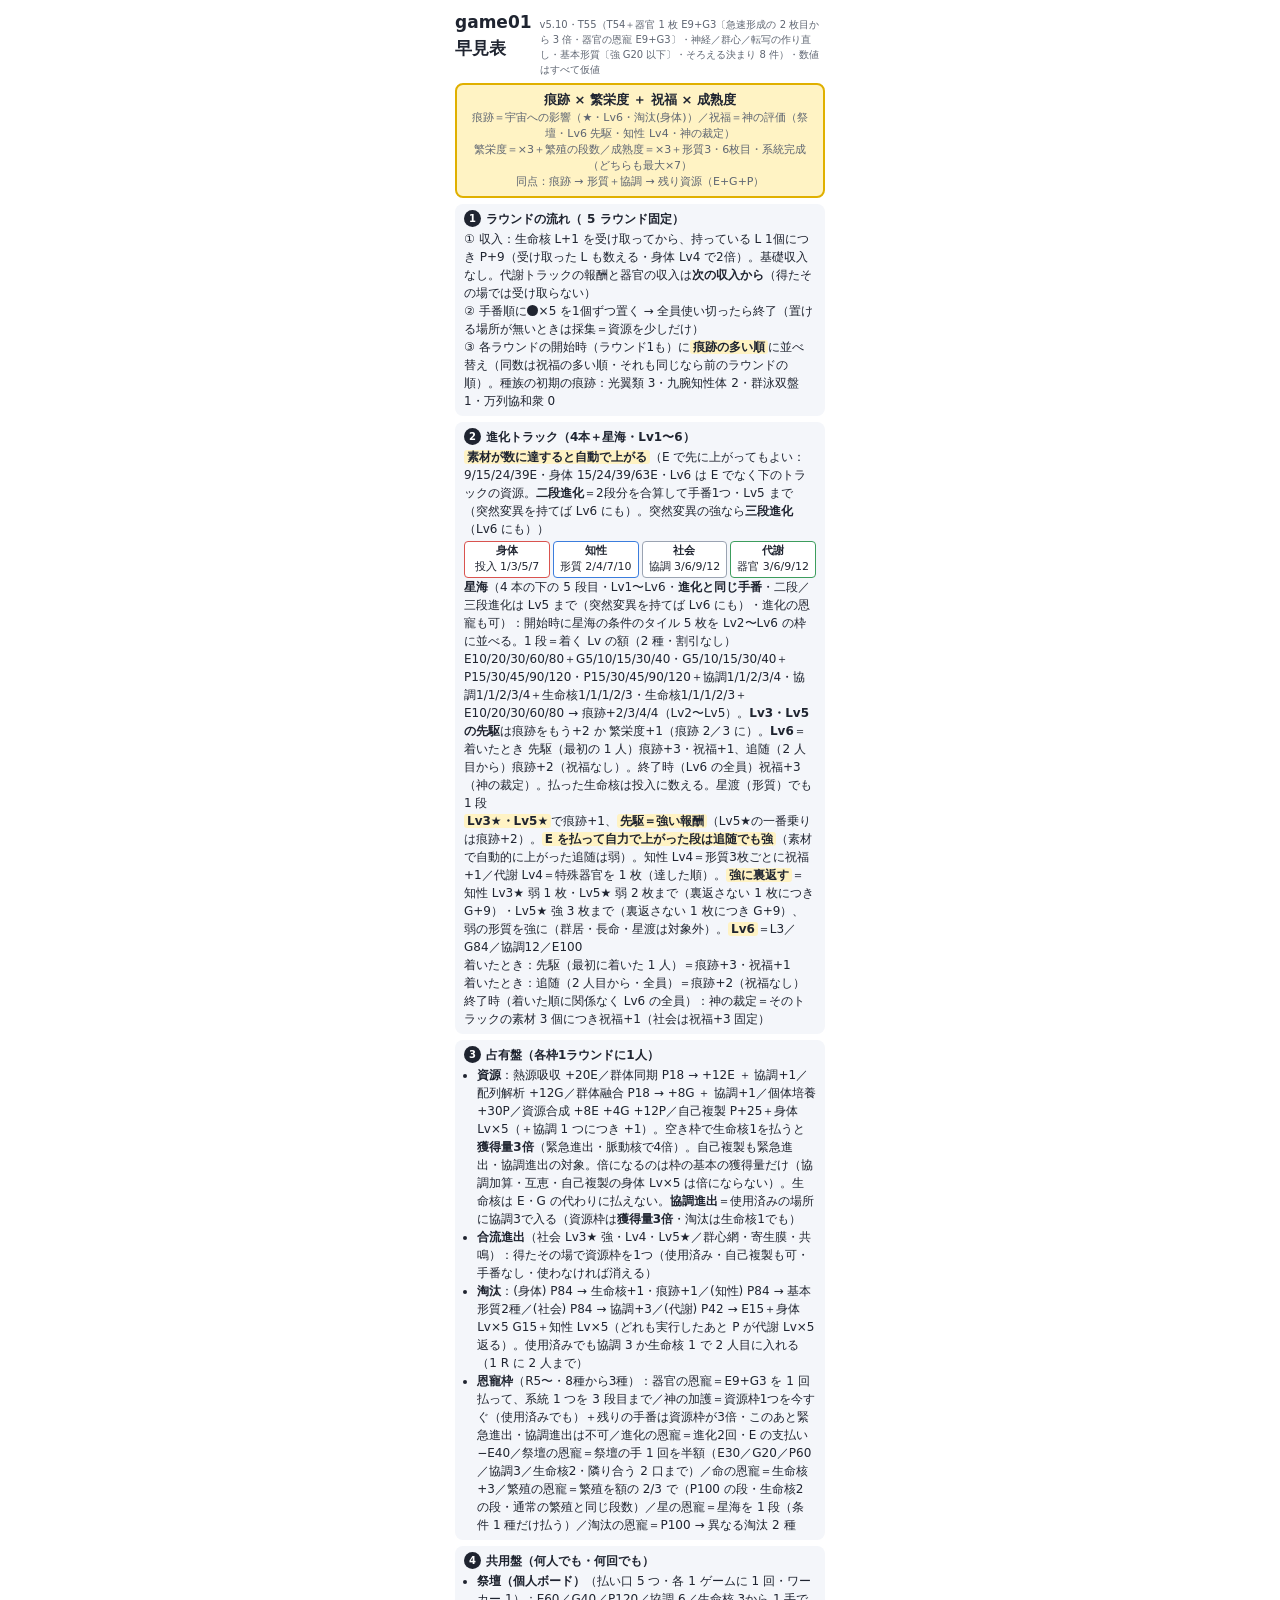
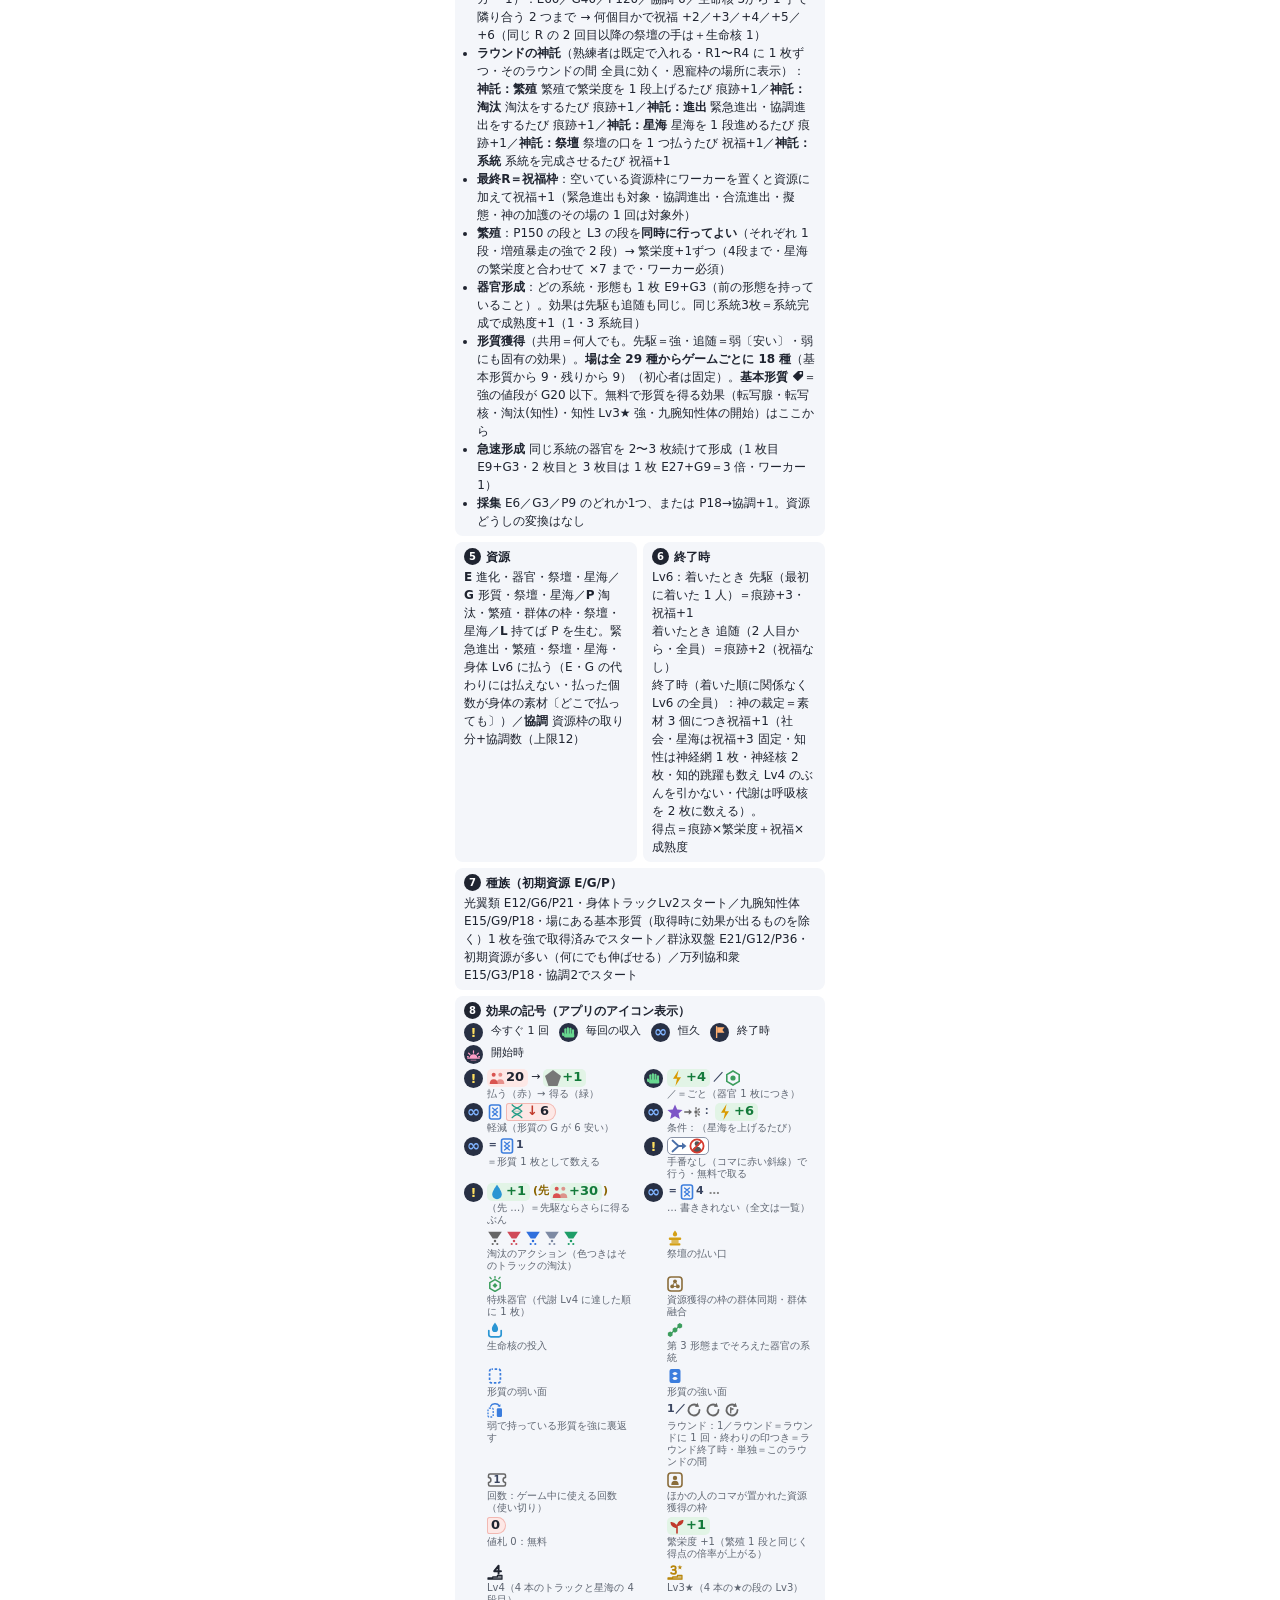
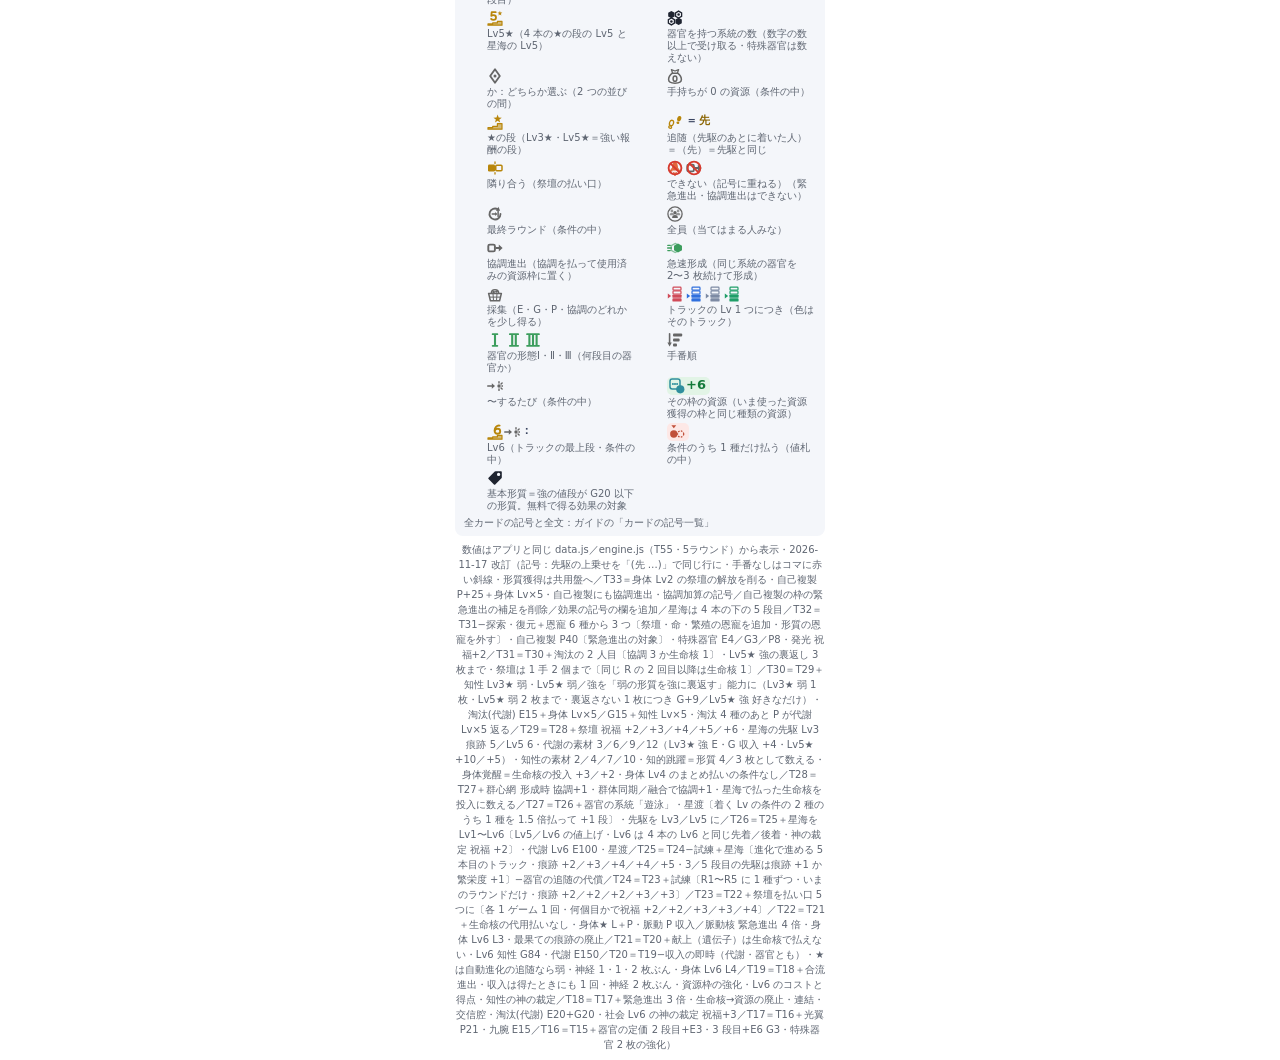
<file: guide/cheatsheet.html>
<!DOCTYPE html>
<html lang="ja">
<head>
<meta charset="utf-8">
<meta name="viewport" content="width=device-width, initial-scale=1">
<title>game01 早見表</title>
<style>
:root { --ink:#1f2430; --mute:#5f6672; --line:#d9dce3; --bg:#ffffff; --sec:#f4f6fa; --hl:#fff3c4; --hlline:#e0b000;
  --e:#d4a017; --g:#169e8c; --p:#d9534f; --l:#3b7ddd; --red:#d9534f; --blue:#3b7ddd; --white:#9aa3b2; --green:#3c9d5d; }
* { box-sizing:border-box; }
html, body { margin:0; background:var(--bg); color:var(--ink); }
body { font:12px/1.5 system-ui, "Segoe UI", "Yu Gothic UI", "Hiragino Sans", sans-serif; width:390px; margin:0; padding:10px 10px 8px; }
@media (min-width: 640px) { body { margin:0 auto; } }
h1 { font-size:17px; margin:0; display:flex; align-items:baseline; gap:8px; }
h1 small { font-size:10px; font-weight:400; color:var(--mute); }
.blk { background:var(--sec); border-radius:8px; padding:6px 9px; margin-top:6px; }
.blk h2 { font-size:12px; margin:0 0 2px; display:flex; align-items:center; gap:5px; }
.blk h2 i { font-style:normal; display:inline-block; width:17px; height:17px; line-height:17px; text-align:center; border-radius:50%; background:var(--ink); color:#fff; font-size:10px; }
.blk p, .blk ul { margin:0; } .blk ul { padding-left:1.1em; } .blk li { margin:0; }
.two { display:grid; grid-template-columns:1fr 1fr; gap:6px; } .two .blk { margin-top:6px; }
.ico { width:1em; height:1em; vertical-align:-.15em; }
.c-e { color:var(--e); } .c-g { color:var(--g); } .c-p { color:var(--p); } .c-l { color:var(--l); }
b.k { background:var(--hl); padding:0 3px; border-radius:3px; }
.score { border:2px solid var(--hlline); background:var(--hl); border-radius:8px; padding:6px 9px; margin-top:6px; text-align:center; font-weight:700; font-size:13px; line-height:1.45; }
.score small { display:block; font-weight:400; font-size:11px; color:var(--mute); }
.trk { display:grid; grid-template-columns:repeat(4, 1fr); gap:3px; margin-top:3px; text-align:center; font-size:11px; }
.trk span { border-radius:4px; padding:1px 0; background:#fff; border:1px solid var(--line); }
.trk span.s { background:var(--hl); border-color:var(--hlline); font-weight:700; }
.tok { display:inline-block; width:11px; height:11px; border-radius:50%; vertical-align:-1px; margin-right:1px; }
.tok.w { background:var(--ink); } .tok.at { border:2px solid var(--ink); } .tok.s { background:var(--hlline); box-shadow:0 0 0 2px var(--ink); }
.foot { margin-top:6px; font-size:10px; color:var(--mute); text-align:center; }
.fxmini { display:flex; flex-wrap:wrap; gap:2px 10px; margin-top:2px; } .fxmini .fxl, .fxmini2 .fxl { font-size:11px; align-items:center; } .fxmini .fxl > span:last-child { font-size:11px; }
.fxmini2 { display:grid; grid-template-columns:1fr 1fr; gap:2px 8px; margin-top:4px; } .fxmini2 > div { display:flex; flex-direction:column; } .fxmini2 small { color:var(--mute); font-size:10px; line-height:1.2; margin-left:23px; }
.fxnote { font-size:10px; color:var(--mute); margin-top:3px !important; }
</style>
<link rel="stylesheet" href="../app/css/fx.css?v=5.10">
</head>
<body>
<h1>game01 早見表 <small id="ver">数値はすべてテストプレイ用の仮値</small></h1>

<div class="score">痕跡 × 繁栄度 ＋ 祝福 × 成熟度<small>痕跡＝宇宙への影響（★・Lv6・淘汰(身体)）／祝福＝神の評価（祭壇・Lv6 先駆・知性 Lv4・神の裁定）<br>繁栄度＝×3＋繁殖の段数／成熟度＝×3＋形質<span id="tc"></span>枚目・系統完成（どちらも最大×7）<br>同点：痕跡 → 形質＋協調 → 残り資源（E+G+P）</small></div>

<div class="blk"><h2><i>1</i>ラウンドの流れ（<span id="rounds"></span>ラウンド固定）</h2>
<p>① 収入：生命核 L+1 を受け取ってから、持っている L 1個につき P+<span id="yield"></span>（受け取った L も数える・身体 Lv4 で2倍）。基礎収入なし。代謝トラックの報酬と器官の収入は<b>次の収入から</b>（得たその場では受け取らない）<br>
② 手番順に<span class="tok w"></span>×5 を1個ずつ置く → 全員使い切ったら終了（置ける場所が無いときは採集＝資源を少しだけ）<br>
<span id="ord">③ ラウンド2以降、開始時に<b class="k">痕跡の少ない順</b>に並べ替え</span></p></div>

<div class="blk"><h2><i>2</i>進化トラック（4本・Lv1〜6）</h2>
<p><b class="k">素材が数に達すると自動で上がる</b>（E で先に上がってもよい：<span id="step"></span>・身体 <span id="bstep"></span><span id="lv6e">・Lv6 は E でなく下のトラックの資源</span>。<b>二段進化</b>＝2段分を合算して手番1つ・<span id="dbl">Lv5 まで。突然変異なら<b>三段進化</b></span>）</p>
<div class="trk" id="trk"></div>
<p id="starli" hidden></p>
<p><b class="k">Lv3★・Lv5★</b>で痕跡+1、<b class="k">先駆＝強い報酬</b>（Lv5★の一番乗りは痕跡+2）。<b class="k">E を払って自力で上がった段は追随でも強</b>（<span id="leapE">知的跳躍・身体覚醒も。</span>素材で自動的に上がった追随は弱）。知性 Lv4＝形質3枚ごとに祝福+1／代謝 Lv4＝特殊器官を 1 枚（達した順）。<span id="flipli" hidden><b class="k">強に裏返す</b>＝知性 Lv3★ 弱 1 枚・Lv5★ 弱 2 枚まで（裏返さない 1 枚につき G+<span id="flipg"></span>）・Lv5★ 強 <span id="flip5s">好きなだけ</span>、弱の形質を強に（群居・長命・星渡は対象外）。</span><b class="k">Lv6</b>＝<span id="lv6"></span><br>着いたとき：先駆（最初に着いた 1 人）＝痕跡+3・祝福+1<br>着いたとき：追随（2 人目から・全員）＝痕跡+2（祝福なし）<br>終了時（着いた順に関係なく Lv6 の全員）：神の裁定＝そのトラックの素材 3 個につき祝福+1（社会は祝福+3 固定）</p></div>

<div class="blk"><h2><i>3</i>占有盤（各枠1ラウンドに1人）</h2>
<ul>
<li><b>資源</b>：<span id="res"></span>（＋協調 1 つにつき +1）。空き枠で生命核1を払うと<b>獲得量3倍</b>（緊急進出・脈動核で4倍）。<span id="pbl"></span>倍になるのは枠の基本の獲得量だけ（協調加算・互恵・自己複製の身体 Lv×5 は倍にならない）。生命核は E・G の代わりに払えない。<b>協調進出</b>＝使用済みの場所に協調3で入る（資源枠は<b>獲得量<span id="cbm">2</span>倍</b>・淘汰は生命核1でも）</li>
<li><b>合流進出</b>（社会 Lv3★ 強・Lv4・Lv5★／群心網・寄生膜・共鳴）：得たその場で資源枠を1つ（使用済み・自己複製も可・手番なし・使わなければ消える）</li>
<li><b>淘汰</b>：<span id="mass"></span></li>
<li id="trtli"><b>形質獲得</b>（強は1枚だけ早い者勝ち・弱は何枚でも・弱にも固有の効果）</li>
<li><b>恩寵枠</b>（R<span id="tribR"></span>〜・<span id="tribn">4</span>種から3種）：<span id="tribpool"></span></li>
</ul></div>

<div class="blk"><h2><i>4</i>共用盤（何人でも・何回でも）</h2>
<ul>
<li id="altarli"><b>祭壇（個人ボード）</b>（<span id="tlim"></span>・使った祭壇に自分のワーカーが残る）：遺伝子 G<span id="flatG"></span> → <span id="toutG"></span>／生命核 L<span id="lcry"></span>（身体 Lv2 で解放）→ <span id="toutL"></span>／協調 <span id="ccry"></span> → <span id="toutC"></span></li>
<li id="trialli" hidden></li>
<li id="oracleli" hidden></li>
<li><b>最終R＝祝福枠</b>：空いている資源枠にワーカーを置くと資源に加えて祝福+1（緊急進出も対象・協調進出・合流進出・擬態・神の加護のその場の 1 回は対象外）</li>
<li><b>繁殖</b>：P<span id="breed"></span> の段と L<span id="breedL"></span> の段を<b>同時に行ってよい</b>（それぞれ 1 段・増殖暴走の強で 2 段）→ 繁栄度+1ずつ（4段まで<span id="breedcap"></span>・ワーカー必須）</li>
<li><b>器官形成</b>：<span id="ocost"></span>（前の形態を持っていること）。効果は先駆も追随も同じ<span id="latex">、追随は代償 +<span id="late"></span>E</span>。同じ系統3枚＝系統完成で成熟度+1（1・3 系統目）</li>
<li id="rstli"><b>復元</b> <span id="rst"></span></li>
<li><b>急速形成</b> <span id="bst"></span></li>
<li><span id="scanw">探索 <span id="scan"></span>／</span><b>採集</b> <span id="gth"></span>。資源どうしの変換はなし</li>
</ul></div>

<div class="two">
<div class="blk"><h2><i>5</i>資源</h2>
<p><b>E</b> 進化・器官・祭壇・<span class="x2">試練</span>／<b>G</b> 形質・祭壇・<span class="x2">試練</span>／<b>P</b> 淘汰・繁殖・群体の枠・祭壇・<span class="x2">試練</span>／<b>L</b> 持てば P を生む。緊急進出・繁殖・祭壇・<span class="x2">試練</span>・身体 Lv6 に払う（E・G の代わりには払えない・払った個数が身体の素材〔どこで払っても〕）／<b>協調</b> 資源枠の取り分+協調数（上限<span id="coopmax"></span>）</p></div>
<div class="blk"><h2><i>6</i>終了時</h2>
<p>Lv6：着いたとき 先駆（最初に着いた 1 人）＝痕跡+3・祝福+1<br>着いたとき 追随（2 人目から・全員）＝痕跡+2（祝福なし）<br>終了時（着いた順に関係なく Lv6 の全員）：神の裁定＝素材 3 個につき祝福+1（社会・星海は祝福+3 固定・知性は神経網 1 枚・神経核 2 枚・知的跳躍も数え Lv4 のぶんを引かない・代謝は呼吸核を 2 枚に数える）。<br>得点＝痕跡×繁栄度＋祝福×成熟度</p></div>
</div>

<div class="blk"><h2><i>7</i>種族（初期資源 E/G/P）</h2><p id="sp"></p></div>
<div class="blk"><h2><i>8</i>効果の記号（アプリのアイコン表示）</h2><div class="fxmini" id="fxw"></div><div class="fxmini2" id="fxg"></div><p class="fxnote">全カードの記号と全文：ガイドの「カードの記号一覧」</p></div>

<div class="foot">数値はアプリと同じ data.js／engine.js（T55・5ラウンド）から表示・2026-11-17 改訂（記号：先駆の上乗せを「(先 …)」で同じ行に・手番なしはコマに赤い斜線・形質獲得は共用盤へ／T33＝身体 Lv2 の祭壇の解放を削る・自己複製 P+25＋身体 Lv×5・自己複製にも協調進出・協調加算の記号／自己複製の枠の緊急進出の補足を削除／効果の記号の欄を追加／星海は 4 本の下の 5 段目／T32＝T31−探索・復元＋恩寵 6 種から 3 つ〔祭壇・命・繁殖の恩寵を追加・形質の恩寵を外す〕・自己複製 P40〔緊急進出の対象〕・特殊器官 E4／G3／P8・発光 祝福+2／T31＝T30＋淘汰の 2 人目〔協調 3 か生命核 1〕・Lv5★ 強の裏返し 3 枚まで・祭壇は 1 手 2 個まで〔同じ R の 2 回目以降は生命核 1〕／T30＝T29＋知性 Lv3★ 弱・Lv5★ 弱／強を「弱の形質を強に裏返す」能力に（Lv3★ 弱 1 枚・Lv5★ 弱 2 枚まで・裏返さない 1 枚につき G+9／Lv5★ 強 好きなだけ）・淘汰(代謝) E15＋身体 Lv×5／G15＋知性 Lv×5・淘汰 4 種のあと P が代謝 Lv×5 返る／T29＝T28＋祭壇 祝福 +2／+3／+4／+5／+6・星海の先駆 Lv3 痕跡 5／Lv5 6・代謝の素材 3／6／9／12（Lv3★ 強 E・G 収入 +4・Lv5★ +10／+5）・知性の素材 2／4／7／10・知的跳躍＝形質 4／3 枚として数える・身体覚醒＝生命核の投入 +3／+2・身体 Lv4 のまとめ払いの条件なし／T28＝T27＋群心網 形成時 協調+1・群体同期／融合で協調+1・星海で払った生命核を投入に数える／T27＝T26＋器官の系統「遊泳」・星渡〔着く Lv の条件の 2 種のうち 1 種を 1.5 倍払って +1 段〕・先駆を Lv3／Lv5 に／T26＝T25＋星海を Lv1〜Lv6〔Lv5／Lv6 の値上げ・Lv6 は 4 本の Lv6 と同じ先着／後着・神の裁定 祝福 +2〕・代謝 Lv6 E100・星渡／T25＝T24−試練＋星海〔進化で進める 5 本目のトラック・痕跡 +2／+3／+4／+4／+5・3／5 段目の先駆は痕跡 +1 か繁栄度 +1〕−器官の追随の代償／T24＝T23＋試練〔R1〜R5 に 1 種ずつ・いまのラウンドだけ・痕跡 +2／+2／+2／+3／+3〕／T23＝T22＋祭壇を払い口 5 つに〔各 1 ゲーム 1 回・何個目かで祝福 +2／+2／+3／+3／+4〕／T22＝T21＋生命核の代用払いなし・身体★ L＋P・脈動 P 収入／脈動核 緊急進出 4 倍・身体 Lv6 L3・最果ての痕跡の廃止／T21＝T20＋献上（遺伝子）は生命核で払えない・Lv6 知性 G84・代謝 E150／T20＝T19−収入の即時（代謝・器官とも）・★は自動進化の追随なら弱・神経 1・1・2 枚ぶん・身体 Lv6 L4／T19＝T18＋合流進出・収入は得たときにも 1 回・神経 2 枚ぶん・資源枠の強化・Lv6 のコストと得点・知性の神の裁定／T18＝T17＋緊急進出 3 倍・生命核→資源の廃止・連結・交信腔・淘汰(代謝) E20+G20・社会 Lv6 の神の裁定 祝福+3／T17＝T16＋光翼 P21・九腕 E15／T16＝T15＋器官の定価 2 段目+E3・3 段目+E6 G3・特殊器官 2 枚の強化）</div>

<script src="../app/js/icons.js?v=5.10"></script>
<script src="../app/js/data.js?v=5.10"></script>
<script src="../app/js/engine.js?v=5.10"></script>
<script src="../app/js/fx.js?v=5.10"></script>
<script>
(function () {
  const G = window.G1, $ = id => document.getElementById(id), R = G.RULESETS[(G.RULES_VISIBLE || ['t15'])[0]]; // 2026-11-05 既定 t8→t10／2026-11-07 t12→t13／2026-11-08 RULES_VISIBLE の先頭（T14）
  const st = G.newGame({ rules: (G.RULES_VISIBLE || ['t14'])[0], ext: 'x1', slots: 'v7', players: [{ name: 'P1' }, { name: 'P2' }, { name: 'P3' }, { name: 'P4' }], mode: 'beginner', seed: 1 });
  const set = (id, v) => { $(id).textContent = String(v); };
  const sl = id => G.slotText(st, id); const T = R.tribute;
  set('ver', 'v' + G.VERSION + '・' + R.name + '・数値はすべて仮値'); set('tc', (R.traitCoef || [4, 8]).join('・')); set('rounds', R.rounds || G.ROUNDS); set('yield', R.lYield || 9);
  const L6P = !!R.lv6Pay && (R.maxLv || 5) >= 6, stepArr = R.step.slice(1, L6P ? 5 : undefined), bstep = (R.bodyStep || R.step).slice(1, L6P ? 5 : undefined); set('step', stepArr.join('/') + 'E'); set('bstep', bstep.join('/') + 'E'); if (!L6P) $('lv6e').hidden = true; // O-127：Lv6 はトラックの資源で払う（E は Lv5 まで）
  $('trk').innerHTML = G.TRACKS.map(t => `<span style="border-color:var(--${G.TRACK_INFO[t].color})"><b>${G.TRACK_INFO[t].name.split('・')[0]}</b><br>${(G.gateShort ? G.gateShort(st, t) : G.GATE_SHORT[t]) || ''} ${R.gates[t].slice(2).join('/')}</span>`).join('');
  set('lv6', G.TRACKS.map(t => G.lv6CostText(st, t)).join('／'));
  if (R.intelFlip) { $('flipli').hidden = false; set('flipg', G.sc(st, 3)); if (R.flip5sMax) set('flip5s', `${R.flip5sMax} 枚まで${R.flip5sG ? `（裏返さない 1 枚につき G+${R.flip5sG}）` : ''}`); } // O-147（T55）：flip5sG // T30（O-37）／T31（O-44）
  set('res', ['E5', 'EG', 'G3', 'GG', 'P8', 'ALL', 'PB'].map(id => `${G.SLOT_BY_ID[id].name} ${sl(id)}`).join('／'));
  { const rt = /・P が.+ 返る$/; const ms = ['MB', 'MI', 'MS', 'MM'].map(id => sl(id)); set('mass', ['MB', 'MI', 'MS', 'MM'].map((id, i) => `${G.SLOT_BY_ID[id].name.replace(/^(大量消費|淘汰)/, '')} ${ms[i].replace(rt, '')}`).join('／') + (R.massRetMetab ? `（どれも実行したあと P が${G.retForm(st)} 返る）` : '') + (R.massSecond && R.massSecond.pay === 'either' ? `。使用済みでも協調 ${R.massSecond.coop} か生命核 ${R.massSecond.L} で 2 人目に入れる（1 R に 2 人まで）` : '')); } // T30（O-37）：P のリターンは 1 回だけ書く
  set('rst', sl('RST')); set('bst', sl('BST')); set('gth', sl('GTH').replace(/（.*$/, ''));
  if (R.turnOrder === 'gemsDesc') $('ord').innerHTML = `③ 各ラウンドの開始時（ラウンド1も）に<b class="k">痕跡の多い順</b>に並べ替え（同数は祝福の多い順・それも同じなら前のラウンドの順）。種族の初期の痕跡：${Object.keys(G.SPECIES).filter(id => (R.speciesStart || {})[id]).sort((a, b) => R.speciesStart[b].gem - R.speciesStart[a].gem).map(id => `${G.SPECIES[id].name} ${R.speciesStart[id].gem}`).join('・')}`; // O-78（T43）
  set('cbm', R.launchMul || 2); if (R.dvMode === 'perm') $('dbl').innerHTML = 'Lv5 まで（突然変異を持てば Lv6 にも）。突然変異の強なら<b>三段進化</b>（Lv6 にも）'; // O-76（T42）
  set('tribR', T.openRound || 6); set('tribn', T.pool.length); if (!R.restore) document.getElementById('rstli').hidden = true; if (R.noScan) document.getElementById('scanw').hidden = true; if (R.pbLaunch) set('pbl', R.pbCoopBypass ? '自己複製も緊急進出・協調進出の対象。' : '自己複製も緊急進出の対象。'); set('tribpool', T.pool.map(id => `${G.SLOT_BY_ID[id].name}＝${sl(id)}`).join('／'));
  set('flatG', G.sc(st, T.flatG)); set('lcry', R.lCrystal); set('ccry', R.coopCrystal); set('toutG', G.tribOutText(st, 'G')); set('toutL', G.tribOutText(st, 'L')); set('toutC', G.tribOutText(st, 'coop')); set('tlim', R.tributeOnceGame ? '各祭壇は1ゲームに1回' : '各品目各自1R1回');
  const X = (n) => { document.querySelectorAll('.x2').forEach(e => { e.textContent = n; }); }; X(R.trial ? '試練' : R.star ? G.STAR_NAME : ''); if (!R.trial && !R.star) document.querySelectorAll('.x2').forEach(e => { e.previousSibling && (e.previousSibling.textContent = e.previousSibling.textContent.replace(/・$/, '')); });
  if (R.organLateFee === 0) document.getElementById('latex').hidden = true; // T25（O-23）：追随の代償なし
  if (R.star) { const S = R.star, RJ = r => r === 'coop' ? '協調' : r === 'L' ? '生命核' : r, li = document.getElementById('starli'); li.hidden = false; li.closest('.blk').querySelector('h2').lastChild.textContent = '進化トラック（4本＋' + G.STAR_NAME + '・Lv1〜6）'; // T25（O-23）：星海（O-32：進化トラックの 5 段目＝4 本の下）
    if (R.jiCount && document.getElementById('leapE')) document.getElementById('leapE').hidden = true; /* T29 */ if (S.lv1) { const LT = l => G.starLvText(st, l), M = G.STAR_MAX, LG = R.lv6Gems || { first: 1, later: 1 }, SJ = S.top && S.top.judge, FL = Object.keys(S.first || {}).map(Number); // T26〜（v3.111 で既定を T28 に）
      li.innerHTML = `<b>${G.STAR_NAME}</b>（4 本の下の 5 段目・${LT(0)}〜${LT(M)}・<b>進化と同じ手番</b>・二段／三段進化は ${LT(M - 1)} まで${R.dvMode === 'perm' ? `（突然変異を持てば ${LT(M)} にも）` : ''}・進化の恩寵も可）：開始時に${G.STAR_CARD_NAME}のタイル 5 枚を ${LT(1)}〜${LT(M)} の枠に並べる。1 段＝着く Lv の額（2 種・割引なし）${Object.keys(S.cards).map(k => Object.keys(S.cards[k]).map(r => RJ(r) + S.cards[k][r].join('/')).join('＋')).join('・')} → 痕跡+${S.gem.slice(0, M - 1).join('/')}（${LT(1)}〜${LT(M - 1)}）。<b>${FL.map(LT).join('・')} の先駆</b>は痕跡をもう+${(S.first[FL[0]] || {}).add || 1} か 繁栄度+1（痕跡 ${FL.map(l => S.first[l].pros).join('／')} に）。<b>${LT(M)}</b>＝着いたとき 先駆（最初の 1 人）痕跡+${LG.first}・祝福+1、追随（2 人目から）痕跡+${LG.later}（祝福なし）${SJ ? `。終了時（Lv6 の全員）祝福+${SJ}（神の裁定）` : ''}${R.starLInvest ? '。払った生命核は投入に数える' : ''}${G.traitPool(st).includes('JS') ? `。${G.STAR_JUMP_NAME}（形質）でも 1 段` : ''}`; }
    else li.innerHTML = `<b>${G.STAR_NAME}</b>（4 本の下の 5 段目・0〜5 段・<b>進化と同じ手番</b>・二段／三段進化・進化の恩寵も可）：開始時に${G.STAR_CARD_NAME}のタイル 5 枚を 1〜5 段目の枠に並べる。1 段＝着く段の額（2 種・割引なし）${Object.keys(S.cards).map(k => Object.keys(S.cards[k]).map(r => RJ(r) + S.cards[k][r].join('/')).join('＋')).join('・')} → 痕跡+${S.gem.join('/')}。<b>3・5 段目の先駆</b>は痕跡をもう+1 か 繁栄度+1（痕跡 ${S.first[3].pros}／${S.first[5].pros} に）`;
    set('breedcap', `・${G.STAR_NAME}の繁栄度と合わせて ×7 まで`); }
  if (R.oracle) { const li = document.getElementById('oracleli'); li.hidden = false; li.innerHTML = `<b>ラウンドの神託</b>（熟練者は既定で入れる・R1〜R${R.oracle.n} に 1 枚ずつ・そのラウンドの間 全員に効く・恩寵枠の場所に表示）：` + Object.values(R.oracle.cards).map(c => `<b>${c.name}</b> ${c.text}`).join('／'); } // T51（O-99）
  if (R.trial) { const TR = R.trial, li = document.getElementById('trialli'); li.hidden = false; li.innerHTML = `<b>試練</b>（いまのラウンドの 1 枚だけ・1 人 1 回・ワーカー 1・割引なし）：開始時に 5 種を R1〜R5 に並べる。額 ${G.ALTAR_KEYS.map(k => (k === 'coop' ? '協調' : k) + TR.cost[k].join('/')).join('・')}（R1〜R5）→ 痕跡+${TR.gem.join('/')}`; } // T24（O-22）
  if (R.altar) { const A = R.altar; document.getElementById('altarli').innerHTML = `<b>祭壇（個人ボード）</b>（払い口 5 つ・各 1 ゲームに 1 回・ワーカー 1）：E${A.cost.E}／G${A.cost.G}／P${A.cost.P}／協調 ${A.cost.coop}／生命核 ${A.cost.L}${(R.lCrystalLv || 4) > 1 ? `（身体 Lv${R.lCrystalLv} で解放）` : ''}から${R.altarDouble ? (R.altarDouble.adjacent ? ' 1 手で隣り合う 2 つまで' : ' 1 手で 2 つまで') : ' 1 つ'} → 何個目かで祝福 ${A.vg.map(x => '+' + x).join('／')}${R.altarDouble && R.altarDouble.repeatL ? `（同じ R の 2 回目以降の祭壇の手は＋生命核 ${R.altarDouble.repeatL}）` : ''}`; } // T23（O-19）／T31（O-44）
  set('breed', R.breed[0]); set('breedL', R.breedL || '—');
  { const OC1 = !R.organCumulative && R.organCost.every(([e, g]) => e === R.organCost[0][0] && g === R.organCost[0][1]) && !Object.keys(R.organCostBy || {}).length; // O-147（T55）：どの形態も 1 枚の額
  set('ocost', OC1 ? `どの系統・形態も 1 枚 E${R.organCost[0][0]}+G${R.organCost[0][1]}` : '定価 ' + R.organCost.map(([e, g]) => `${e}E+${g}G`).join('/') + (R.organCostBy && Object.keys(R.organCostBy).length ? '（' + Object.entries(R.organCostBy).map(([l, arr]) => G.LINEAGES[l] + ' ' + arr.map(([e, g]) => `${e}E+${g}G`).join('/')).join('・') + '）' : '') + '。1 枚ずつは 1 つ前の形態の定価を引いた差額'); }
  if (R.burstMul) set('bst', `同じ系統の器官を 2〜3 枚続けて形成（1 枚目 E${R.organCost[0][0]}+G${R.organCost[0][1]}・2 枚目と 3 枚目は 1 枚 E${R.organCost[0][0] * R.burstMul}+G${R.organCost[0][1] * R.burstMul}＝${R.burstMul} 倍・ワーカー 1）`); set('late', G.sc(st, R.organLateFee || 1)); // O-147（T55）
  set('scan', sl('SCAN')); set('coopmax', R.coopMax || G.COOP_MAX);
  if (R.traitShared) { const t = document.getElementById('trtli'), o = document.getElementById('rstli'); t.innerHTML = '<b>形質獲得</b>（共用＝何人でも。先駆＝強・追随＝弱〔安い〕・弱にも固有の効果）'; o.parentElement.insertBefore(t, o); } // O-52：形質獲得は共用盤へ
  if (R.traitDraw) $('trtli').insertAdjacentHTML('beforeend', `。<b>場は全 ${R.traitPool.length} 種からゲームごとに ${R.traitDraw} 種</b>${R.traitDrawBasic && R.basicMax ? `（基本形質から ${R.traitDraw - Math.ceil(R.traitDraw / 2)}・残りから ${Math.ceil(R.traitDraw / 2)}）` : ''}（初心者は固定）`); // T49（O-91）
  if (R.basicMax) $('trtli').insertAdjacentHTML('beforeend', `。<b>基本形質</b> <svg class="ico"><use href="#ico-basic"/></svg>＝強の値段が G${R.basicMax} 以下。無料で形質を得る効果（転写腺・転写核・淘汰(知性)・知性 Lv3★ 強・九腕知性体の開始）はここから`); // O-147（T55）
  if (G.FX) { const W = { '!': '今すぐ 1 回', '手': '毎回の収入', '∞': '恒久', '旗': '終了時', '始': '開始時' }; Object.keys(W).forEach(w => { const l = G.FX.line(w, null); const t = document.createElement('span'); t.textContent = W[w]; l.appendChild(t); $('fxw').appendChild(l); }); // O-49：アプリと同じ記号
    [['! -P20 > +gem1', '払う（赤）→ 得る（緑）'], ['手 +E4 /organ', '／＝ごと（器官 1 枚につき）'], ['∞ ↓trait:G:6', '軽減（形質の G が 6 安い）'], ['∞ ?star↑ +E6', '条件：（星海を上げるたび）'], ['∞ =trait1', '＝形質 1 枚として数える'], ['! @join!', '手番なし（コマに赤い斜線）で行う・無料で取る'], ['! +L1 (先 +P30 )', '（先 …）＝先駆ならさらに得るぶん'], ['∞ =trait4 …', '… 書ききれない（全文は一覧）']].concat(G.FX.EXTRA || []).forEach(([s, d]) => { const b = document.createElement('div'); b.appendChild(G.FX.line(s, null)); const m = document.createElement('small'); m.textContent = d; b.appendChild(m); $('fxg').appendChild(b); }); } else $('fxw').closest('.blk').hidden = true;
  set('sp', Object.keys(G.SPECIES).sort((a, b) => G.SPECIES[a].order - G.SPECIES[b].order).map(id => { const s = G.speciesInfo(st, id); return `${s.name} E${s.stock.E}/G${s.stock.G}/P${s.stock.P}・${s.passive}`; }).join('／'));
})();
</script>
</body>
</html>
</file>
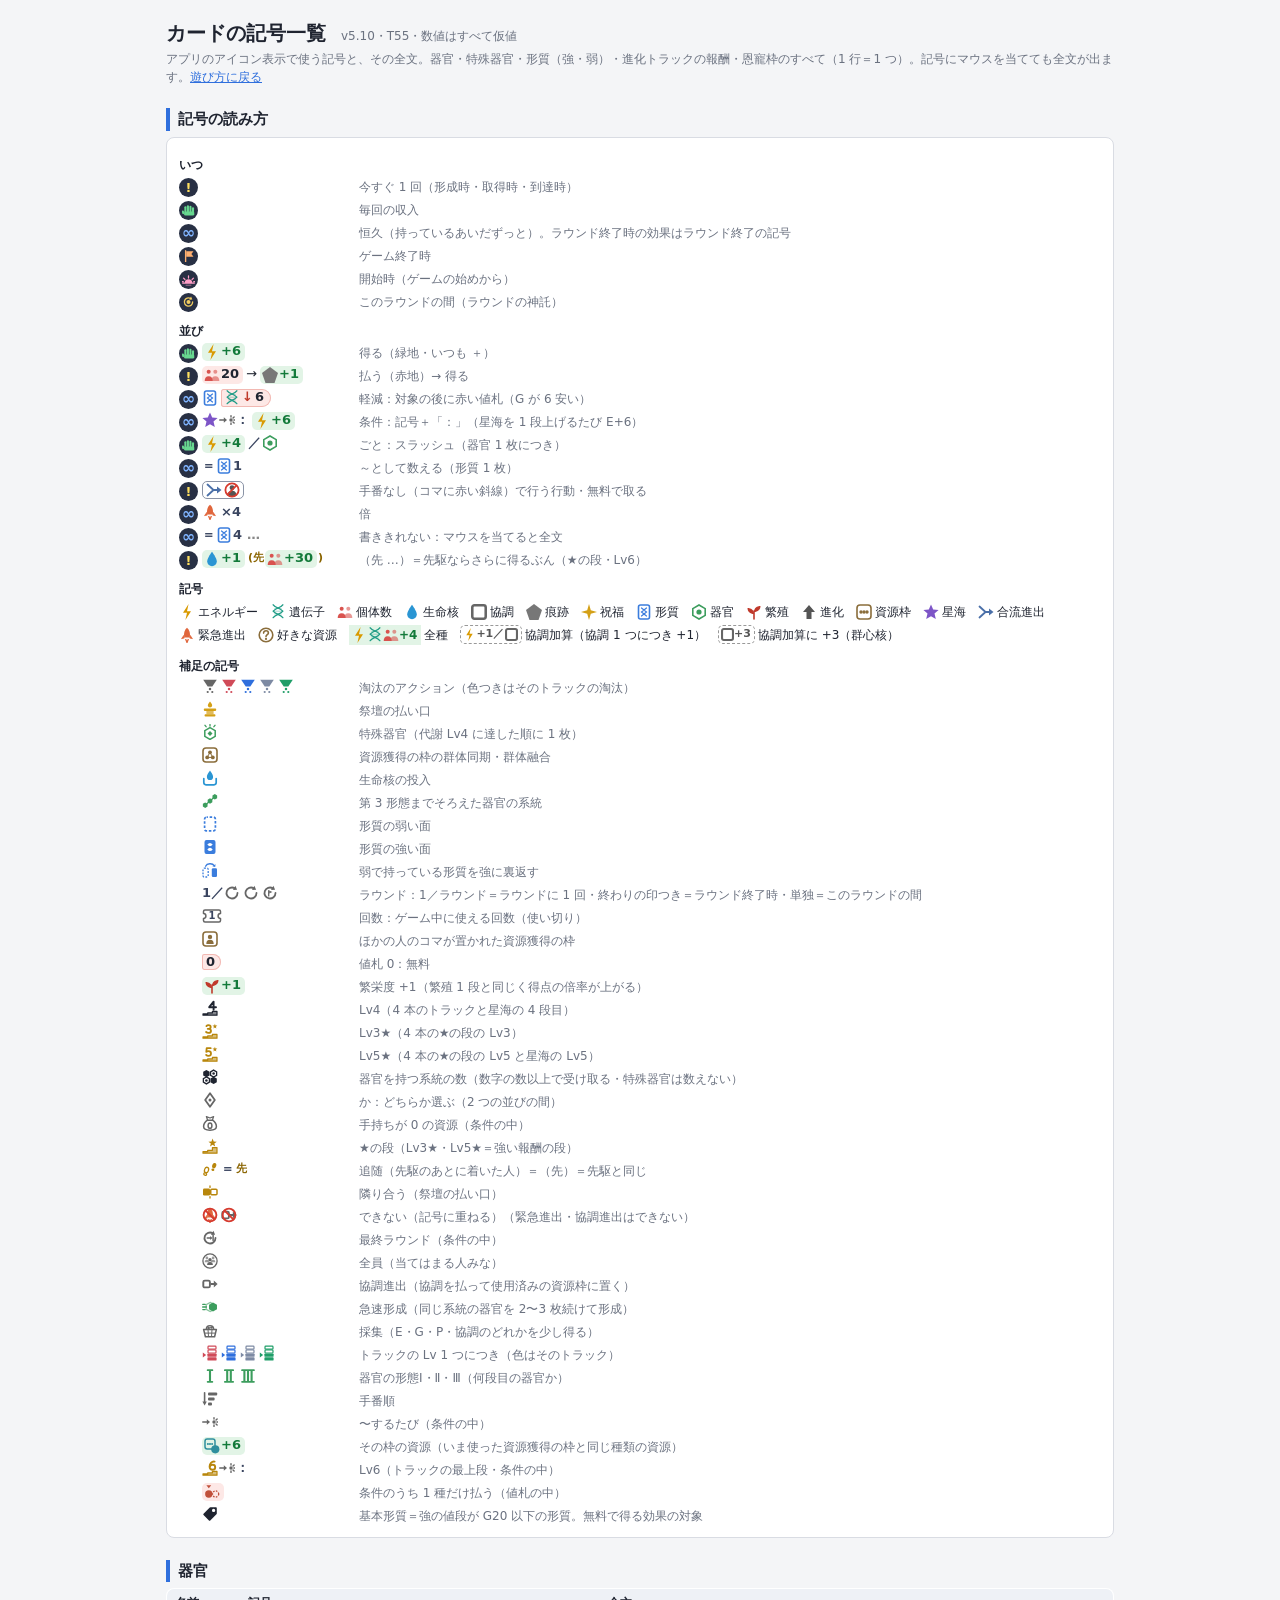
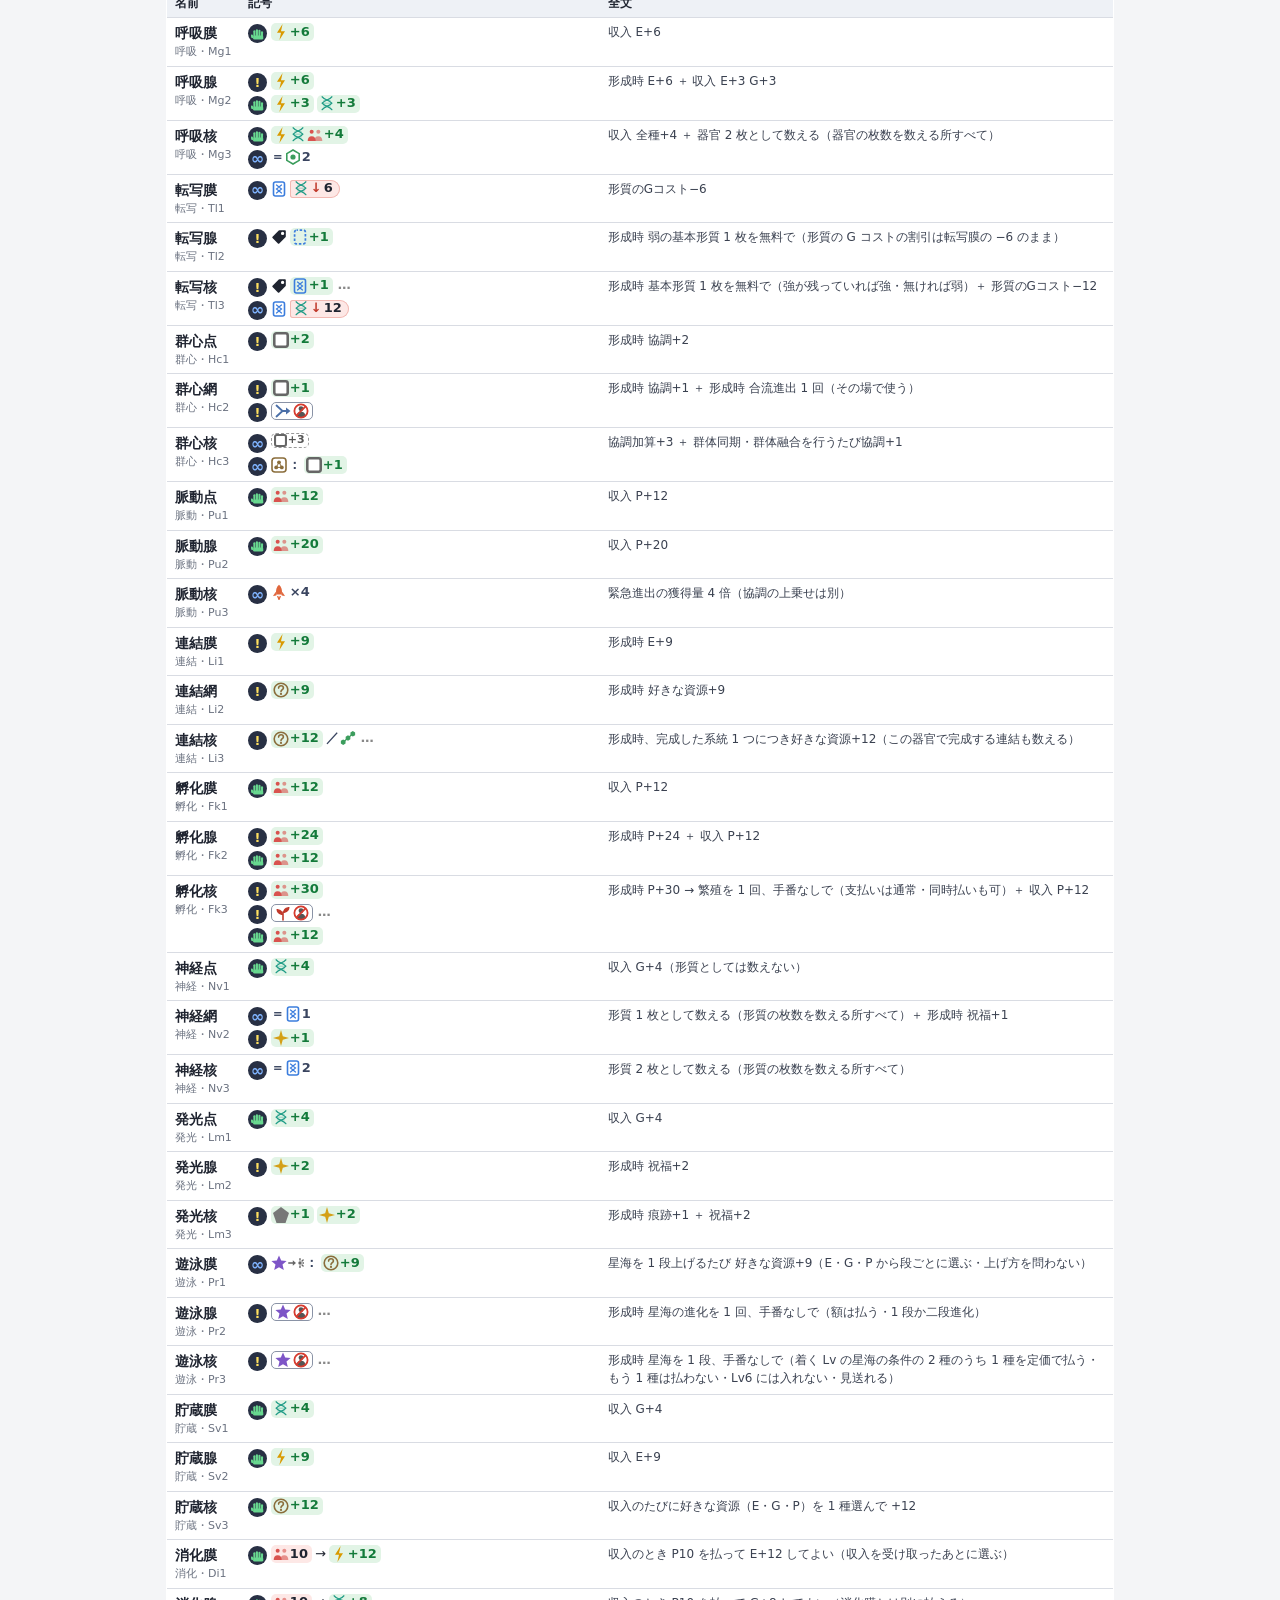
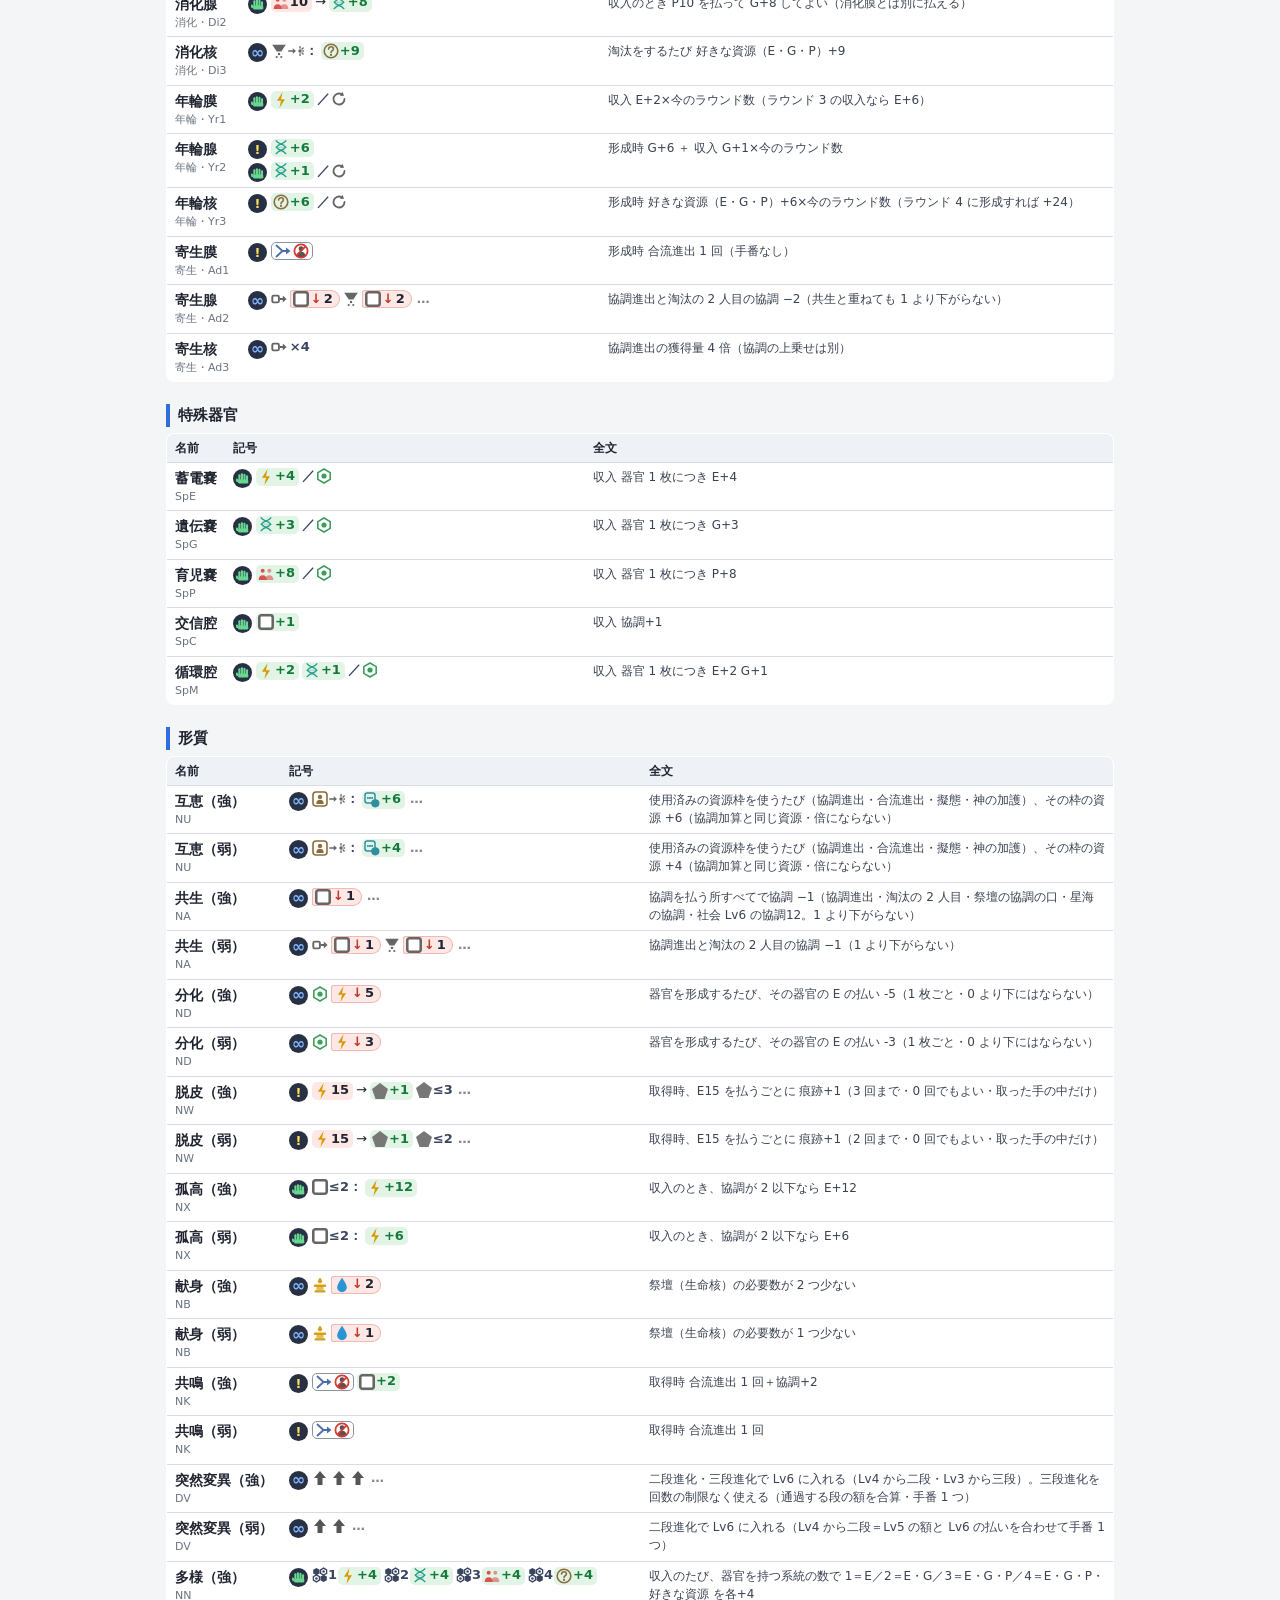
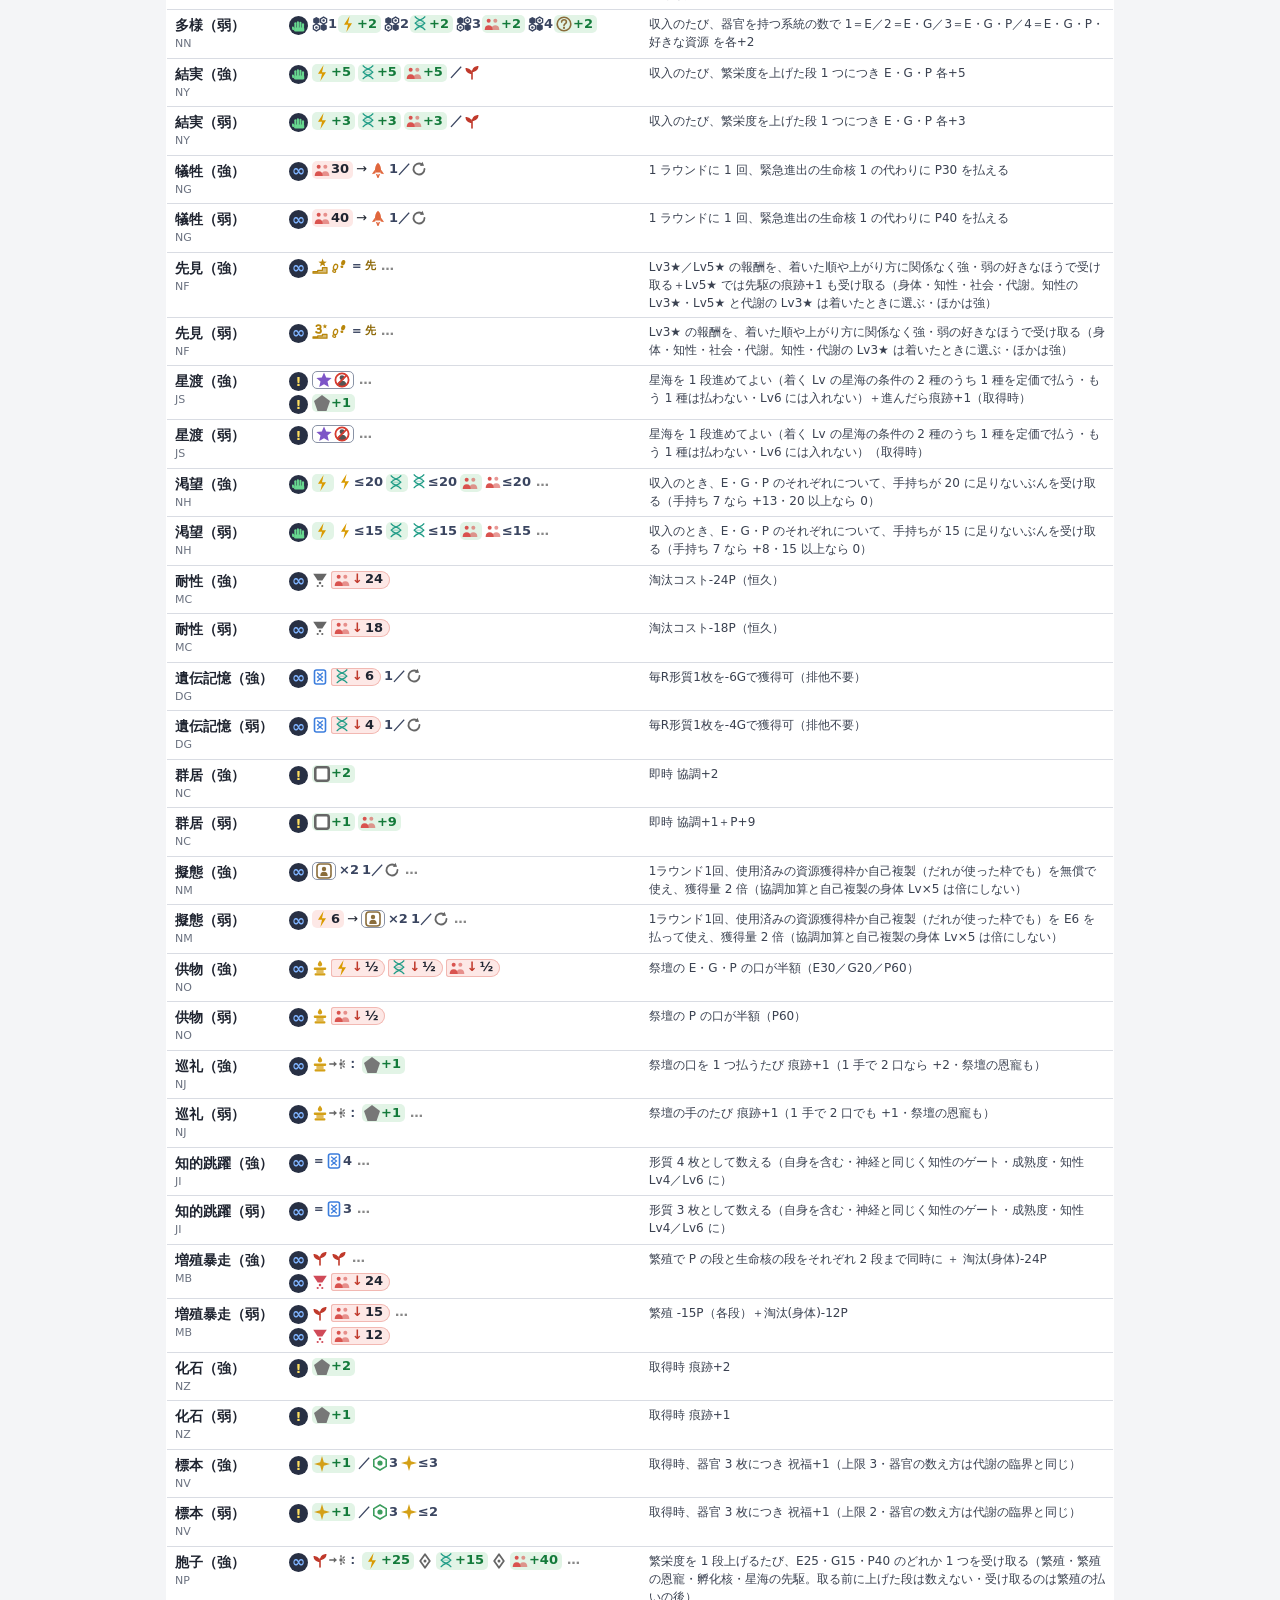
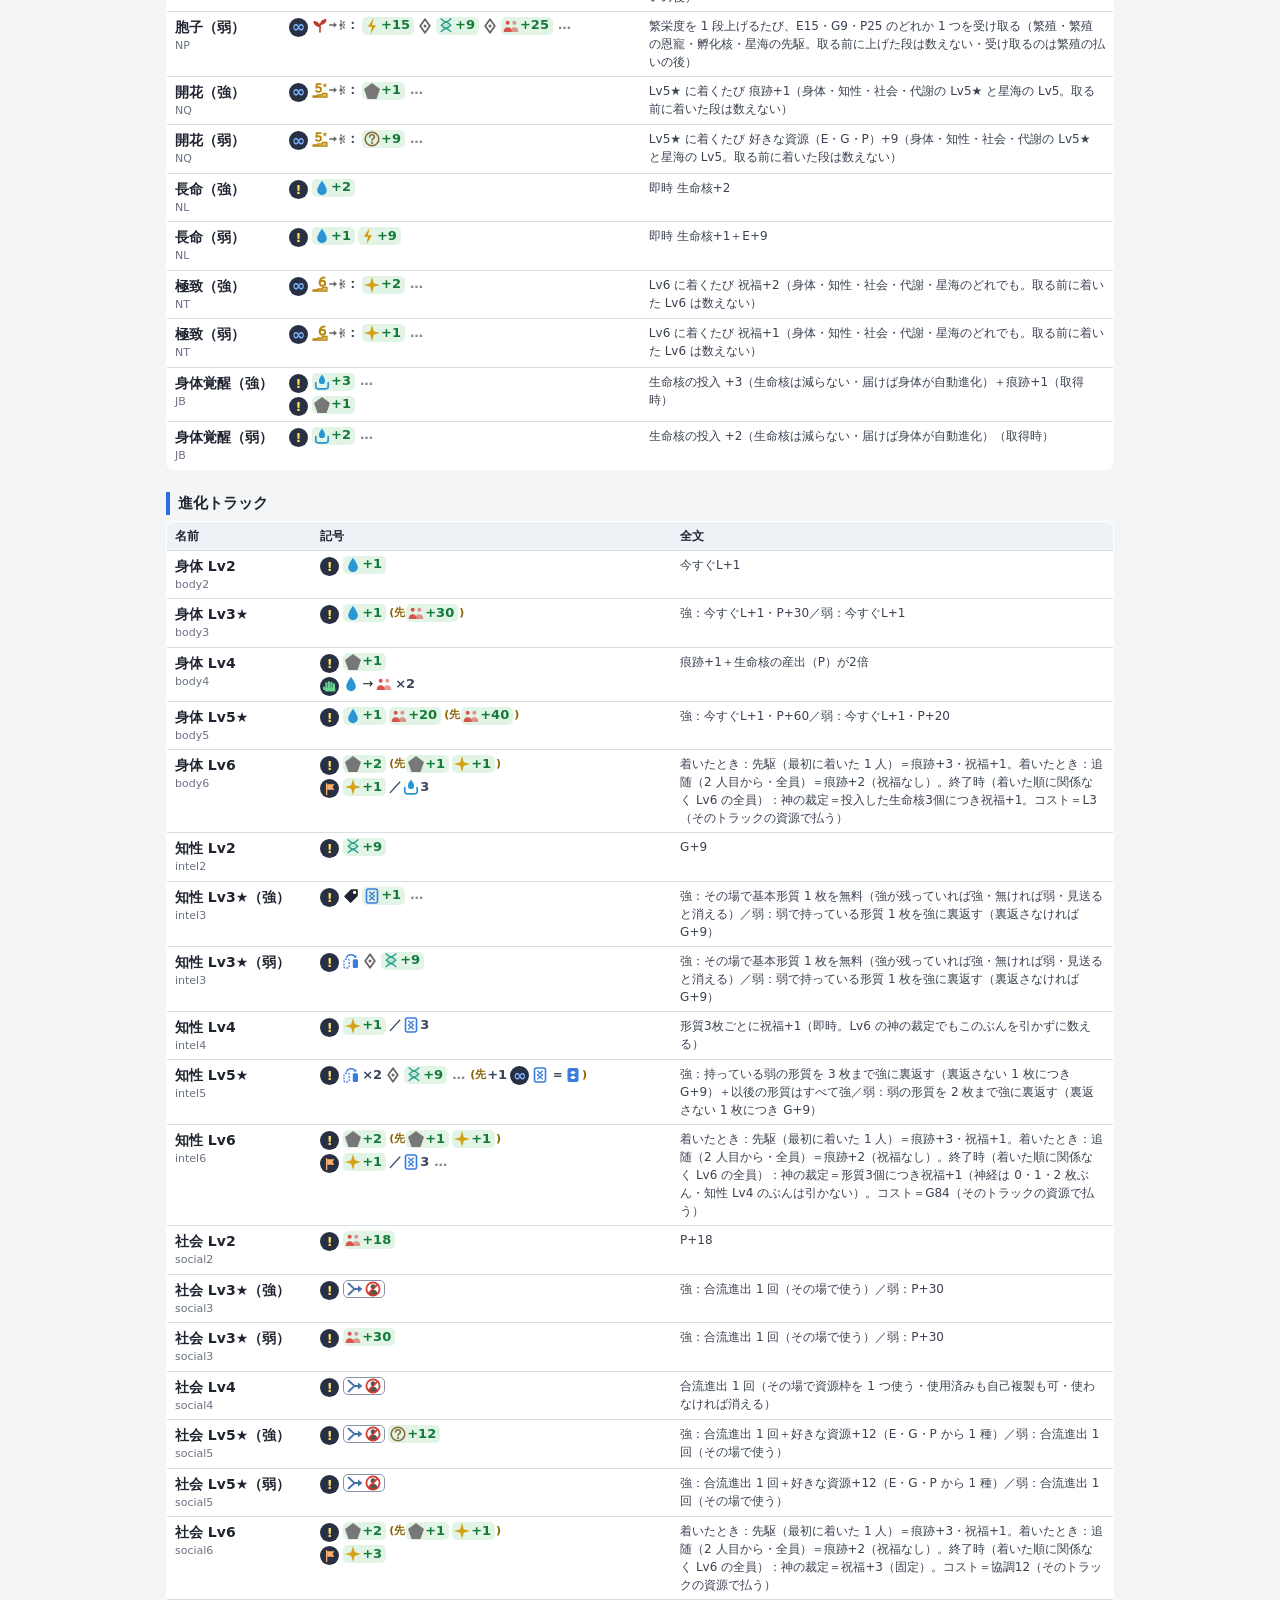
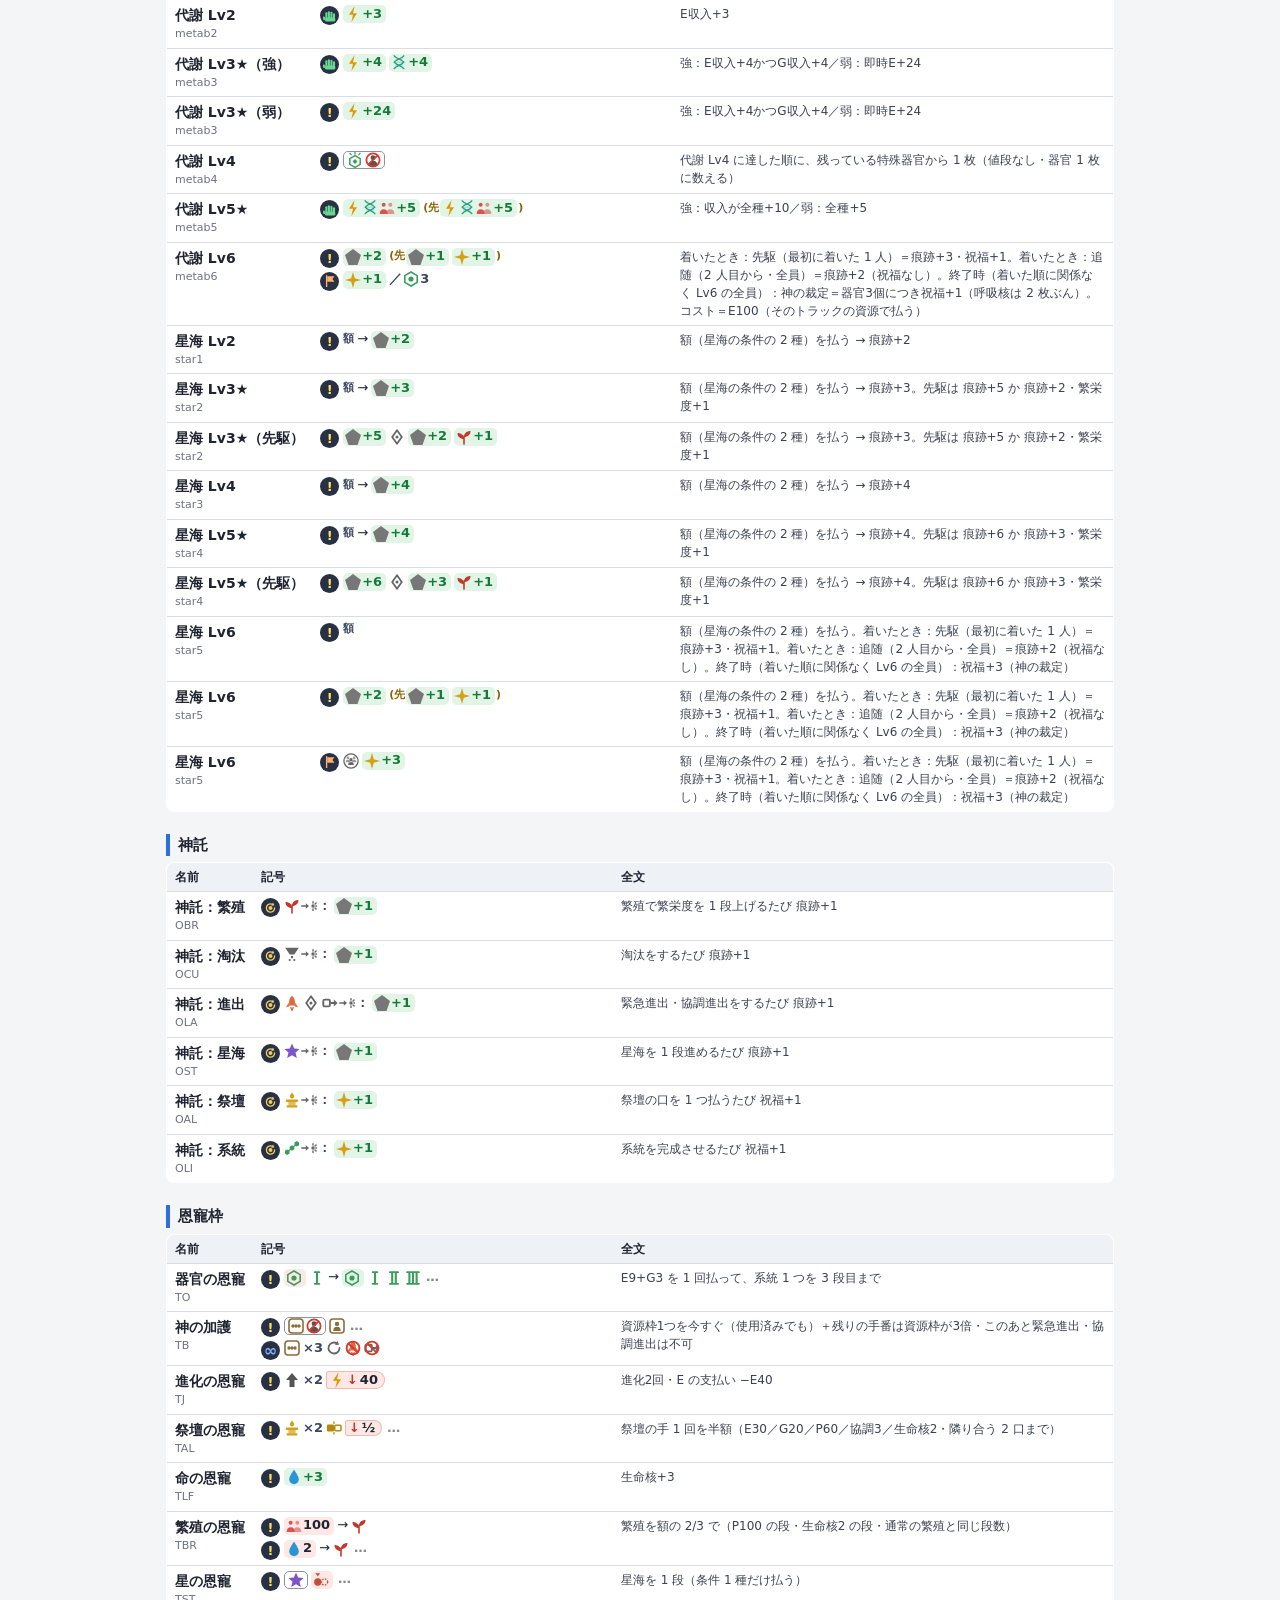
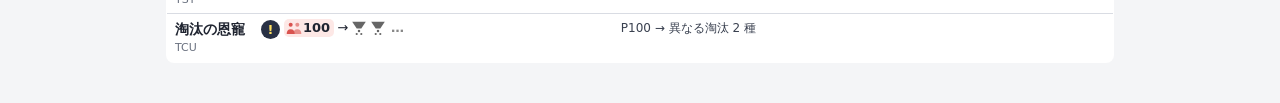
<file: guide/symbols.html>
<!DOCTYPE html>
<html lang="ja">
<head>
<meta charset="utf-8">
<meta name="viewport" content="width=device-width, initial-scale=1">
<title>game01 カードの記号一覧</title>
<link rel="stylesheet" href="../app/css/fx.css?v=5.10">
<style>
:root { --bg:#f4f5f7; --panel:#fff; --line:#d9dce3; --ink:#1f2430; --mute:#6b7280; --accent:#2f6fdd; }
* { box-sizing:border-box; }
body { margin:0; background:var(--bg); color:var(--ink); font:14px/1.5 system-ui, "Segoe UI", "Yu Gothic UI", "Hiragino Sans", sans-serif; }
main { max-width:980px; margin:0 auto; padding:14px 16px 40px; }
h1 { font-size:20px; margin:4px 0 2px; } h1 small { font-size:12px; font-weight:400; color:var(--mute); margin-left:8px; }
h2 { font-size:15px; margin:22px 0 6px; padding-left:8px; border-left:4px solid var(--accent); }
a { color:var(--accent); }
.lead { color:var(--mute); font-size:12px; margin:2px 0 10px; }
.box { background:var(--panel); border:1px solid var(--line); border-radius:8px; padding:8px 12px; }
table { width:100%; border-collapse:collapse; background:var(--panel); border:1px solid var(--line); border-radius:8px; overflow:hidden; }
th, td { border-bottom:1px solid var(--line); padding:5px 8px; text-align:left; vertical-align:top; }
th { background:#eef1f6; font-size:12px; font-weight:600; }
td.nm { white-space:nowrap; font-weight:600; width:1%; } td.nm small { display:block; font-weight:400; color:var(--mute); font-size:11px; }
td.sy { width:38%; } td.sy .fx { margin-top:0; }
td.fu { font-size:12px; color:#3a4150; }
@media (max-width: 640px) { th.fu, td.fu { display:block; border-bottom:0; padding-top:0; } tr { border-bottom:1px solid var(--line); } td.sy { width:auto; } }
</style>
</head>
<body>
<main>
<h1>カードの記号一覧 <small id="ver"></small></h1>
<p class="lead">アプリのアイコン表示で使う記号と、その全文。器官・特殊器官・形質（強・弱）・進化トラックの報酬・恩寵枠のすべて（1 行＝1 つ）。記号にマウスを当てても全文が出ます。<a href="./">遊び方に戻る</a></p>
<h2>記号の読み方</h2>
<div class="box" id="legend"></div>
<div id="tables"></div>
</main>
<script src="../app/js/icons.js?v=5.10"></script>
<script src="../app/js/data.js?v=5.10"></script>
<script src="../app/js/engine.js?v=5.10"></script>
<script src="../app/js/fx.js?v=5.10"></script>
<script>
(function () {
  const G = window.G1, rules = (G.RULES_VISIBLE || ['t32'])[0], R = G.RULESETS[rules];
  const st = G.newGame({ rules, ext: 'x1', slots: 'v7', players: [{ name: 'P1' }, { name: 'P2' }, { name: 'P3' }], mode: 'expert', seed: 1 });
  document.getElementById('ver').textContent = 'v' + G.VERSION + '・' + rules.toUpperCase() + '・数値はすべて仮値';
  document.getElementById('legend').appendChild(G.FX.legend());
  const rows = G.FX.all(st); const box = document.getElementById('tables'); let cur = null, tb = null;
  const td = (cls, ...k) => { const e = document.createElement('td'); e.className = cls; k.forEach(x => e.append(x)); return e; };
  rows.forEach(r => {
    const grp = r.group.replace(/（.+）$/, '');
    if (grp !== cur) { cur = grp; const h = document.createElement('h2'); h.textContent = grp; box.appendChild(h); const t = document.createElement('table'); t.innerHTML = '<thead><tr><th>名前</th><th>記号</th><th class="fu">全文</th></tr></thead>'; tb = document.createElement('tbody'); t.appendChild(tb); box.appendChild(t); }
    const nm = document.createElement('span'); nm.textContent = r.name + (r.label ? '（' + r.label + '）' : ''); const sub = document.createElement('small'); sub.textContent = r.group !== grp ? r.group.replace(/^.+（(.+)）$/, '$1') + '・' + r.id : r.id;
    const tr = document.createElement('tr'); tr.append(td('nm', nm, sub), td('sy', G.FX.render(r.lines, r.full)), td('fu', r.full)); tb.appendChild(tr);
  });
})();
</script>
</body>
</html>
</file>
<file: app/css/fx.css>
/* O-49（v3.126）効果の記号。アプリ（index.html）とガイド（symbols.html・cheatsheet.html）で共用 */
.fx { display:flex; flex-direction:column; gap:3px; margin-top:3px; text-align:left; width:100%; }
.fxl { display:flex; align-items:flex-start; gap:4px; font-size:13px; line-height:1.3; cursor:default; }
.fxw { flex:0 0 auto; width:19px; height:19px; border-radius:50%; background:#283044; display:inline-flex; align-items:center; justify-content:center; font-weight:900; font-size:13px; font-style:normal; line-height:1; margin-top:1px; }
.fxw.w-now { color:#ffe060; } .fxw.w-perm { color:#80b4ff; font-size:16px; } .fxw.w-inc { color:#68d890; } .fxw.w-end { color:#ffb070; } .fxw.w-round { color:#f0cc60; } .fxtier { display:inline-flex; flex-wrap:nowrap; align-items:center; gap:1px; } .fxtier .fxcond { gap:0; } /* O-99 の 2 段目：このラウンドの間・段の条件と次の 1 つ */ .fxw.w-none { background:transparent; }
.fxw svg.wi { width:13px; height:12px; } .fxw.w-end svg.wi { width:12px; height:12px; }
.fxt { display:flex; flex-wrap:wrap; align-items:center; gap:2px 3px; min-width:0; }
.fxl .pc { font-size:13px; line-height:1.15; border-radius:5px; display:inline-flex; align-items:center; gap:1px; white-space:nowrap; }
.fxl .pc b { font-weight:700; }
.fxl .pc svg.ic, .fxt > svg.ic, .fxl .fxact svg.ic, .fxl .fxper svg.ic, .fxl .fxeq svg.ic, .fxl .fxcond svg.ic { width:16px; height:16px; margin:0; vertical-align:middle; }
.pc.gain { background:#e2f4e6; padding:1px 4px 1px 2px; } .pc.gain b { color:#137a3a; }
.fxl .pc.cost { background:#fde8e6; padding:1px 4px 1px 2px; }
.pc.ptag { border-radius:3px 10px 10px 3px; padding:1px 7px 1px 3px !important; box-shadow:inset 0 0 0 1px #f2b8b2; }
.pc.ptag .dn { font-weight:800; color:#c0392b; margin:0 1px; }
.fxl .pc.bonus { border:1px dashed #999; padding:0 3px; color:#555; }
.fxword { font-size:11px; color:#3a4560; font-weight:600; white-space:nowrap; }
.fxmul { font-weight:800; font-size:13px; color:#3a4560; }
.fxact { display:inline-flex; align-items:center; gap:2px; border:1.5px solid #8a93a6; border-radius:5px; padding:0 3px; background:#fff; }
.fxfree { font-size:9px; background:#3a4560; color:#fff; border-radius:6px; padding:0 4px; white-space:nowrap; line-height:1.5; }
.fxper, .fxeq, .fxcond { display:inline-flex; align-items:center; gap:1px; font-weight:700; color:#3a4560; white-space:nowrap; }
.fxeq b { font-weight:700; } .fxper small { font-size:10px; font-weight:600; }
.fxmore { font-weight:900; color:#888; padding:0 2px; cursor:help; }
.fxl .pbad { font-size:10px; background:#eef1f8; color:#3a4560; border-radius:8px; padding:0 5px; white-space:nowrap; }
.fxlab { flex:0 0 auto; font-size:9px; background:#eef1f8; color:#3a4560; border-radius:4px; padding:1px 2px; margin-top:3px; min-width:24px; text-align:center; line-height:1.4; }
.fxlab.blank { visibility:hidden; }
.fxstack { display:flex; flex-direction:column; gap:2px; width:100%; }
.fxstack .fx { margin-top:0; }
/* 置き場所ごと */
.ocard .fx, .tcard .fx { margin-top:4px; }
.tcard .fx + .fx { margin-top:3px; padding-top:3px; border-top:1px dashed #d9dce3; }
.lane .node-rew.fxrew { gap:3px; }
.lane .node-rew.fxrew .fx, .slot.starstep .fxstack .fx { margin-top:1px; gap:2px; }
.lane .fxl, .slot.starstep .fxl { font-size:11px; gap:2px; }
.lane .fxt, .slot.starstep .fxt { gap:1px 2px; }
.lane .fxl .pc, .slot.starstep .fxl .pc { font-size:11px; padding:0 3px 0 1px; }
.lane .fxl .pc svg.ic, .lane .fxt > svg.ic, .lane .fxact svg.ic, .lane .fxper svg.ic, .lane .fxeq svg.ic, .lane .fxcond svg.ic,
.slot.starstep .fxl .pc svg.ic, .slot.starstep .fxt > svg.ic { width:13px; height:13px; }
.lane .fxw, .slot.starstep .fxw { width:15px; height:15px; font-size:11px; } .lane .fxw.w-perm { font-size:13px; } .lane .fxw svg.wi { width:11px; height:10px; }
.lane .fxlab, .slot.starstep .fxlab { min-width:13px; font-size:9px; padding:0 1px; margin-top:2px; }
.lane .fxword, .lane .fxl .pbad { font-size:10px; } .lane .fxfree { font-size:8px; padding:0 2px; }
.slot.starstep .fxstack { margin-top:2px; }
.picto > .fx { margin-top:0; }
.tag.fxtag { display:inline-flex; align-items:center; gap:4px; }
.tag.fxtag .fx { width:auto; margin:0; }
/* 記号の一覧（凡例） */
.fxlegend h4 { margin:10px 0 3px; font-size:12px; }
.fxlegend .fxlr { display:flex; align-items:center; gap:10px; margin:3px 0; }
.fxlegend .fxls { flex:0 0 170px; display:flex; }
.fxlegend .fxls .fxl { margin:0; }
.fxlegend .fxld { font-size:12px; color:var(--mute, #5f6672); }
.fxlegend .fxlicons { display:flex; flex-wrap:wrap; }
.fxlegend .fxlicons > span { display:inline-flex; align-items:center; gap:3px; margin:2px 12px 2px 0; font-size:12px; }
.fxlegend .fxlicons svg.ic { width:16px; height:16px; }
.modal-box.fxmodal { max-width:560px; }
#hdr .fxbtn { font-size:11px; padding:1px 7px; }
@media (max-width: 640px) { .fxlegend .fxls { flex-basis:140px; } }
/* ダーク */
[data-theme="dark"] .fxw { box-shadow:0 0 0 1px #5a6378; }
[data-theme="dark"] .pc.gain { background:#1d3a28; } [data-theme="dark"] .pc.gain b { color:#7fe0a0; }
[data-theme="dark"] .fxl .pc.cost { background:#4a2320; } [data-theme="dark"] .pc.ptag { box-shadow:inset 0 0 0 1px #7a3a33; } [data-theme="dark"] .pc.ptag .dn { color:#ff8a7a; }
[data-theme="dark"] .fxword, [data-theme="dark"] .fxmul, [data-theme="dark"] .fxper, [data-theme="dark"] .fxeq, [data-theme="dark"] .fxcond { color:#c7cede; }
[data-theme="dark"] .fxact { background:transparent; border-color:#7a8296; } [data-theme="dark"] .fxfree { background:#c7cede; color:#1f2430; }
[data-theme="dark"] .fxl .pbad, [data-theme="dark"] .fxlab { background:#2a303c; color:#c7cede; }
[data-theme="dark"] .tcard .fx + .fx { border-top-color:#444b58; }
[data-theme="dark"] .fxl .pc.bonus { border-color:#777; color:#bbb; }
.picto.pgain .pc.gain { background:none; padding:0; } .picto.pgain .pc.gain b { color:inherit; } /* 「今実行すると」の行は従来どおり */
svg.ic.star { color:#7d55c7; } svg.ic.join { color:#4a6fa8; } svg.ic.launch { color:#e0663c; } svg.ic.any { color:#8a6d3b; }
[data-theme="dark"] svg.ic.star { color:#b597f0; } [data-theme="dark"] svg.ic.join { color:#8fb4ff; } [data-theme="dark"] svg.ic.launch { color:#ff9a6a; } [data-theme="dark"] svg.ic.any { color:#d8b878; }
/* ガイド（style.css の無いページ）でも同じ大きさ・色に */
.fxl svg.ic, .fxlicons svg.ic { display:inline-block; width:16px; height:16px; vertical-align:middle; flex:0 0 auto; }
.fxl svg.ic.E, .fxlicons svg.ic.E { color:#d99a00; } .fxl svg.ic.G, .fxlicons svg.ic.G { color:#1f9c86; } .fxl svg.ic.P, .fxlicons svg.ic.P { color:#d9534f; } .fxl svg.ic.L, .fxlicons svg.ic.L { color:#2a95d3; }
.fxl svg.ic.coop, .fxlicons svg.ic.coop { color:#666; } .fxl svg.ic.gem, .fxlicons svg.ic.gem { color:#777; } .fxl svg.ic.bless, .fxlicons svg.ic.bless { color:#d4a017; } .fxl svg.ic.trait, .fxlicons svg.ic.trait { color:#3b7ddd; }
.fxl svg.ic.organ, .fxlicons svg.ic.organ { color:#3c9d5d; } .fxl svg.ic.breed, .fxlicons svg.ic.breed { color:#c0392b; } .fxl svg.ic.up, .fxlicons svg.ic.up { color:#555; } .fxl svg.ic.rslot, .fxlicons svg.ic.rslot { color:#8a6d3b; }
.fxw svg.wi { display:block; }
[data-theme="dark"] .fxl svg.ic.E, [data-theme="dark"] .fxlicons svg.ic.E { color:#f5c518; } [data-theme="dark"] .fxl svg.ic.G, [data-theme="dark"] .fxlicons svg.ic.G { color:#4fc1a6; } [data-theme="dark"] .fxl svg.ic.P, [data-theme="dark"] .fxlicons svg.ic.P { color:#ff7b7b; } [data-theme="dark"] .fxl svg.ic.L, [data-theme="dark"] .fxlicons svg.ic.L { color:#5bb8e8; }
[data-theme="dark"] .fxl svg.ic.coop, [data-theme="dark"] .fxl svg.ic.gem, [data-theme="dark"] .fxl svg.ic.up, [data-theme="dark"] .fxlicons svg.ic.coop, [data-theme="dark"] .fxlicons svg.ic.gem, [data-theme="dark"] .fxlicons svg.ic.up { color:#bbb; }
[data-theme="dark"] .fxl svg.ic.trait, [data-theme="dark"] .fxlicons svg.ic.trait { color:#8fb4ff; } [data-theme="dark"] .fxl svg.ic.organ, [data-theme="dark"] .fxlicons svg.ic.organ { color:#6fcf8f; } [data-theme="dark"] .fxl svg.ic.breed, [data-theme="dark"] .fxlicons svg.ic.breed { color:#ff8a7a; }
/* 記号の行と枠の絵は丸い地を敷かない（ダーク表示で絵と地が同じ色になって消えていた・ガイドと同じ見た目に） */
.pc svg.ic, .fxl svg.ic, .fxlicons svg.ic { background:none !important; border:0 !important; border-radius:0; padding:0; min-width:0; }
/* O-51（v3.128・T33）：協調加算＝［資源 +1／協調］・自己複製の［P +5／身体 Lv］＝点線・地なし・ほかの札より小さめ。資源獲得の枠の協調 +1（群体同期・群体融合）は一回り大きく */
.pc.bonus.cbper { background:none !important; border:1px dashed #999; border-radius:5px; padding:0 3px 0 2px; font-size:11px; color:#555; gap:1px; }
.pc.cbper svg.ic { width:13px !important; height:13px !important; } .pc.cbper b { color:inherit !important; font-weight:700; } .pc.cbper .fxper { gap:1px; font-weight:600; color:inherit; } .pc.cbper .fxword { font-size:10px; }
.picto .pc.big { font-size:15px; } .picto .pc.big svg.ic { width:19px; height:19px; }
[data-theme="dark"] .pc.bonus.cbper { border-color:#777; color:#bbb; }
/* O-52（v3.129）：（先 …）＝先駆の上乗せ・「手番なし」＝コマに赤い斜線の丸 */
.fxfirst { display:inline-flex; flex-wrap:wrap; align-items:center; gap:2px 3px; color:#8a6400; } .fxfirst .fxpar { font-size:11px; font-weight:700; } .fxfirst .fxnw { display:inline-flex; flex-wrap:wrap; align-items:center; gap:1px; max-width:100%; } [data-theme="dark"] .fxfirst { color:#e0b84a; }
.fxnoturn { position:relative; display:inline-flex; width:16px; height:16px; align-items:center; justify-content:center; } .fxnoturn svg.ic { width:12px !important; height:12px !important; color:#555; } .fxnoturn svg.nt { position:absolute; inset:0; width:16px; height:16px; }
[data-theme="dark"] .fxnoturn svg.ic { color:#bbb; }
/* O-52：記号を大きく（PC 幅）。進化トラックのマス・器官／形質のカード・恩寵・特殊器官の記号を zoom で拡大（--fxz） */
@media (min-width: 601px) {
  .ocard .fx, .tcard .fx, .fxtag .fx, .slot:not(.starstep) .fx { zoom:var(--fxz-card, 1.3); }
  .lane .fx, .slot.starstep .fxstack { zoom:var(--fxz-lane, 1); } /* 進化トラックは 2 列表示でマスが細い（1366 幅で 80px）ので 1.0 倍（1.05 倍で社会・代謝 Lv3★ がはみ出す） */
}
@media (min-width: 1500px) { .lane .fx, .slot.starstep .fxstack { zoom:var(--fxz-lane, 1.3); } }
.slot.starstep .fxstack .fx { zoom:1 !important; } /* 星海の段は外の .fxstack だけで拡大（中の .fx に .lane .fx が重なって 1.69 倍になっていた） */
/* O-61（2026-11-18・§114）：字の札の代わりの記号（絵はデザイン・icons.js）。色は今の記号に合わせる：淘汰＝灰（色つきはそのトラックの色）／祭壇＝祝福の金／特殊器官・完成した系統＝器官の緑／弱・強の形質・裏返す＝形質の青／投入＝生命核の青／群体の枠・使用済みの枠＝資源枠の色／ラウンド・回数＝灰／繁栄度＝繁殖の赤 */
svg.ic.cull, svg.ic.round, svg.ic.roundend { color:#666; } svg.ic.cull.trk-body { color:var(--t-red, #d04a58); } svg.ic.cull.trk-intel { color:var(--t-blue, #2f6fdd); } svg.ic.cull.trk-social { color:var(--t-white, #7d8aa3); } svg.ic.cull.trk-metab { color:var(--t-green, #1f9e68); }
svg.ic.altar { color:#d4a017; } svg.ic:is(.sporgan, .lineage) { color:#3c9d5d; } svg.ic:is(.traitw, .traits, .flip) { color:#3b7ddd; } svg.ic.invest { color:#2a95d3; } svg.ic:is(.herd, .usedslot) { color:#8a6d3b; } svg.ic.pros { color:#c0392b; }
[data-theme="dark"] svg.ic:is(.cull, .round, .roundend) { color:#bbb; } [data-theme="dark"] svg.ic.cull.trk-body { color:var(--t-red, #ff6b78); } [data-theme="dark"] svg.ic.cull.trk-intel { color:var(--t-blue, #5a9bff); } [data-theme="dark"] svg.ic.cull.trk-social { color:var(--t-white, #c4cee0); } [data-theme="dark"] svg.ic.cull.trk-metab { color:var(--t-green, #3fd08f); }
[data-theme="dark"] svg.ic.altar { color:#e8c547; } [data-theme="dark"] svg.ic:is(.sporgan, .lineage) { color:#6fcf8f; } [data-theme="dark"] svg.ic:is(.traitw, .traits, .flip) { color:#8fb4ff; } [data-theme="dark"] svg.ic.invest { color:#5bb8e8; } [data-theme="dark"] svg.ic:is(.herd, .usedslot) { color:#d8b878; } [data-theme="dark"] svg.ic.pros { color:#ff8a7a; }
html[data-board] .col.shared svg.ic:is(.cull, .round, .roundend) { color:#bbb; } html[data-board] .col.shared svg.ic.altar { color:#e8c547; } html[data-board] .col.shared svg.ic:is(.sporgan, .lineage) { color:#6fcf8f; } html[data-board] .col.shared svg.ic:is(.traitw, .traits, .flip) { color:#8fb4ff; } html[data-board] .col.shared svg.ic.invest { color:#5bb8e8; } html[data-board] .col.shared svg.ic:is(.herd, .usedslot) { color:#d8b878; } html[data-board] .col.shared svg.ic.pros { color:#ff8a7a; } /* 盤は暗い地 */
/* 回数＝切符（20×16）の上に数字／値札 0＝軽減の赤い値札に 0 */
.fxtk { position:relative; display:inline-flex; align-items:center; justify-content:center; width:20px; height:16px; flex:0 0 auto; color:#666; vertical-align:middle; } .fxtk svg.tk { position:absolute; inset:0; width:20px; height:16px; } .fxtk b { position:relative; font-size:10px; font-weight:800; line-height:1; color:#3a4560; }
[data-theme="dark"] .fxtk, html[data-board] .col.shared .fxtk { color:#bbb; } [data-theme="dark"] .fxtk b, html[data-board] .col.shared .fxtk b { color:#e6ebf5; }
.lane .fxtk { width:16px; height:13px; } .lane .fxtk svg.tk { width:16px; height:13px; } .lane .fxtk b { font-size:9px; }
.pc.ptag.fxzero { padding:1px 6px 1px 4px !important; } .fxround { gap:0; } .fxle { gap:1px; }
/* 一覧の画面の実物に添える小さな記号（淘汰の枠・群体同期／融合の枠・祭壇・特殊器官の見出し・投入） */
svg.ic.objic { display:inline-block; width:13px; height:13px; vertical-align:-2px; margin-right:3px; flex:0 0 auto; background:none !important; border:0 !important; padding:0; min-width:0; }
/* O-86（2026-11-20）：O-85 の新しい記号の色（O-85 の色の案）。灰＝か・手持ち0・最終ラウンド・全員・協調進出・採集・手番順・するたび／金＝追随・★の段・隣り合う（祭壇・先駆の金）／赤＝できない／緑＝急速形成・形態（器官）／Lv 1 つにつき＝そのトラックの色／開始時＝桃（ほかの「いつ」と分ける） */
svg.ic:is(.or, .empty, .lastround, .everyone, .coopadv, .gather, .order, .each, .perlv) { color:#666; } svg.ic:is(.follow, .starstep, .adj) { color:#b8860b; } svg.ic.ban { color:#d63b2f; } svg.ic:is(.rapid, .form1, .form2, .form3) { color:#3c9d5d; }
svg.ic:is(.perlv, .up).trk-body { color:var(--t-red, #d04a58); } svg.ic:is(.perlv, .up).trk-intel { color:var(--t-blue, #2f6fdd); } svg.ic:is(.perlv, .up).trk-social { color:var(--t-white, #7d8aa3); } svg.ic:is(.perlv, .up).trk-metab { color:var(--t-green, #1f9e68); }
:is([data-theme="dark"], html[data-board] .col.shared) svg.ic:is(.or, .empty, .lastround, .everyone, .coopadv, .gather, .order, .each, .perlv) { color:#bbb; } :is([data-theme="dark"], html[data-board] .col.shared) svg.ic:is(.follow, .starstep, .adj) { color:#e0b84a; } :is([data-theme="dark"], html[data-board] .col.shared) svg.ic.ban { color:#ee8a74; } :is([data-theme="dark"], html[data-board] .col.shared) svg.ic:is(.rapid, .form1, .form2, .form3) { color:#6fcf8f; }
:is([data-theme="dark"], html[data-board] .col.shared) svg.ic:is(.perlv, .up).trk-body { color:var(--t-red, #ff6b78); } :is([data-theme="dark"], html[data-board] .col.shared) svg.ic:is(.perlv, .up).trk-intel { color:var(--t-blue, #5a9bff); } :is([data-theme="dark"], html[data-board] .col.shared) svg.ic:is(.perlv, .up).trk-social { color:var(--t-white, #c4cee0); } :is([data-theme="dark"], html[data-board] .col.shared) svg.ic:is(.perlv, .up).trk-metab { color:var(--t-green, #3fd08f); }
/* O-93（2026-11-23）：O-92 の記号の色（O-92 の色の案）。青緑＝その枠の資源／金＝Lv6（★の段の仲間）／値札の赤＝条件 1 種だけ */
svg.ic.slotres { color:#2f8f9d; } svg.ic.lvtop, svg.ic.lvfivestar, svg.ic.lvthreestar { color:#b8860b; } svg.ic.oneof { color:#c0503a; }
:is([data-theme="dark"], html[data-board] .col.shared) svg.ic.slotres { color:#6fd0dc; } :is([data-theme="dark"], html[data-board] .col.shared) :is(svg.ic.lvtop, svg.ic.lvfivestar, svg.ic.lvthreestar) { color:#e0b84a; } :is([data-theme="dark"], html[data-board] .col.shared) svg.ic.oneof { color:#ffa494; }
.fxw.w-start { color:#ff9ec7; } .fxw.w-start svg.wi { width:13px; height:13px; }
/* できない＝記号の上に同じ大きさで重ねる */
.fxban { position:relative; display:inline-flex; align-items:center; justify-content:center; flex:0 0 auto; } .fxban svg.ic.ov { position:absolute; inset:0; margin:auto; width:100% !important; height:100% !important; background:none !important; border:0 !important; padding:0; min-width:0; }
.fxeq .fxfirst { margin-left:1px; } .fxeq .fxfirst .fxpar { font-size:11px; }
/* 一覧の画面：採集・急速形成の枠／淘汰の 2 人目の払い／協調 8 の痕跡／進化の段の間の素材と額／種族の能力 */
.picto .fxsep, .bypass .fxsep { display:inline-flex; align-items:center; } .bypass.fxbyp { display:inline-flex; flex-wrap:wrap; align-items:center; gap:2px 4px; } .bypass.fxbyp svg.ic { width:13px; height:13px; }
.conn .pc { font-size:10px; padding:0 3px; } .conn .pc svg.ic { width:11px; height:11px; } .conn .gate.fxgate { display:inline-flex; align-items:center; gap:1px; } .conn .gate.fxgate svg.ic { width:11px; height:11px; }
.coop8 { display:inline-flex; align-items:center; gap:2px; margin-left:6px; } .coop8 svg.ic { width:13px; height:13px; }
.spfx { display:inline-flex; } .spfx .fx { display:inline-block; }
.order .ordic { display:inline-flex; align-items:center; gap:1px; margin-right:3px; vertical-align:middle; } .order .ordic svg.ic { width:14px; height:14px; }
h4 .fxfinal { display:inline-flex; align-items:center; gap:2px; margin-left:6px; font-weight:400; vertical-align:middle; } h4 .fxfinal svg.ic { width:13px; height:13px; }
</file>
